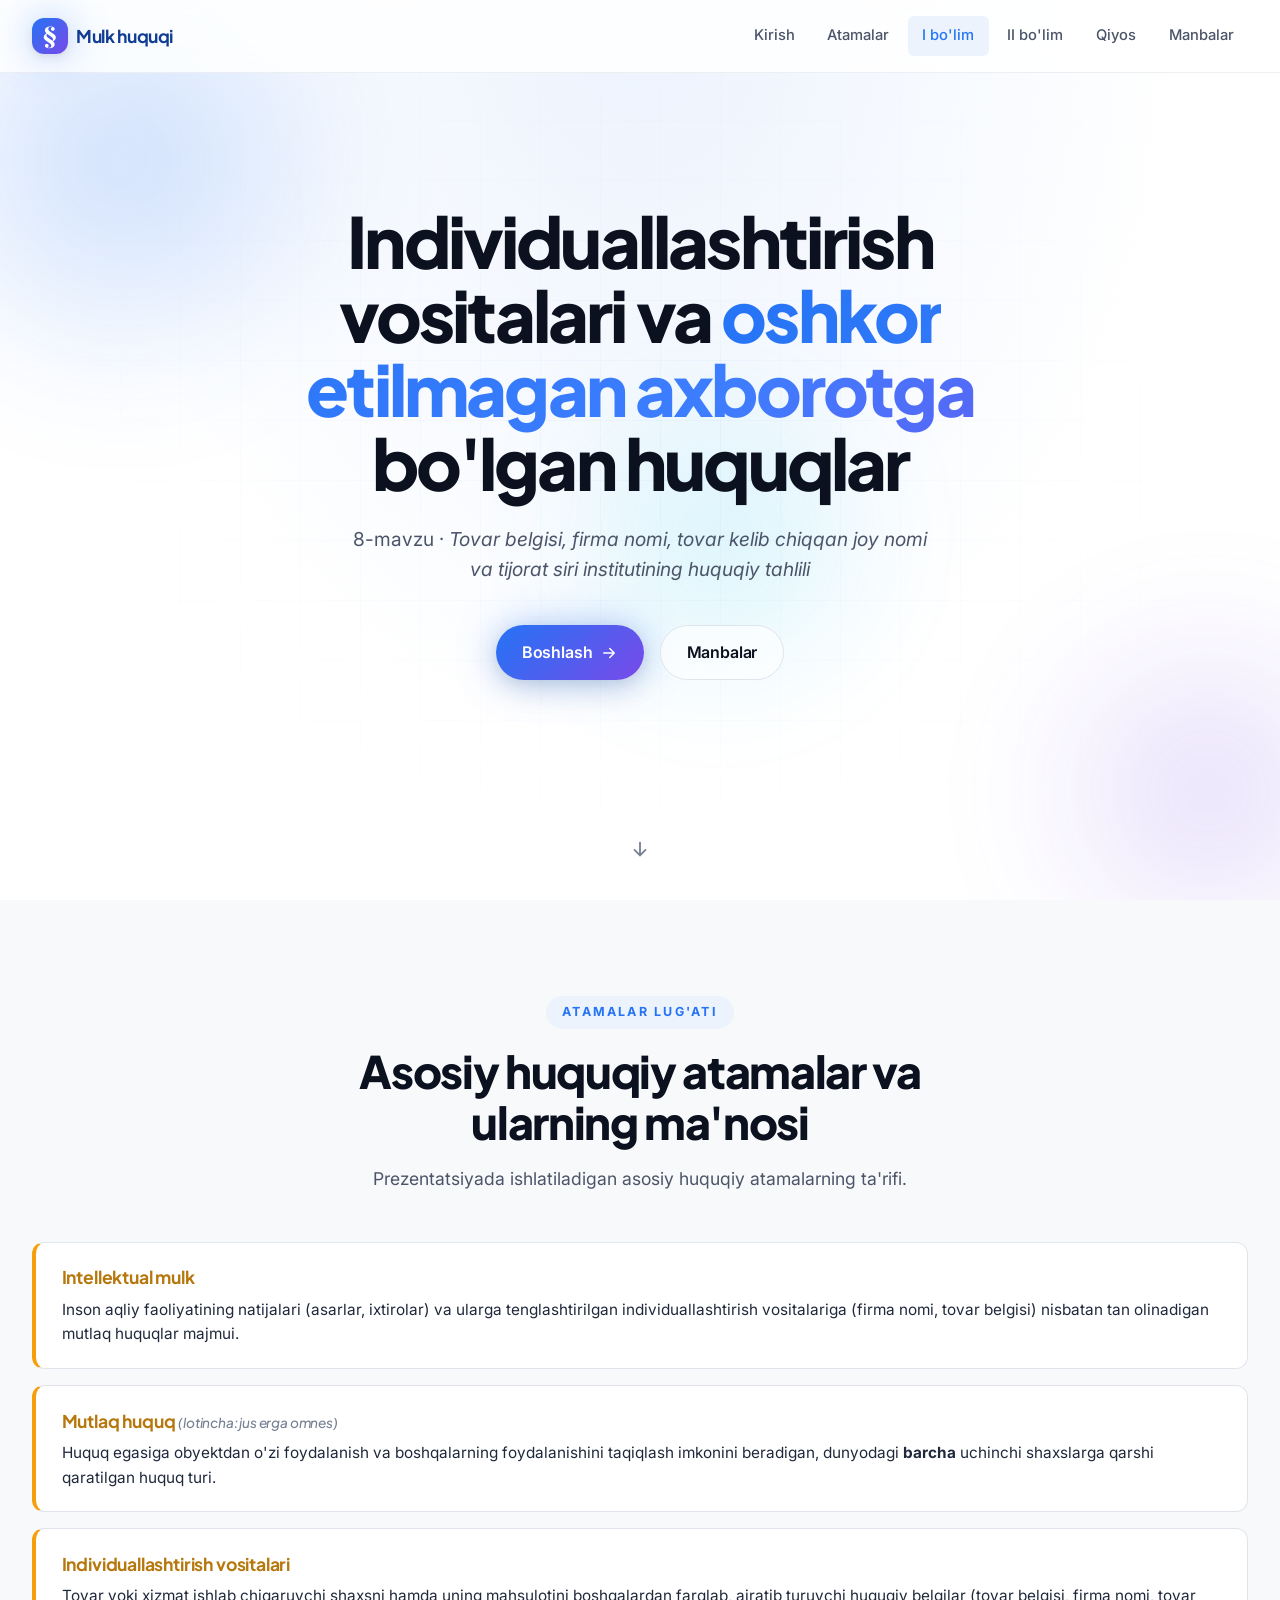
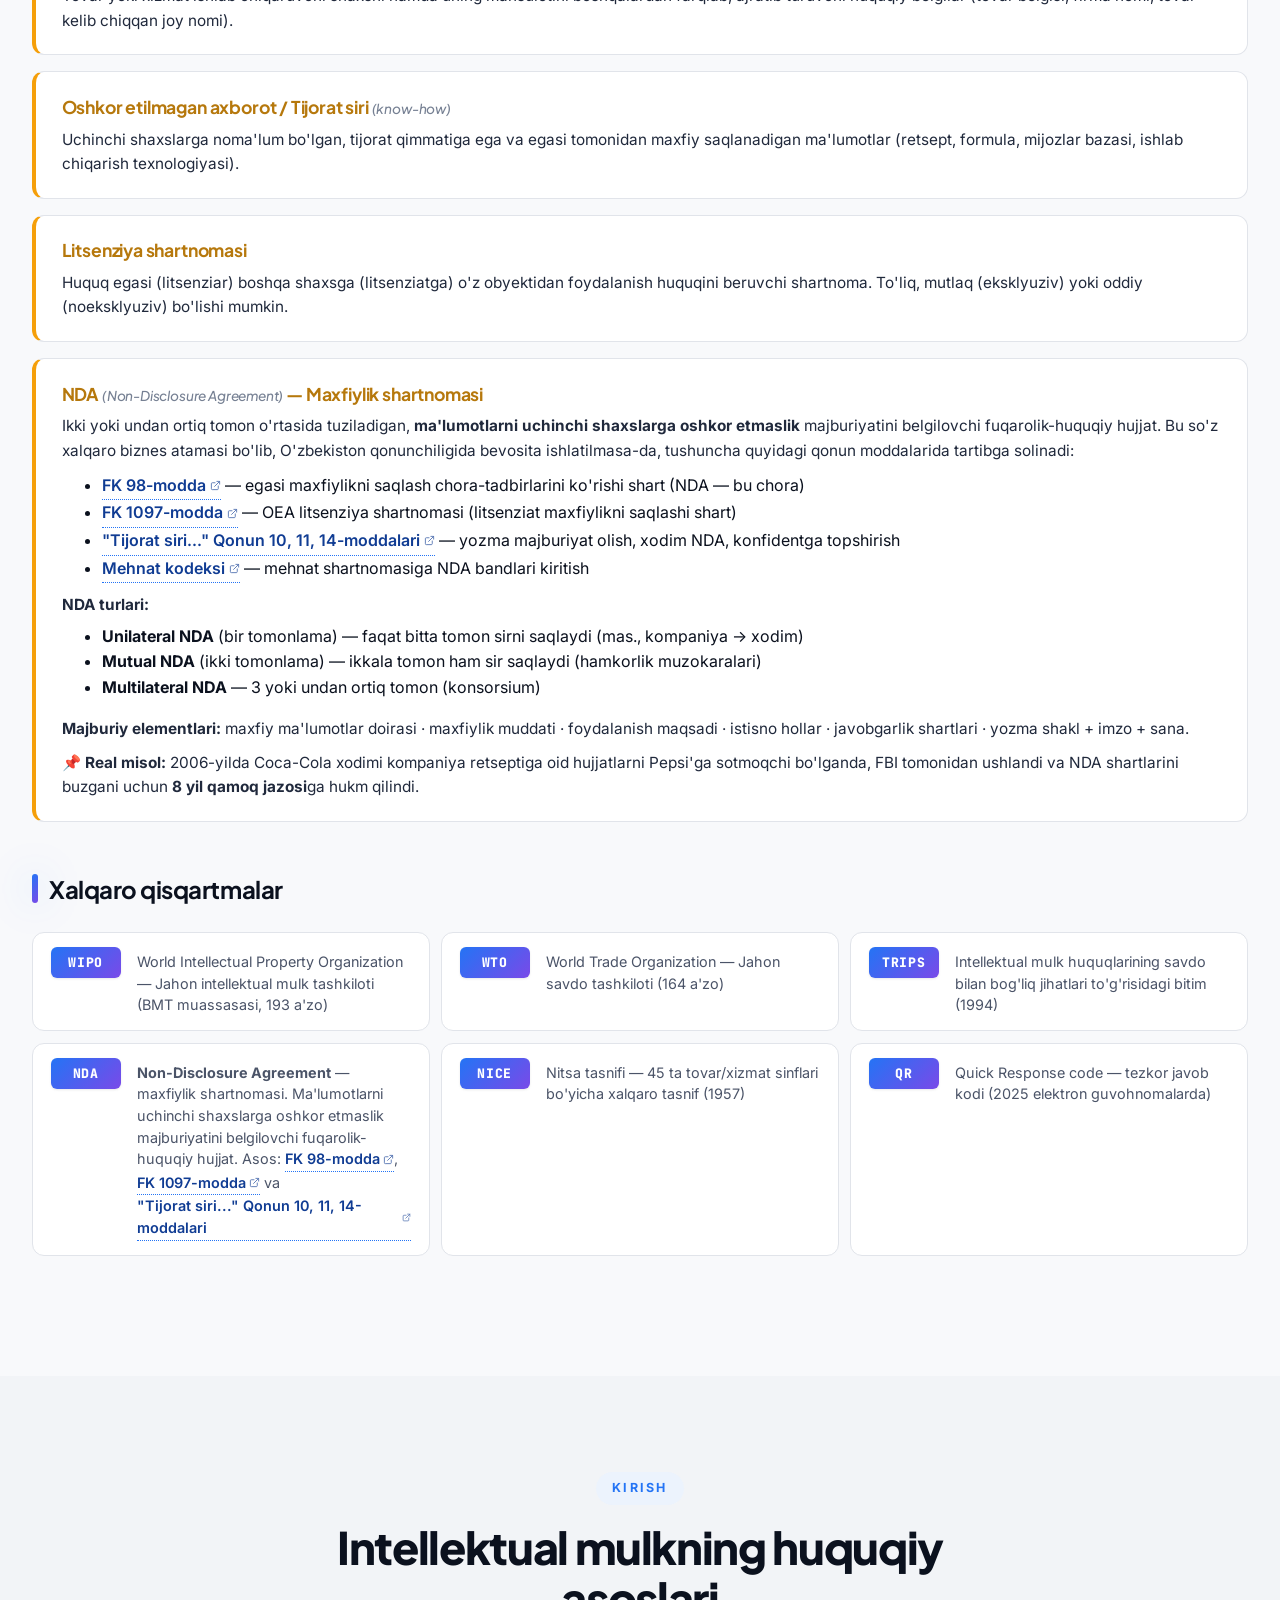
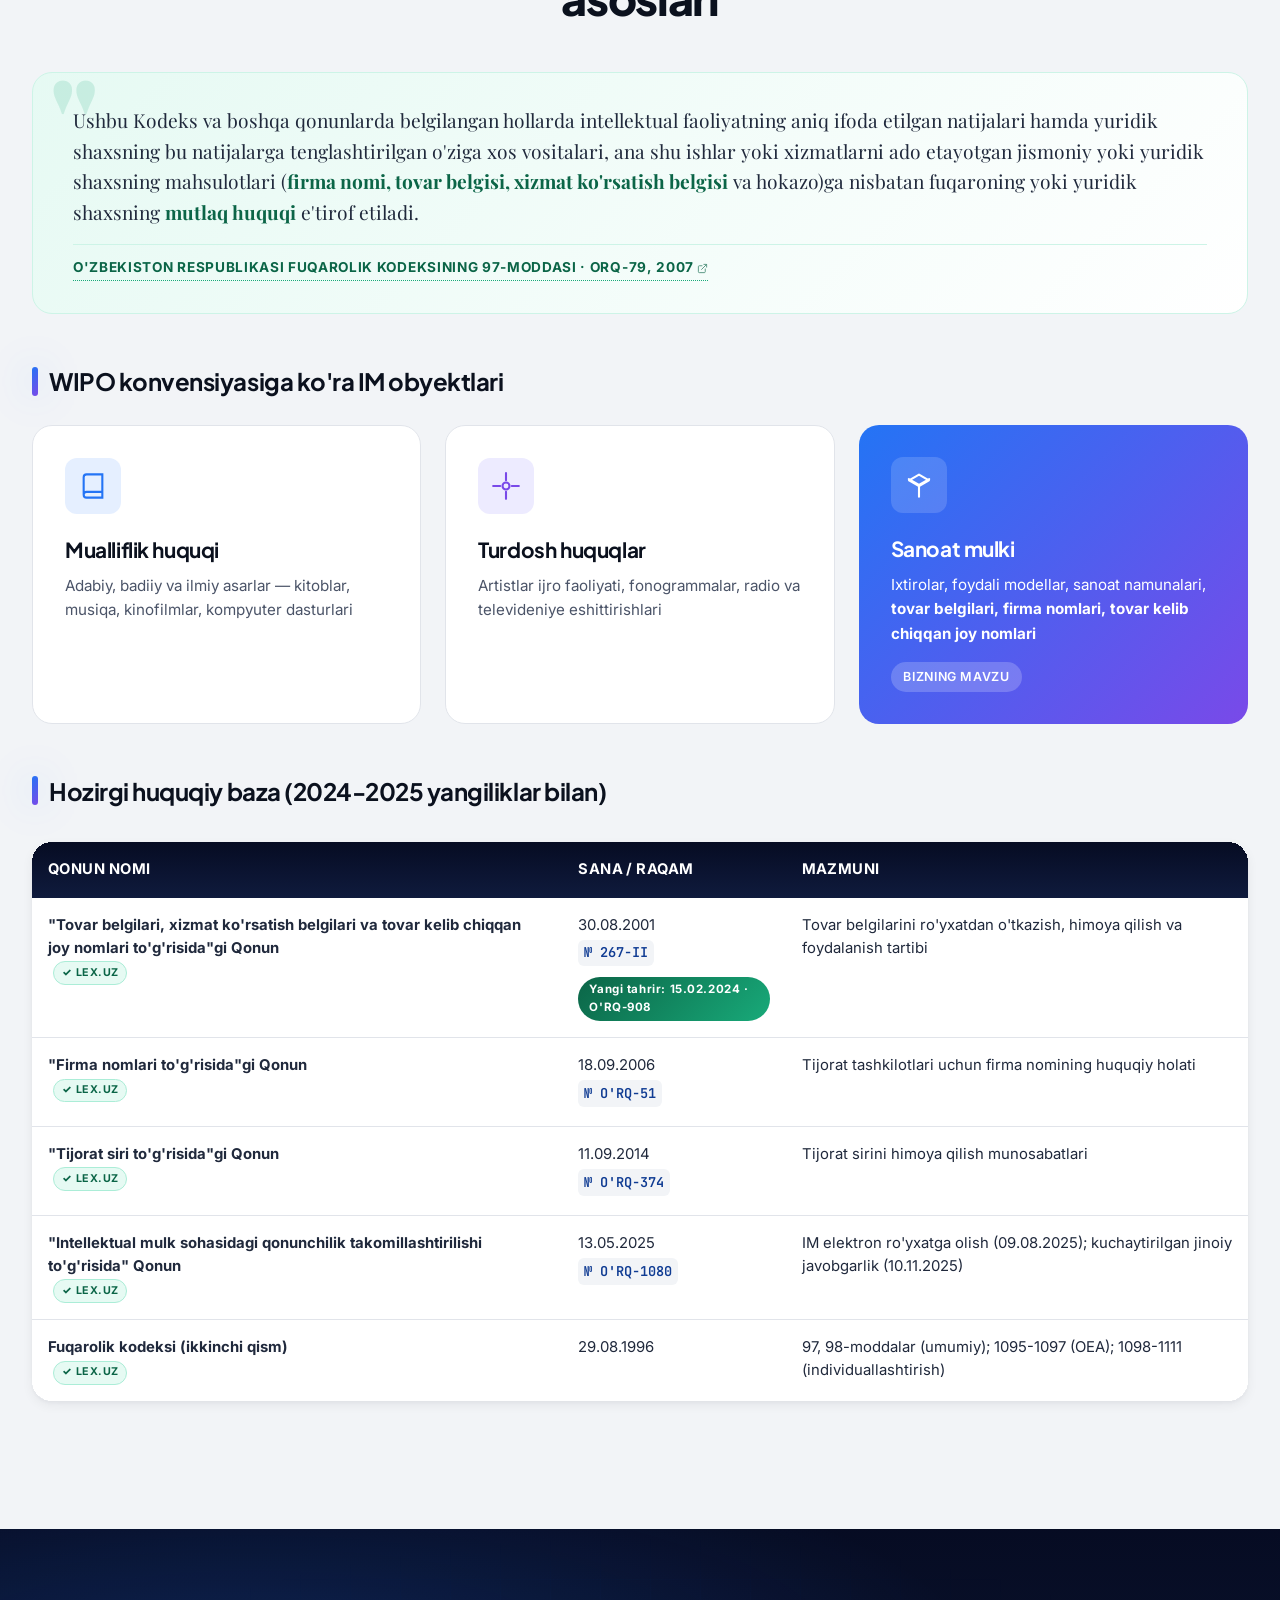
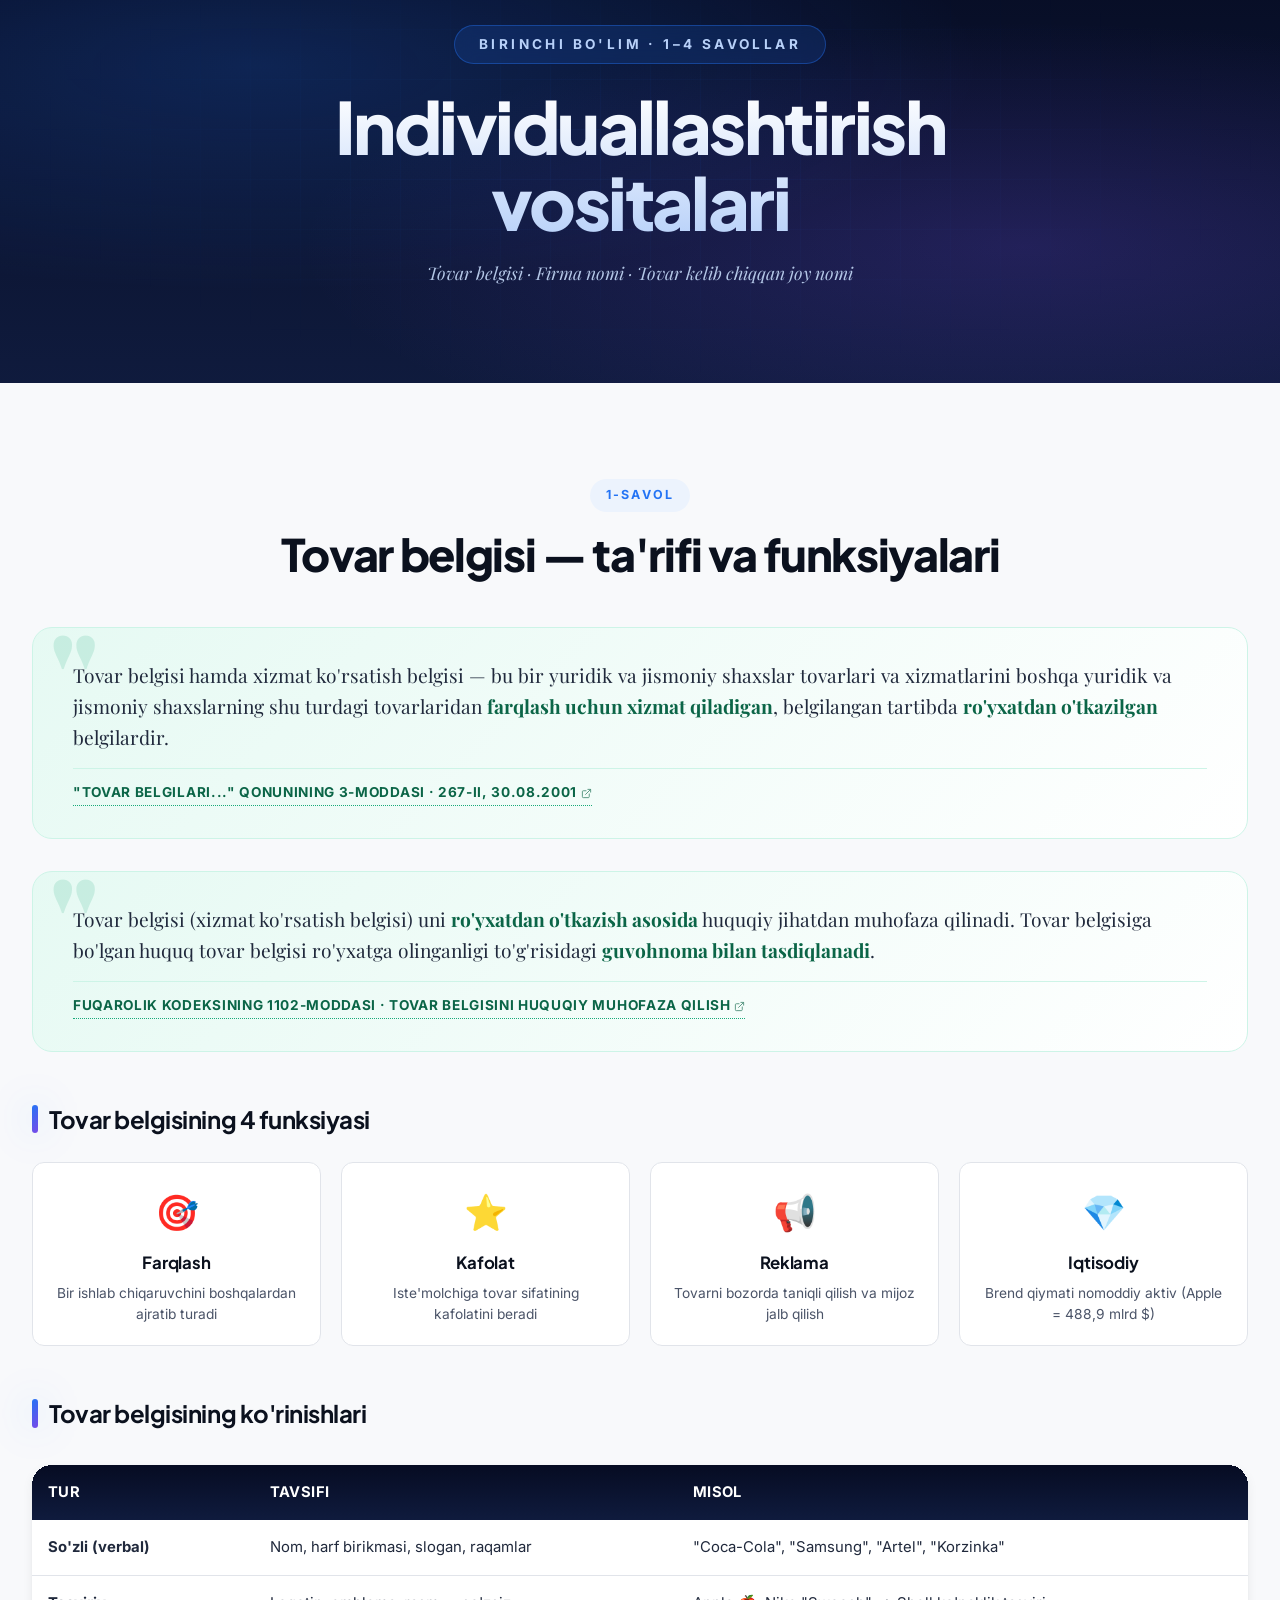
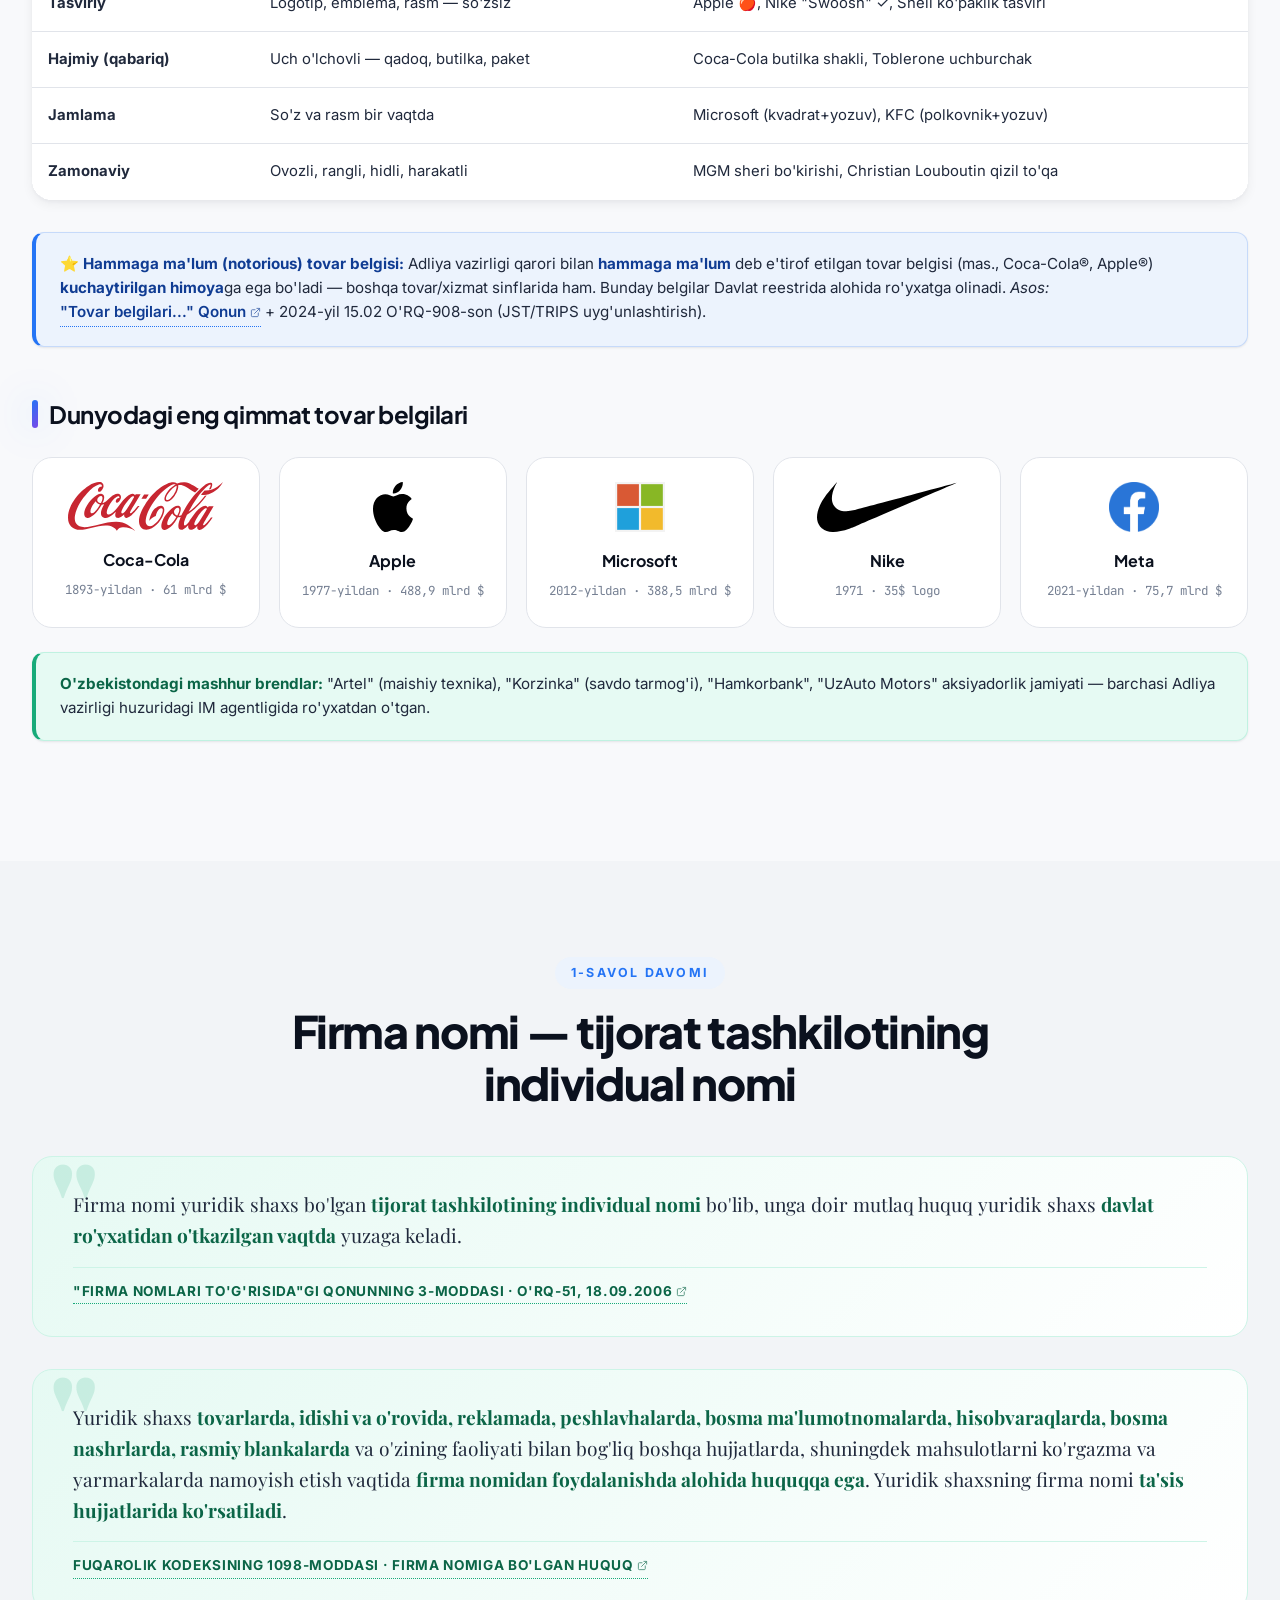
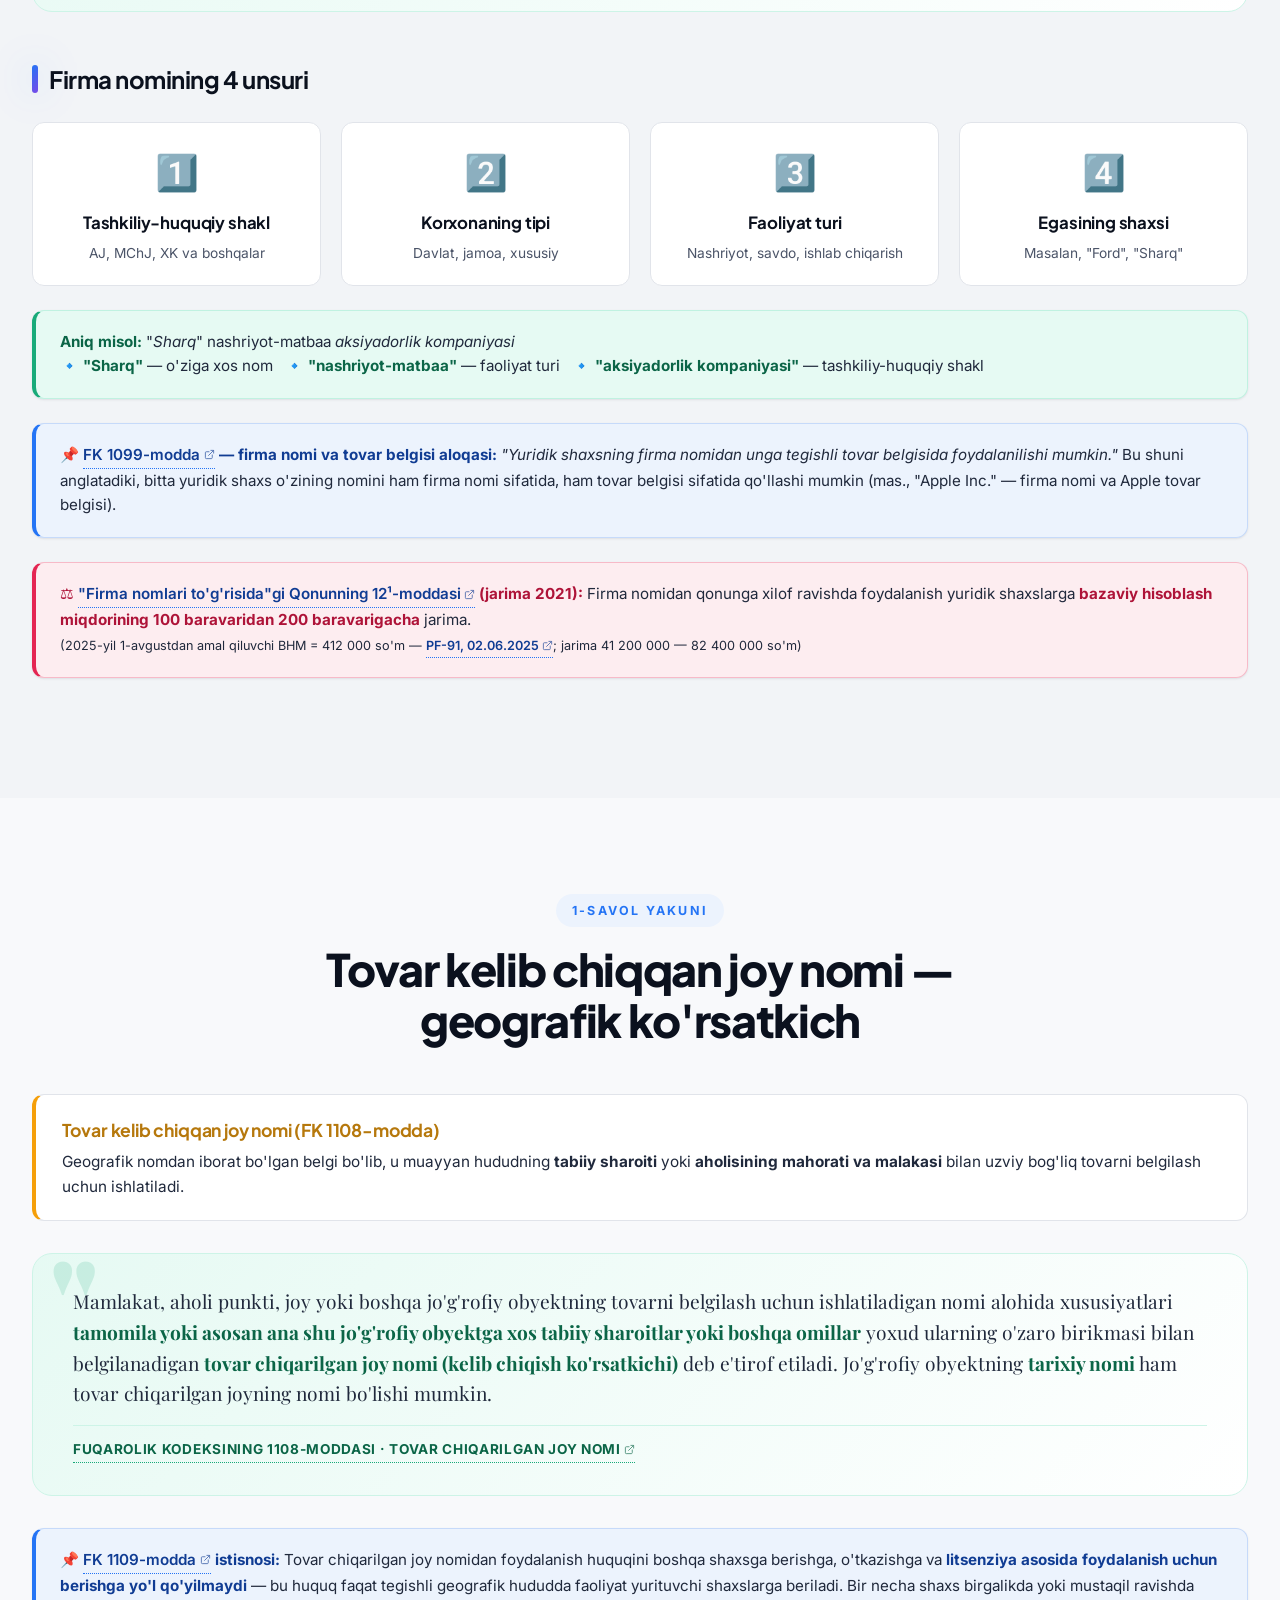
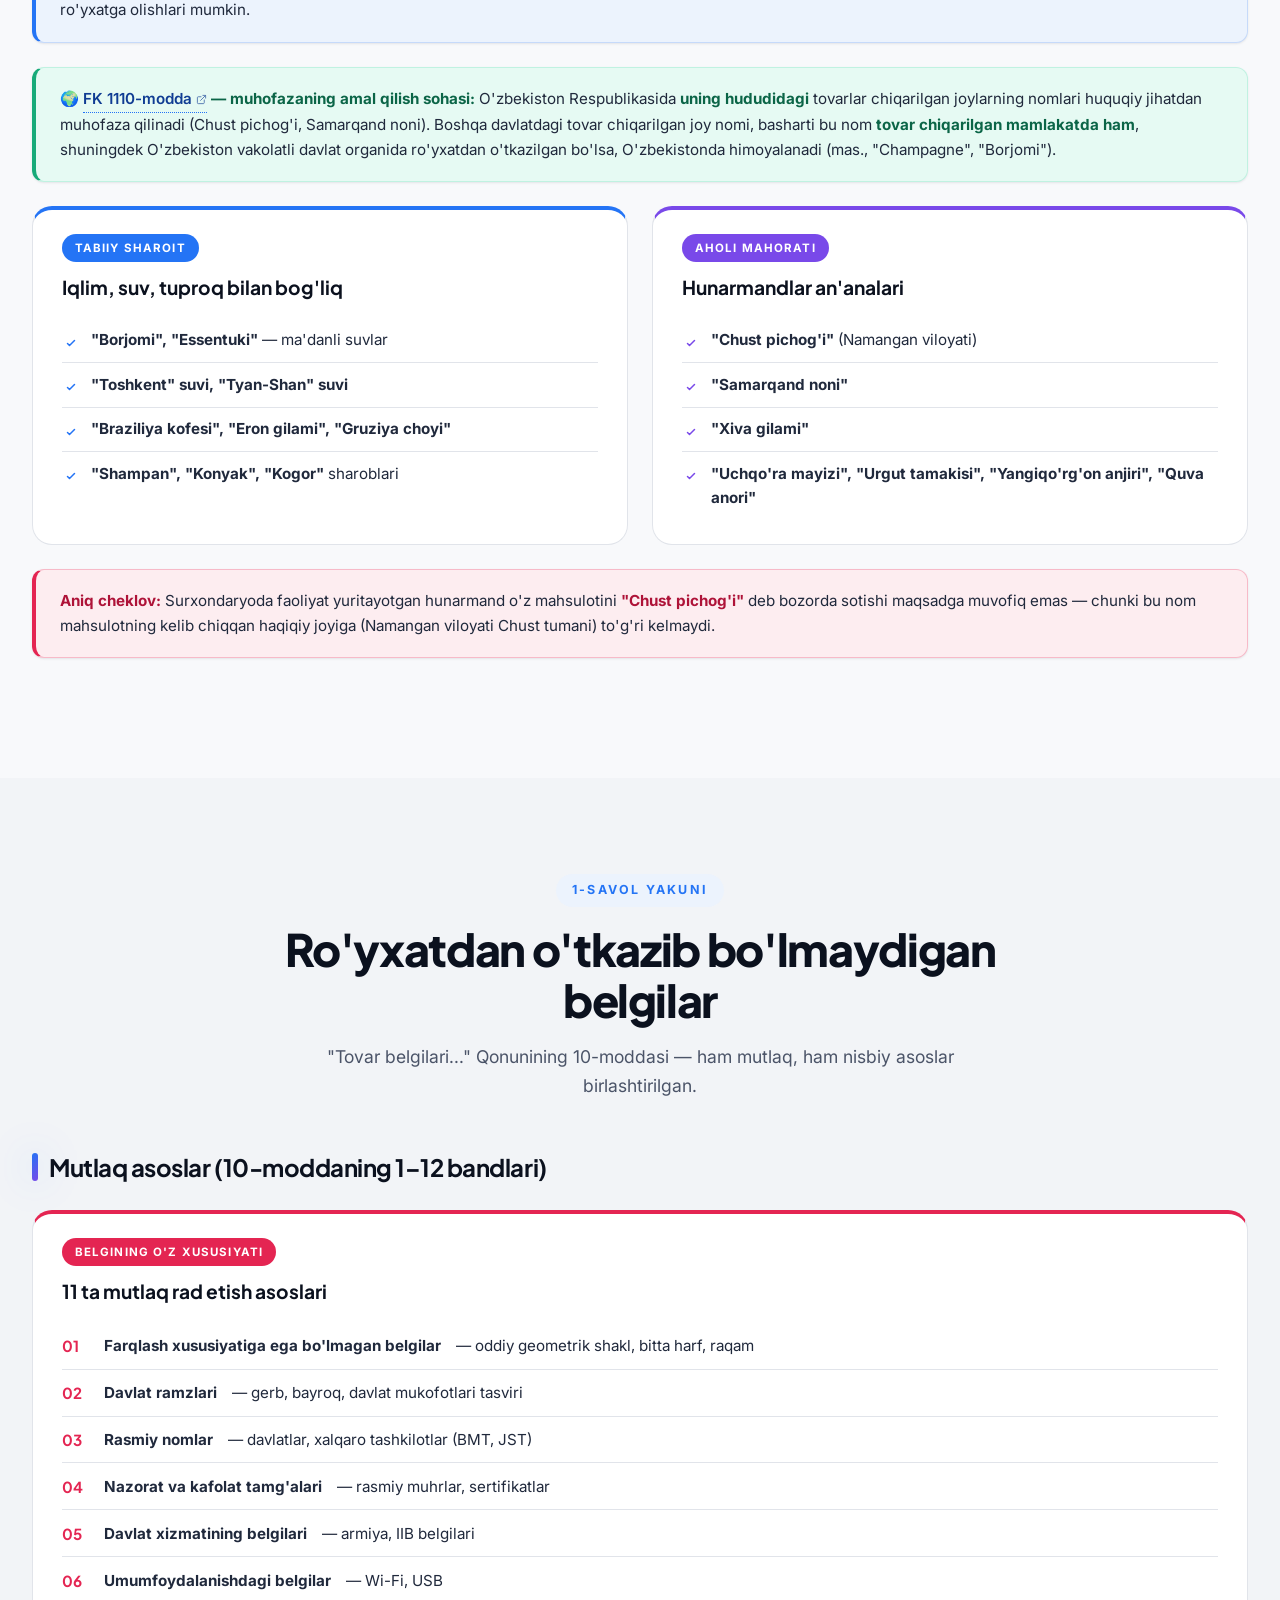
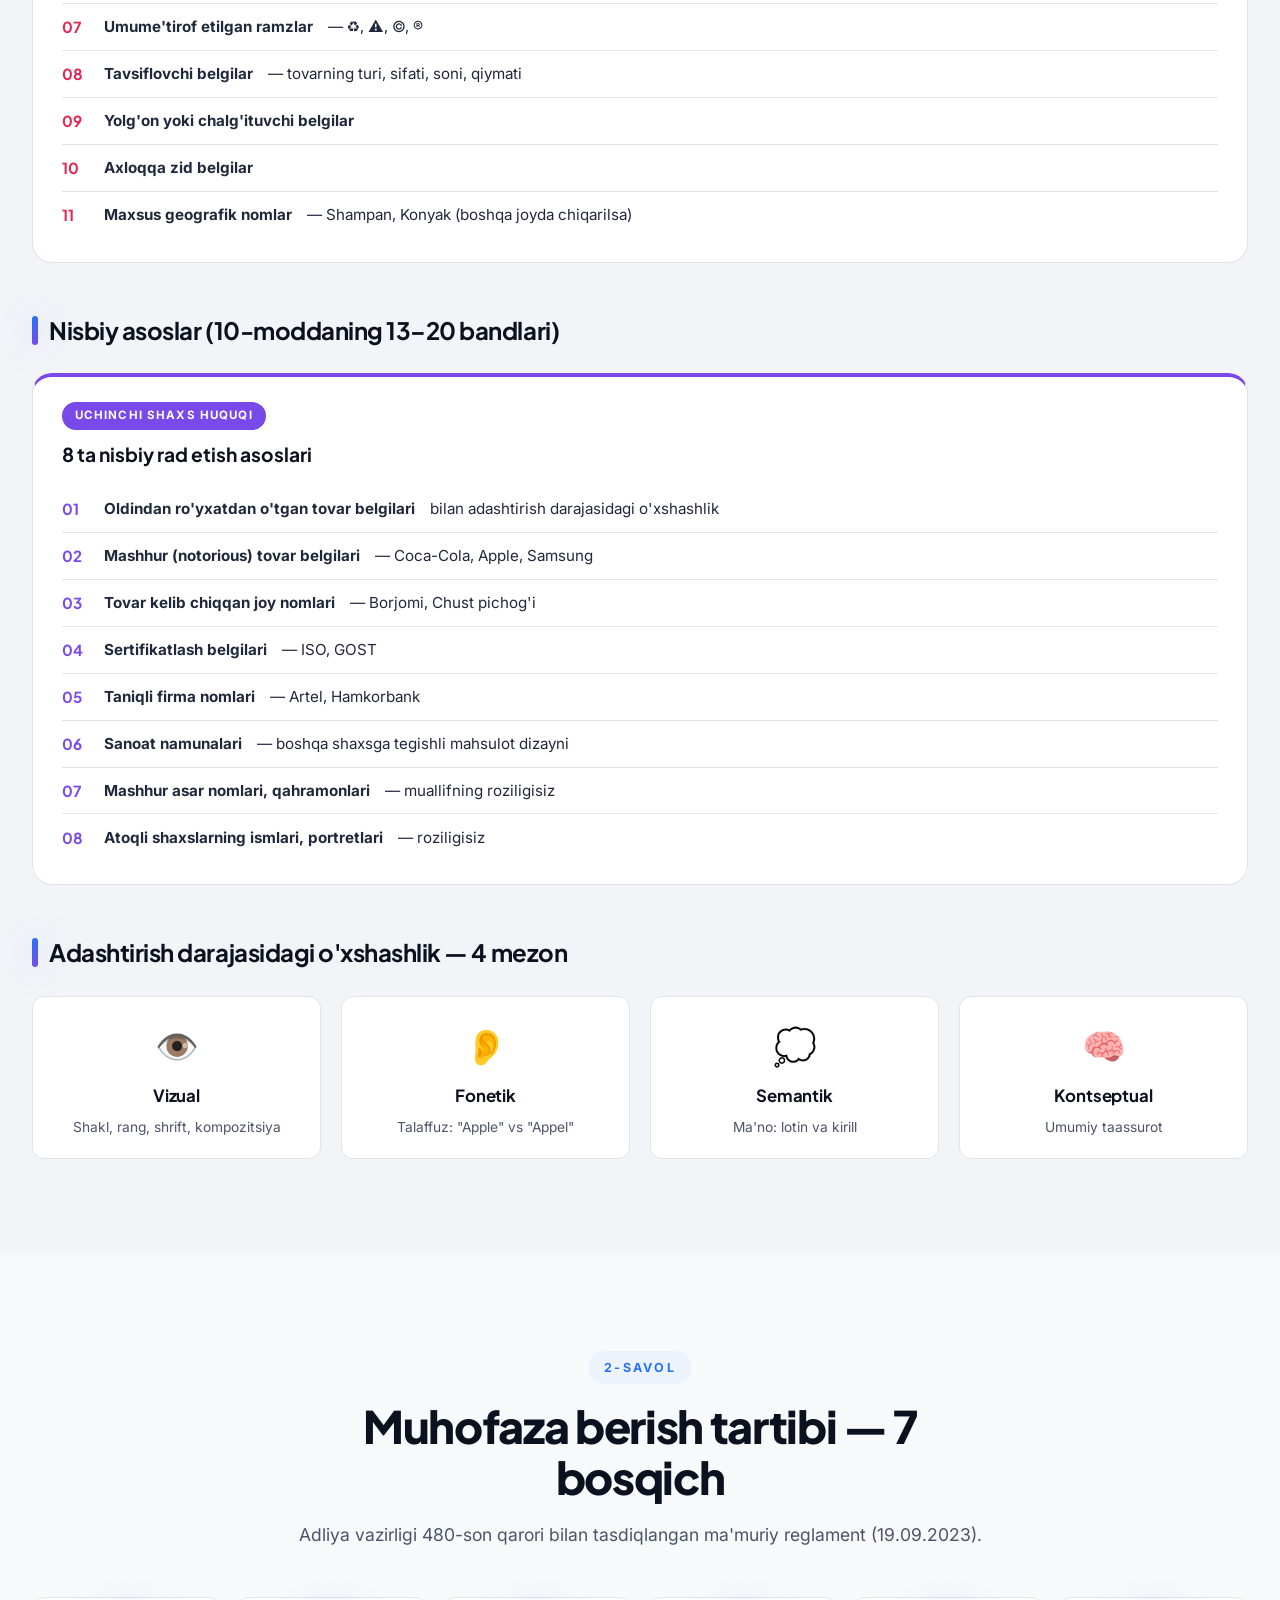
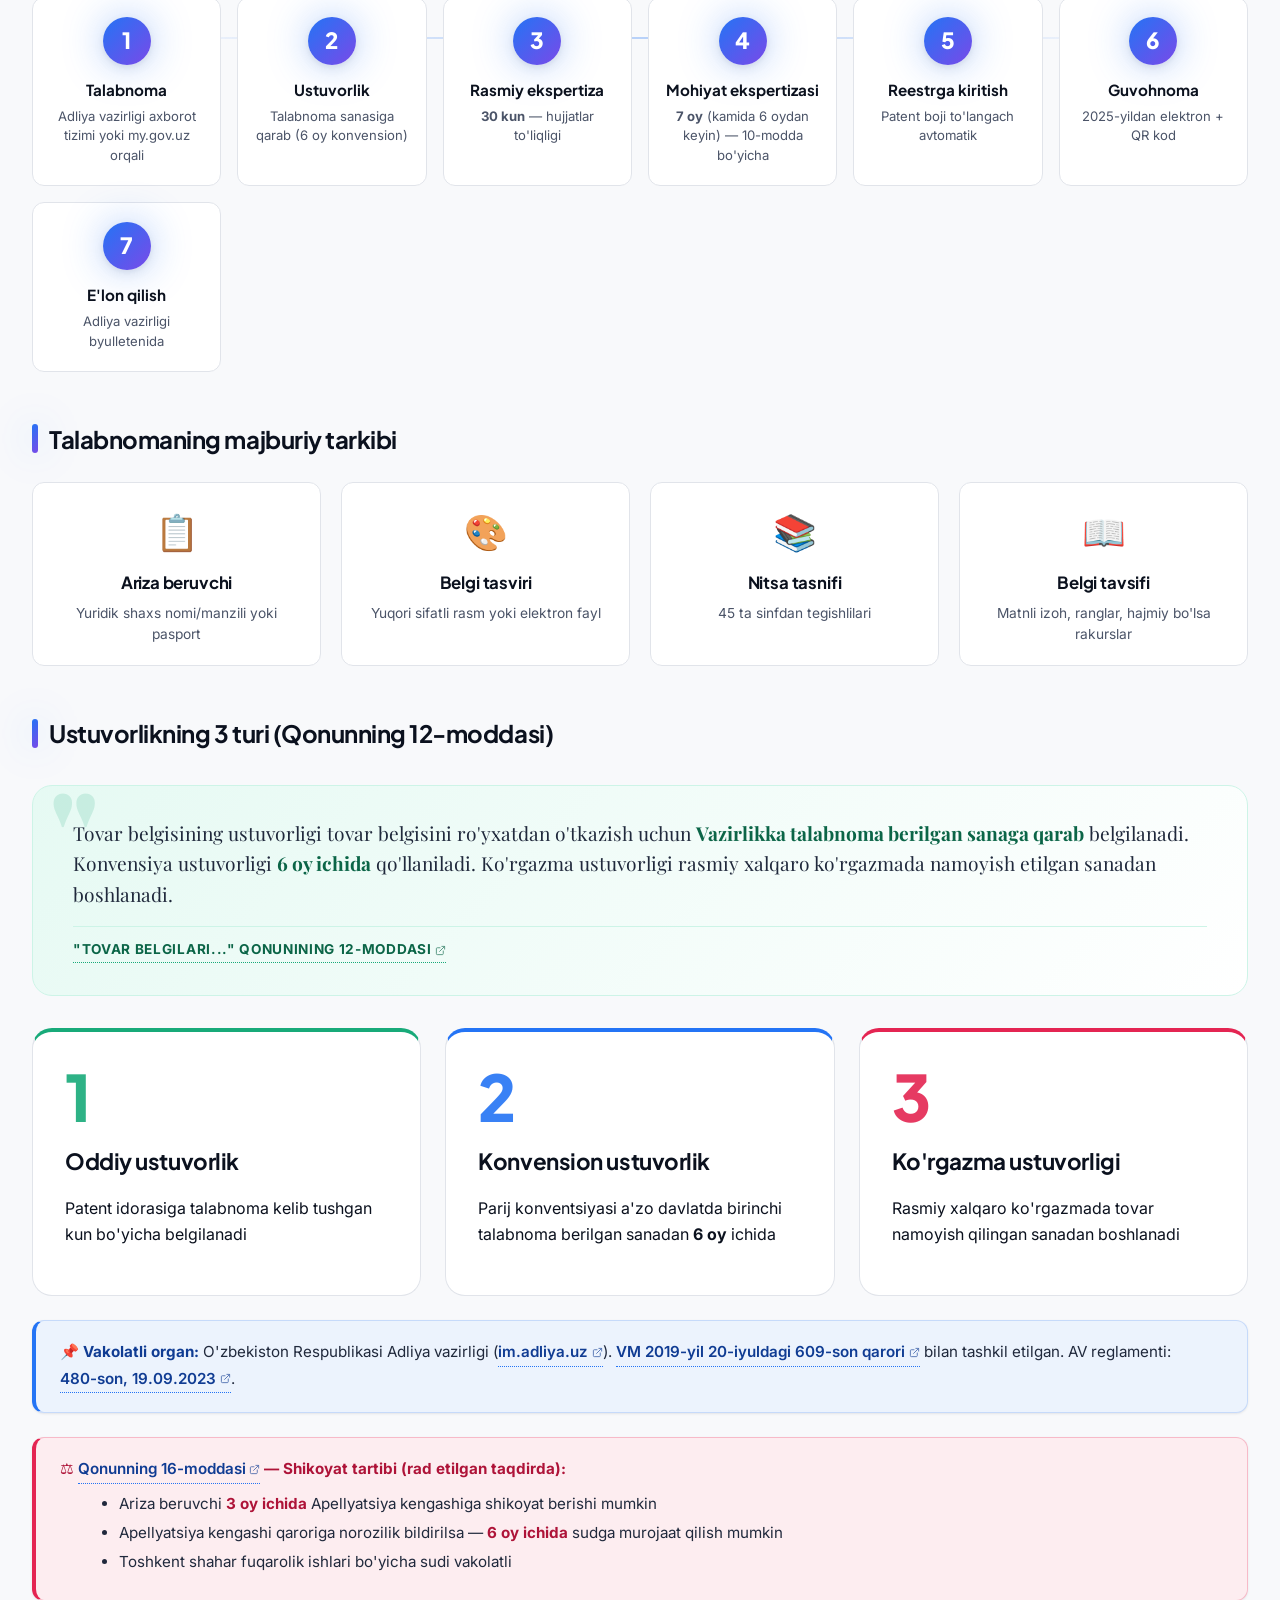
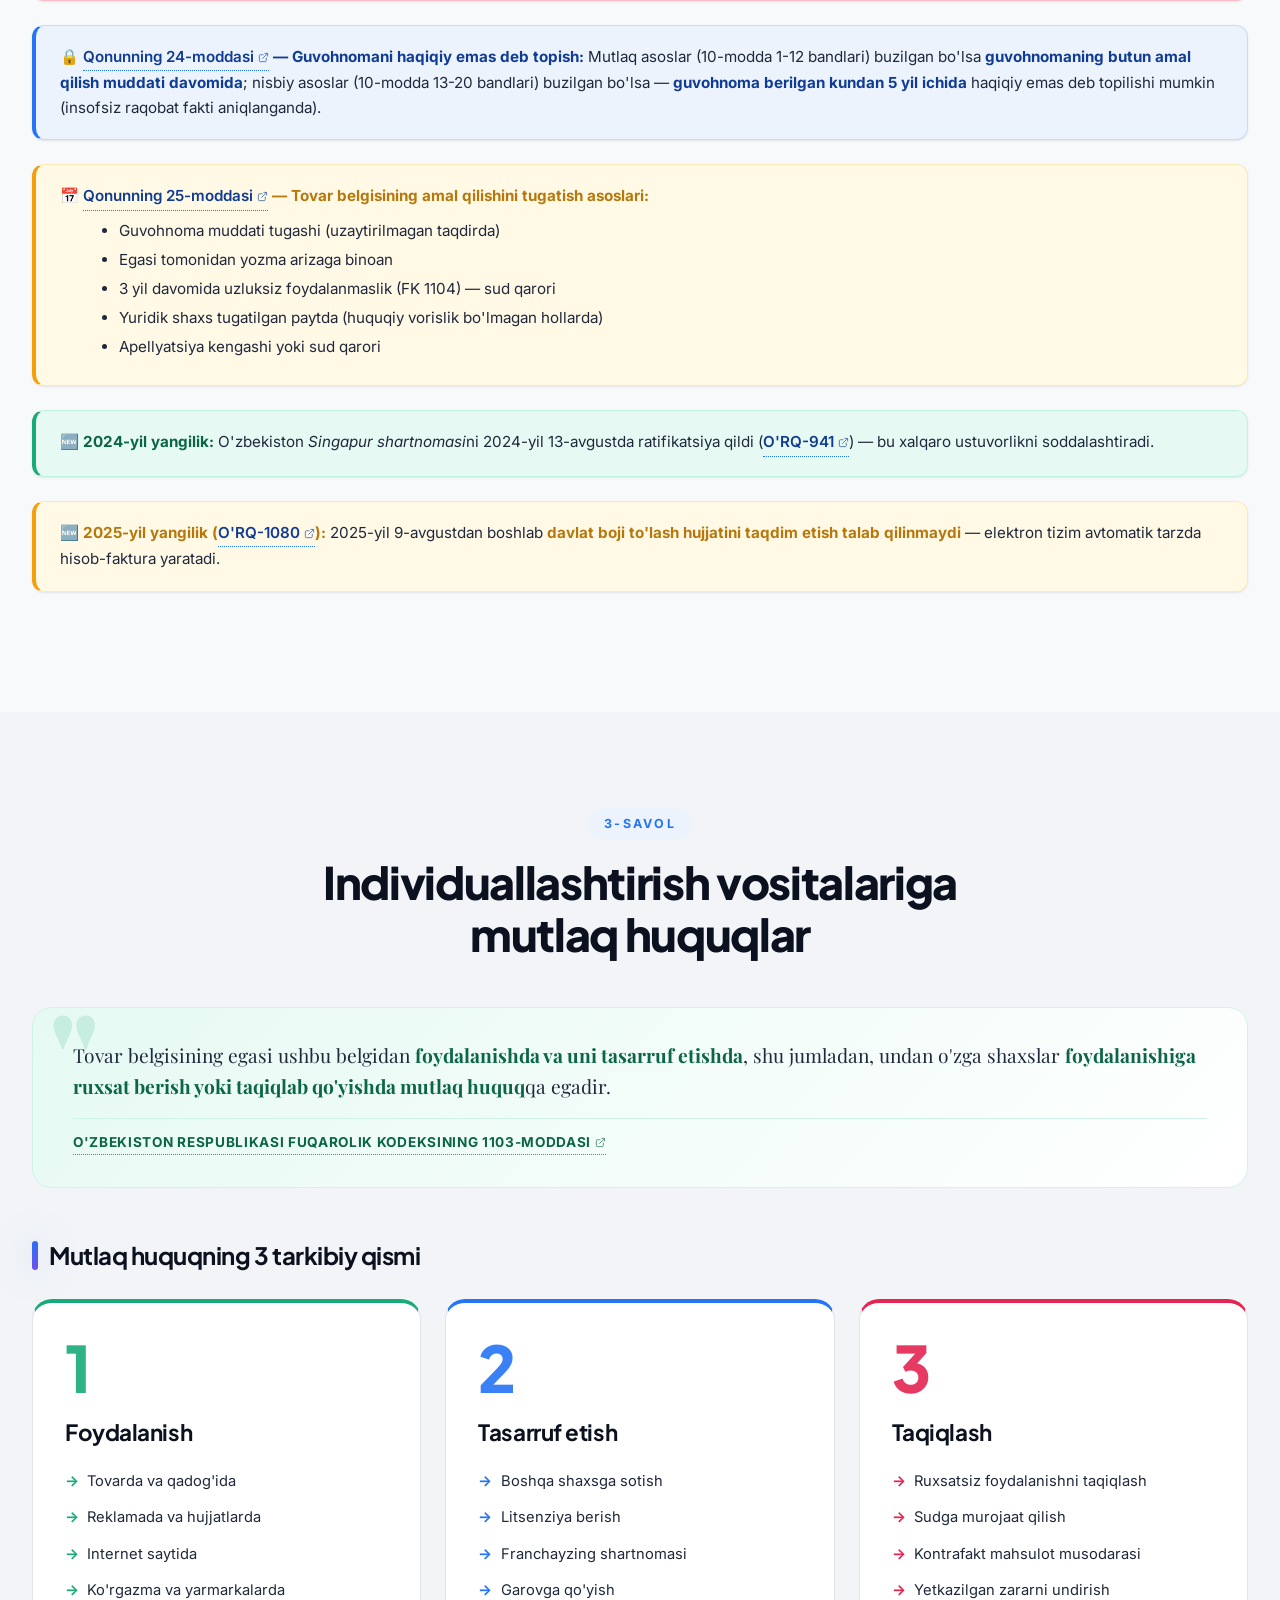
<file: index.html>
<!DOCTYPE html>
<html lang="uz" dir="ltr">
<head>
  <meta charset="UTF-8" />
  <meta name="viewport" content="width=device-width, initial-scale=1.0, viewport-fit=cover" />
  <meta name="color-scheme" content="light" />
  <meta name="theme-color" content="#0d1530" />
  <meta name="description" content="Intellektual mulk huquqi · 8-mavzu — Individuallashtirish vositalari va oshkor etilmagan axborotga bo'lgan huquqlar" />
  <title>IP Law · 8-mavzu · Intellektual mulk huquqi</title>

  <link rel="preconnect" href="https://fonts.googleapis.com" />
  <link rel="preconnect" href="https://fonts.gstatic.com" crossorigin />
  <link href="https://fonts.googleapis.com/css2?family=Plus+Jakarta+Sans:wght@400;500;600;700;800&family=Inter:wght@300;400;500;600;700;800&family=Playfair+Display:wght@700;800;900&family=JetBrains+Mono:wght@400;500;700&display=swap" rel="stylesheet" />

  <link rel="stylesheet" href="css/custom.css" />
</head>
<body>

<!-- ═════════════ NAVIGATION ═════════════ -->
<header class="site-header" id="header">
  <div class="container nav-wrapper">
    <a href="#hero" class="logo">
      <span class="logo-mark">§</span>
      <span class="logo-text"><strong>Mulk huquqi</strong></span>
    </a>
    <nav class="site-nav" aria-label="Asosiy navigatsiya">
      <a href="#intro" class="nav-link">Kirish</a>
      <a href="#glossary" class="nav-link">Atamalar</a>
      <a href="#part1" class="nav-link">I bo'lim</a>
      <a href="#part2" class="nav-link">II bo'lim</a>
      <a href="#comparison" class="nav-link">Qiyos</a>
      <a href="#sources" class="nav-link">Manbalar</a>
    </nav>
    <button class="nav-toggle" id="navToggle" aria-label="Menyu">
      <span></span><span></span><span></span>
    </button>
  </div>
  <div class="scroll-progress" id="scrollProgress"></div>
</header>

<!-- ═════════════ HERO ═════════════ -->
<section class="hero" id="hero">
  <div class="hero-bg">
    <div class="orb orb-1"></div>
    <div class="orb orb-2"></div>
    <div class="orb orb-3"></div>
    <div class="grid-pattern"></div>
  </div>
  <div class="container hero-content">
    <h1 class="hero-title reveal-up">
      Individuallashtirish vositalari va
      <span class="gradient-text">oshkor etilmagan axborotga</span>
      bo'lgan huquqlar
    </h1>
    <p class="hero-subtitle reveal-up">
      8-mavzu &middot; <em>Tovar belgisi, firma nomi, tovar kelib chiqqan joy nomi va tijorat siri institutining huquqiy tahlili</em>
    </p>
    <div class="hero-cta reveal-up">
      <a href="#intro" class="btn btn-primary">
        <span>Boshlash</span>
        <svg width="18" height="18" viewBox="0 0 24 24" fill="none"><path d="M5 12h14M13 6l6 6-6 6" stroke="currentColor" stroke-width="2" stroke-linecap="round" stroke-linejoin="round"/></svg>
      </a>
      <a href="#sources" class="btn btn-ghost">Manbalar</a>
    </div>

  </div>
  <a href="#intro" class="scroll-indicator" aria-label="Pastga">
    <svg width="22" height="22" viewBox="0 0 24 24" fill="none"><path d="M12 5v14M6 13l6 6 6-6" stroke="currentColor" stroke-width="2" stroke-linecap="round" stroke-linejoin="round"/></svg>
  </a>
</section>


<!-- ═════════════ GLOSSARY ═════════════ -->
<section class="section" id="glossary">
  <div class="container">
    <div class="section-head reveal-up">
      <span class="eyebrow">Atamalar lug'ati</span>
      <h2 class="section-title">Asosiy huquqiy atamalar va ularning ma'nosi</h2>
      <p class="section-lede">Prezentatsiyada ishlatiladigan asosiy huquqiy atamalarning ta'rifi.</p>
    </div>

    <div class="def-stack reveal-up">
      <div class="def-item">
        <h4>Intellektual mulk</h4>
        <p>Inson aqliy faoliyatining natijalari (asarlar, ixtirolar) va ularga tenglashtirilgan individuallashtirish vositalariga (firma nomi, tovar belgisi) nisbatan tan olinadigan mutlaq huquqlar majmui.</p>
      </div>
      <div class="def-item">
        <h4>Mutlaq huquq <em>(lotincha: jus erga omnes)</em></h4>
        <p>Huquq egasiga obyektdan o'zi foydalanish va boshqalarning foydalanishini taqiqlash imkonini beradigan, dunyodagi <strong>barcha</strong> uchinchi shaxslarga qarshi qaratilgan huquq turi.</p>
      </div>
      <div class="def-item">
        <h4>Individuallashtirish vositalari</h4>
        <p>Tovar yoki xizmat ishlab chiqaruvchi shaxsni hamda uning mahsulotini boshqalardan farqlab, ajratib turuvchi huquqiy belgilar (tovar belgisi, firma nomi, tovar kelib chiqqan joy nomi).</p>
      </div>
      <div class="def-item">
        <h4>Oshkor etilmagan axborot / Tijorat siri <em>(know-how)</em></h4>
        <p>Uchinchi shaxslarga noma'lum bo'lgan, tijorat qimmatiga ega va egasi tomonidan maxfiy saqlanadigan ma'lumotlar (retsept, formula, mijozlar bazasi, ishlab chiqarish texnologiyasi).</p>
      </div>
      <div class="def-item">
        <h4>Litsenziya shartnomasi</h4>
        <p>Huquq egasi (litsenziar) boshqa shaxsga (litsenziatga) o'z obyektidan foydalanish huquqini beruvchi shartnoma. To'liq, mutlaq (eksklyuziv) yoki oddiy (noeksklyuziv) bo'lishi mumkin.</p>
      </div>
      <div class="def-item">
        <h4>NDA <em>(Non-Disclosure Agreement)</em> — Maxfiylik shartnomasi</h4>
        <p>Ikki yoki undan ortiq tomon o'rtasida tuziladigan, <strong>ma'lumotlarni uchinchi shaxslarga oshkor etmaslik</strong> majburiyatini belgilovchi fuqarolik-huquqiy hujjat. Bu so'z xalqaro biznes atamasi bo'lib, O'zbekiston qonunchiligida bevosita ishlatilmasa-da, tushuncha quyidagi qonun moddalarida tartibga solinadi:</p>
        <ul style="margin-top: 0.6rem; margin-bottom: 0.6rem;">
          <li><a href="https://lex.uz/docs/-111189" target="_blank" rel="noopener noreferrer" class="law-link">FK 98-modda</a> — egasi maxfiylikni saqlash chora-tadbirlarini ko'rishi shart (NDA — bu chora)</li>
          <li><a href="https://lex.uz/docs/-180552" target="_blank" rel="noopener noreferrer" class="law-link">FK 1097-modda</a> — OEA litsenziya shartnomasi (litsenziat maxfiylikni saqlashi shart)</li>
          <li><a href="https://lex.uz/docs/-2460801" target="_blank" rel="noopener noreferrer" class="law-link">"Tijorat siri..." Qonun 10, 11, 14-moddalari</a> — yozma majburiyat olish, xodim NDA, konfidentga topshirish</li>
          <li><a href="https://lex.uz/docs/-6257288" target="_blank" rel="noopener noreferrer" class="law-link">Mehnat kodeksi</a> — mehnat shartnomasiga NDA bandlari kiritish</li>
        </ul>
        <p><strong>NDA turlari:</strong></p>
        <ul style="margin-top: 0.4rem;">
          <li><strong>Unilateral NDA</strong> (bir tomonlama) — faqat bitta tomon sirni saqlaydi (mas., kompaniya → xodim)</li>
          <li><strong>Mutual NDA</strong> (ikki tomonlama) — ikkala tomon ham sir saqlaydi (hamkorlik muzokaralari)</li>
          <li><strong>Multilateral NDA</strong> — 3 yoki undan ortiq tomon (konsorsium)</li>
        </ul>
        <p style="margin-top: 0.6rem;"><strong>Majburiy elementlari:</strong> maxfiy ma'lumotlar doirasi · maxfiylik muddati · foydalanish maqsadi · istisno hollar · javobgarlik shartlari · yozma shakl + imzo + sana.</p>
        <p style="margin-top: 0.6rem;"><strong>📌 Real misol:</strong> 2006-yilda Coca-Cola xodimi kompaniya retseptiga oid hujjatlarni Pepsi'ga sotmoqchi bo'lganda, FBI tomonidan ushlandi va NDA shartlarini buzgani uchun <strong>8 yil qamoq jazosi</strong>ga hukm qilindi.</p>
      </div>
    </div>

    <h3 class="subheading reveal-up">Xalqaro qisqartmalar</h3>
    <div class="abbr-grid reveal-up">
      <div class="abbr-item"><span class="abbr">WIPO</span><span>World Intellectual Property Organization — Jahon intellektual mulk tashkiloti (BMT muassasasi, 193 a'zo)</span></div>
      <div class="abbr-item"><span class="abbr">WTO</span><span>World Trade Organization — Jahon savdo tashkiloti (164 a'zo)</span></div>
      <div class="abbr-item"><span class="abbr">TRIPS</span><span>Intellektual mulk huquqlarining savdo bilan bog'liq jihatlari to'g'risidagi bitim (1994)</span></div>
      <div class="abbr-item"><span class="abbr">NDA</span><span><strong>Non-Disclosure Agreement</strong> — maxfiylik shartnomasi. Ma'lumotlarni uchinchi shaxslarga oshkor etmaslik majburiyatini belgilovchi fuqarolik-huquqiy hujjat. Asos: <a href="https://lex.uz/docs/-111189" target="_blank" rel="noopener noreferrer" class="law-link">FK 98-modda</a>, <a href="https://lex.uz/docs/-180552" target="_blank" rel="noopener noreferrer" class="law-link">FK 1097-modda</a> va <a href="https://lex.uz/docs/-2460801" target="_blank" rel="noopener noreferrer" class="law-link">"Tijorat siri..." Qonun 10, 11, 14-moddalari</a></span></div>
      <div class="abbr-item"><span class="abbr">NICE</span><span>Nitsa tasnifi — 45 ta tovar/xizmat sinflari bo'yicha xalqaro tasnif (1957)</span></div>
      <div class="abbr-item"><span class="abbr">QR</span><span>Quick Response code — tezkor javob kodi (2025 elektron guvohnomalarda)</span></div>
    </div>
  </div>
</section>


<!-- ═════════════ INTRO ═════════════ -->
<section class="section section-alt" id="intro">
  <div class="container">
    <div class="section-head reveal-up">
      <span class="eyebrow">Kirish</span>
      <h2 class="section-title">Intellektual mulkning huquqiy asoslari</h2>
    </div>

    <div class="law-quote reveal-up">
      <div class="law-quote-mark">"</div>
      <p>Ushbu Kodeks va boshqa qonunlarda belgilangan hollarda intellektual faoliyatning aniq ifoda etilgan natijalari hamda yuridik shaxsning bu natijalarga tenglashtirilgan o'ziga xos vositalari, ana shu ishlar yoki xizmatlarni ado etayotgan jismoniy yoki yuridik shaxsning mahsulotlari (<strong>firma nomi, tovar belgisi, xizmat ko'rsatish belgisi</strong> va hokazo)ga nisbatan fuqaroning yoki yuridik shaxsning <strong>mutlaq huquqi</strong> e'tirof etiladi.</p>
      <cite><a href="https://lex.uz/docs/-111189" target="_blank" rel="noopener noreferrer" class="law-link">O'zbekiston Respublikasi Fuqarolik kodeksining 97-moddasi · ORQ-79, 2007</a></cite>
    </div>

    <h3 class="subheading reveal-up">WIPO konvensiyasiga ko'ra IM obyektlari</h3>
    <div class="grid-3 reveal-up">
      <article class="feature-card">
        <div class="feature-icon" style="--accent: var(--c-primary)">
          <svg viewBox="0 0 24 24" fill="none"><path d="M4 19.5A2.5 2.5 0 0 1 6.5 17H20M6.5 2H20v20H6.5A2.5 2.5 0 0 1 4 19.5v-15A2.5 2.5 0 0 1 6.5 2z" stroke="currentColor" stroke-width="1.8" stroke-linecap="round"/></svg>
        </div>
        <h3>Mualliflik huquqi</h3>
        <p>Adabiy, badiiy va ilmiy asarlar — kitoblar, musiqa, kinofilmlar, kompyuter dasturlari</p>
      </article>
      <article class="feature-card">
        <div class="feature-icon" style="--accent: var(--c-violet)">
          <svg viewBox="0 0 24 24" fill="none"><circle cx="12" cy="12" r="3" stroke="currentColor" stroke-width="1.8"/><path d="M12 1v6m0 10v6m11-11h-6M7 12H1" stroke="currentColor" stroke-width="1.8" stroke-linecap="round"/></svg>
        </div>
        <h3>Turdosh huquqlar</h3>
        <p>Artistlar ijro faoliyati, fonogrammalar, radio va televideniye eshittirishlari</p>
      </article>
      <article class="feature-card highlight">
        <div class="feature-icon" style="--accent: white">
          <svg viewBox="0 0 24 24" fill="none"><path d="M3.27 6.96 12 12.01l8.73-5.05M12 22.08V12" stroke="currentColor" stroke-width="1.8" stroke-linecap="round"/><path d="m20.49 8.04-8.49-4.92-8.49 4.92 8.49 4.92 8.49-4.92z" stroke="currentColor" stroke-width="1.8" stroke-linecap="round" stroke-linejoin="round"/></svg>
        </div>
        <h3>Sanoat mulki</h3>
        <p>Ixtirolar, foydali modellar, sanoat namunalari, <strong>tovar belgilari, firma nomlari, tovar kelib chiqqan joy nomlari</strong></p>
        <div class="card-tag">Bizning mavzu</div>
      </article>
    </div>

    <h3 class="subheading reveal-up">Hozirgi huquqiy baza (2024-2025 yangiliklar bilan)</h3>
    <div class="laws-table reveal-up">
      <table>
        <thead><tr><th>Qonun nomi</th><th>Sana / Raqam</th><th>Mazmuni</th></tr></thead>
        <tbody>
          <tr>
            <td><strong>"Tovar belgilari, xizmat ko'rsatish belgilari va tovar kelib chiqqan joy nomlari to'g'risida"gi Qonun</strong><br><a href="https://lex.uz/acts/-24925" target="_blank" rel="noopener noreferrer" class="verify-badge">Lex.uz</a></td>
            <td>30.08.2001<br><code>№ 267-II</code><br><span class="status-tag">Yangi tahrir: 15.02.2024 · O'RQ-908</span></td>
            <td>Tovar belgilarini ro'yxatdan o'tkazish, himoya qilish va foydalanish tartibi</td>
          </tr>
          <tr>
            <td><strong>"Firma nomlari to'g'risida"gi Qonun</strong><br><a href="https://lex.uz/docs/-1055517" target="_blank" rel="noopener noreferrer" class="verify-badge">Lex.uz</a></td>
            <td>18.09.2006<br><code>№ O'RQ-51</code></td>
            <td>Tijorat tashkilotlari uchun firma nomining huquqiy holati</td>
          </tr>
          <tr>
            <td><strong>"Tijorat siri to'g'risida"gi Qonun</strong><br><a href="https://lex.uz/docs/-2460801" target="_blank" rel="noopener noreferrer" class="verify-badge">Lex.uz</a></td>
            <td>11.09.2014<br><code>№ O'RQ-374</code></td>
            <td>Tijorat sirini himoya qilish munosabatlari</td>
          </tr>
          <tr>
            <td><strong>"Intellektual mulk sohasidagi qonunchilik takomillashtirilishi to'g'risida" Qonun</strong><br><a href="https://lex.uz/uz/search/ext?q=O'RQ-1080" target="_blank" rel="noopener noreferrer" class="verify-badge">Lex.uz</a></td>
            <td>13.05.2025<br><code>№ O'RQ-1080</code></td>
            <td>IM elektron ro'yxatga olish (09.08.2025); kuchaytirilgan jinoiy javobgarlik (10.11.2025)</td>
          </tr>
          <tr>
            <td><strong>Fuqarolik kodeksi (ikkinchi qism)</strong><br><a href="https://lex.uz/docs/-180552" target="_blank" rel="noopener noreferrer" class="verify-badge">Lex.uz</a></td>
            <td>29.08.1996</td>
            <td>97, 98-moddalar (umumiy); 1095-1097 (OEA); 1098-1111 (individuallashtirish)</td>
          </tr>
        </tbody>
      </table>
    </div>
  </div>
</section>


<!-- ═════════════ I QISM DIVIDER ═════════════ -->
<section class="divider-section" id="part1">
  <div class="container">
    <div class="divider-content reveal-up">
      <span class="divider-badge">BIRINCHI BO'LIM · 1–4 SAVOLLAR</span>
      <h2>Individuallashtirish<br/>vositalari</h2>
      <p>Tovar belgisi · Firma nomi · Tovar kelib chiqqan joy nomi</p>
    </div>
  </div>
</section>


<!-- ═════════════ Q1: TOVAR BELGISI ═════════════ -->
<section class="section" id="q1">
  <div class="container">
    <div class="section-head reveal-up">
      <span class="eyebrow">1-savol</span>
      <h2 class="section-title">Tovar belgisi — ta'rifi va funksiyalari</h2>
    </div>

    <div class="law-quote reveal-up">
      <div class="law-quote-mark">"</div>
      <p>Tovar belgisi hamda xizmat ko'rsatish belgisi — bu bir yuridik va jismoniy shaxslar tovarlari va xizmatlarini boshqa yuridik va jismoniy shaxslarning shu turdagi tovarlaridan <strong>farqlash uchun xizmat qiladigan</strong>, belgilangan tartibda <strong>ro'yxatdan o'tkazilgan</strong> belgilardir.</p>
      <cite><a href="https://lex.uz/acts/-24925" target="_blank" rel="noopener noreferrer" class="law-link">"Tovar belgilari..." Qonunining 3-moddasi · 267-II, 30.08.2001</a></cite>
    </div>

    <div class="law-quote reveal-up" style="--quote-color: var(--c-violet)">
      <div class="law-quote-mark">"</div>
      <p>Tovar belgisi (xizmat ko'rsatish belgisi) uni <strong>ro'yxatdan o'tkazish asosida</strong> huquqiy jihatdan muhofaza qilinadi. Tovar belgisiga bo'lgan huquq tovar belgisi ro'yxatga olinganligi to'g'risidagi <strong>guvohnoma bilan tasdiqlanadi</strong>.</p>
      <cite><a href="https://lex.uz/docs/-180552" target="_blank" rel="noopener noreferrer" class="law-link">Fuqarolik kodeksining 1102-moddasi · Tovar belgisini huquqiy muhofaza qilish</a></cite>
    </div>

    <h3 class="subheading reveal-up">Tovar belgisining 4 funksiyasi</h3>
    <div class="grid-4 reveal-up">
      <div class="mini-card"><span class="mini-icon">🎯</span><h4>Farqlash</h4><p>Bir ishlab chiqaruvchini boshqalardan ajratib turadi</p></div>
      <div class="mini-card"><span class="mini-icon">⭐</span><h4>Kafolat</h4><p>Iste'molchiga tovar sifatining kafolatini beradi</p></div>
      <div class="mini-card"><span class="mini-icon">📢</span><h4>Reklama</h4><p>Tovarni bozorda taniqli qilish va mijoz jalb qilish</p></div>
      <div class="mini-card"><span class="mini-icon">💎</span><h4>Iqtisodiy</h4><p>Brend qiymati nomoddiy aktiv (Apple = 488,9 mlrd $)</p></div>
    </div>

    <h3 class="subheading reveal-up">Tovar belgisining ko'rinishlari</h3>
    <div class="types-table reveal-up">
      <table>
        <thead><tr><th>Tur</th><th>Tavsifi</th><th>Misol</th></tr></thead>
        <tbody>
          <tr><td><strong>So'zli (verbal)</strong></td><td>Nom, harf birikmasi, slogan, raqamlar</td><td>"Coca-Cola", "Samsung", "Artel", "Korzinka"</td></tr>
          <tr><td><strong>Tasviriy</strong></td><td>Logotip, emblema, rasm — so'zsiz</td><td>Apple 🍎, Nike "Swoosh" ✓, Shell ko'paklik tasviri</td></tr>
          <tr><td><strong>Hajmiy (qabariq)</strong></td><td>Uch o'lchovli — qadoq, butilka, paket</td><td>Coca-Cola butilka shakli, Toblerone uchburchak</td></tr>
          <tr><td><strong>Jamlama</strong></td><td>So'z va rasm bir vaqtda</td><td>Microsoft (kvadrat+yozuv), KFC (polkovnik+yozuv)</td></tr>
          <tr><td><strong>Zamonaviy</strong></td><td>Ovozli, rangli, hidli, harakatli</td><td>MGM sheri bo'kirishi, Christian Louboutin qizil to'qa</td></tr>
        </tbody>
      </table>
    </div>

    <div class="callout info reveal-up">
      <strong>⭐ Hammaga ma'lum (notorious) tovar belgisi:</strong> Adliya vazirligi qarori bilan <strong>hammaga ma'lum</strong> deb e'tirof etilgan tovar belgisi (mas., Coca-Cola®, Apple®) <strong>kuchaytirilgan himoya</strong>ga ega bo'ladi — boshqa tovar/xizmat sinflarida ham. Bunday belgilar Davlat reestrida alohida ro'yxatga olinadi. <em>Asos:</em> <a href="https://lex.uz/acts/-24925" target="_blank" rel="noopener noreferrer" class="law-link">"Tovar belgilari..." Qonun</a> + 2024-yil 15.02 O'RQ-908-son (JST/TRIPS uyg'unlashtirish).
    </div>

    <h3 class="subheading reveal-up">Dunyodagi eng qimmat tovar belgilari</h3>
    <div class="brands-grid reveal-up">
      <div class="brand-card"><img src="images/coca-cola.svg" alt="Coca-Cola"/><div class="brand-info"><strong>Coca-Cola</strong><span>1893-yildan · 61 mlrd $</span></div></div>
      <div class="brand-card"><img src="images/apple.svg" alt="Apple"/><div class="brand-info"><strong>Apple</strong><span>1977-yildan · 488,9 mlrd $</span></div></div>
      <div class="brand-card"><img src="images/microsoft.svg" alt="Microsoft"/><div class="brand-info"><strong>Microsoft</strong><span>2012-yildan · 388,5 mlrd $</span></div></div>
      <div class="brand-card"><img src="images/nike.svg" alt="Nike"/><div class="brand-info"><strong>Nike</strong><span>1971 · 35$ logo</span></div></div>
      <div class="brand-card"><img src="images/facebook.png" alt="Meta"/><div class="brand-info"><strong>Meta</strong><span>2021-yildan · 75,7 mlrd $</span></div></div>
    </div>

    <div class="callout success reveal-up">
      <strong>O'zbekistondagi mashhur brendlar:</strong> "Artel" (maishiy texnika), "Korzinka" (savdo tarmog'i), "Hamkorbank", "UzAuto Motors" aksiyadorlik jamiyati — barchasi Adliya vazirligi huzuridagi IM agentligida ro'yxatdan o'tgan.
    </div>
  </div>
</section>


<!-- ═════════════ FIRMA NOMI ═════════════ -->
<section class="section section-alt" id="firma">
  <div class="container">
    <div class="section-head reveal-up">
      <span class="eyebrow">1-savol davomi</span>
      <h2 class="section-title">Firma nomi — tijorat tashkilotining individual nomi</h2>
    </div>

    <div class="law-quote reveal-up">
      <div class="law-quote-mark">"</div>
      <p>Firma nomi yuridik shaxs bo'lgan <strong>tijorat tashkilotining individual nomi</strong> bo'lib, unga doir mutlaq huquq yuridik shaxs <strong>davlat ro'yxatidan o'tkazilgan vaqtda</strong> yuzaga keladi.</p>
      <cite><a href="https://lex.uz/docs/-1055517" target="_blank" rel="noopener noreferrer" class="law-link">"Firma nomlari to'g'risida"gi Qonunning 3-moddasi · O'RQ-51, 18.09.2006</a></cite>
    </div>

    <div class="law-quote reveal-up" style="--quote-color: var(--c-violet)">
      <div class="law-quote-mark">"</div>
      <p>Yuridik shaxs <strong>tovarlarda, idishi va o'rovida, reklamada, peshlavhalarda, bosma ma'lumotnomalarda, hisobvaraqlarda, bosma nashrlarda, rasmiy blankalarda</strong> va o'zining faoliyati bilan bog'liq boshqa hujjatlarda, shuningdek mahsulotlarni ko'rgazma va yarmarkalarda namoyish etish vaqtida <strong>firma nomidan foydalanishda alohida huquqqa ega</strong>. Yuridik shaxsning firma nomi <strong>ta'sis hujjatlarida ko'rsatiladi</strong>.</p>
      <cite><a href="https://lex.uz/docs/-180552" target="_blank" rel="noopener noreferrer" class="law-link">Fuqarolik kodeksining 1098-moddasi · Firma nomiga bo'lgan huquq</a></cite>
    </div>

    <h3 class="subheading reveal-up">Firma nomining 4 unsuri</h3>
    <div class="grid-4 reveal-up">
      <div class="mini-card"><span class="mini-icon">1️⃣</span><h4>Tashkiliy-huquqiy shakl</h4><p>AJ, MChJ, XK va boshqalar</p></div>
      <div class="mini-card"><span class="mini-icon">2️⃣</span><h4>Korxonaning tipi</h4><p>Davlat, jamoa, xususiy</p></div>
      <div class="mini-card"><span class="mini-icon">3️⃣</span><h4>Faoliyat turi</h4><p>Nashriyot, savdo, ishlab chiqarish</p></div>
      <div class="mini-card"><span class="mini-icon">4️⃣</span><h4>Egasining shaxsi</h4><p>Masalan, "Ford", "Sharq"</p></div>
    </div>

    <div class="callout success reveal-up">
      <strong>Aniq misol:</strong> "<em>Sharq</em>" nashriyot-matbaa <em>aksiyadorlik kompaniyasi</em><br>
      🔹 <strong>"Sharq"</strong> — o'ziga xos nom &nbsp;
      🔹 <strong>"nashriyot-matbaa"</strong> — faoliyat turi &nbsp;
      🔹 <strong>"aksiyadorlik kompaniyasi"</strong> — tashkiliy-huquqiy shakl
    </div>

    <div class="callout info reveal-up">
      <strong>📌 <a href="https://lex.uz/docs/-180552" target="_blank" rel="noopener noreferrer" class="law-link">FK 1099-modda</a> — firma nomi va tovar belgisi aloqasi:</strong> <em>"Yuridik shaxsning firma nomidan unga tegishli tovar belgisida foydalanilishi mumkin."</em> Bu shuni anglatadiki, bitta yuridik shaxs o'zining nomini ham firma nomi sifatida, ham tovar belgisi sifatida qo'llashi mumkin (mas., "Apple Inc." — firma nomi va Apple tovar belgisi).
    </div>

    <div class="callout danger reveal-up">
      <strong>⚖️ <a href="https://lex.uz/docs/-1055517" target="_blank" rel="noopener noreferrer" class="law-link">"Firma nomlari to'g'risida"gi Qonunning 12¹-moddasi</a> (jarima 2021):</strong> Firma nomidan qonunga xilof ravishda foydalanish yuridik shaxslarga <strong>bazaviy hisoblash miqdorining 100 baravaridan 200 baravarigacha</strong> jarima.<br>
      <small>(2025-yil 1-avgustdan amal qiluvchi BHM = 412 000 so'm — <a href="https://lex.uz/uz/docs/-7553322" target="_blank" rel="noopener noreferrer" class="law-link">PF-91, 02.06.2025</a>; jarima 41 200 000 — 82 400 000 so'm)</small>
    </div>
  </div>
</section>


<!-- ═════════════ TOVAR KELIB CHIQQAN JOY ═════════════ -->
<section class="section" id="geo">
  <div class="container">
    <div class="section-head reveal-up">
      <span class="eyebrow">1-savol yakuni</span>
      <h2 class="section-title">Tovar kelib chiqqan joy nomi — geografik ko'rsatkich</h2>
    </div>

    <div class="def-stack reveal-up">
      <div class="def-item">
        <h4>Tovar kelib chiqqan joy nomi (FK 1108-modda)</h4>
        <p>Geografik nomdan iborat bo'lgan belgi bo'lib, u muayyan hududning <strong>tabiiy sharoiti</strong> yoki <strong>aholisining mahorati va malakasi</strong> bilan uzviy bog'liq tovarni belgilash uchun ishlatiladi.</p>
      </div>
    </div>

    <div class="law-quote reveal-up">
      <div class="law-quote-mark">"</div>
      <p>Mamlakat, aholi punkti, joy yoki boshqa jo'g'rofiy obyektning tovarni belgilash uchun ishlatiladigan nomi alohida xususiyatlari <strong>tamomila yoki asosan ana shu jo'g'rofiy obyektga xos tabiiy sharoitlar yoki boshqa omillar</strong> yoxud ularning o'zaro birikmasi bilan belgilanadigan <strong>tovar chiqarilgan joy nomi (kelib chiqish ko'rsatkichi)</strong> deb e'tirof etiladi. Jo'g'rofiy obyektning <strong>tarixiy nomi</strong> ham tovar chiqarilgan joyning nomi bo'lishi mumkin.</p>
      <cite><a href="https://lex.uz/docs/-180552" target="_blank" rel="noopener noreferrer" class="law-link">Fuqarolik kodeksining 1108-moddasi · Tovar chiqarilgan joy nomi</a></cite>
    </div>

    <div class="callout info reveal-up">
      <strong>📌 <a href="https://lex.uz/docs/-180552" target="_blank" rel="noopener noreferrer" class="law-link">FK 1109-modda</a> istisnosi:</strong> Tovar chiqarilgan joy nomidan foydalanish huquqini boshqa shaxsga berishga, o'tkazishga va <strong>litsenziya asosida foydalanish uchun berishga yo'l qo'yilmaydi</strong> — bu huquq faqat tegishli geografik hududda faoliyat yurituvchi shaxslarga beriladi. Bir necha shaxs birgalikda yoki mustaqil ravishda ro'yxatga olishlari mumkin.
    </div>

    <div class="callout success reveal-up">
      <strong>🌍 <a href="https://lex.uz/docs/-180552" target="_blank" rel="noopener noreferrer" class="law-link">FK 1110-modda</a> — muhofazaning amal qilish sohasi:</strong> O'zbekiston Respublikasida <strong>uning hududidagi</strong> tovarlar chiqarilgan joylarning nomlari huquqiy jihatdan muhofaza qilinadi (Chust pichog'i, Samarqand noni). Boshqa davlatdagi tovar chiqarilgan joy nomi, basharti bu nom <strong>tovar chiqarilgan mamlakatda ham</strong>, shuningdek O'zbekiston vakolatli davlat organida ro'yxatdan o'tkazilgan bo'lsa, O'zbekistonda himoyalanadi (mas., "Champagne", "Borjomi").
    </div>

    <div class="grid-2 reveal-up">
      <div class="info-block accent-blue">
        <div class="info-header">
          <span class="info-badge">TABIIY SHAROIT</span>
          <h4>Iqlim, suv, tuproq bilan bog'liq</h4>
        </div>
        <ul class="check-list">
          <li><strong>"Borjomi", "Essentuki"</strong> — ma'danli suvlar</li>
          <li><strong>"Toshkent" suvi, "Tyan-Shan" suvi</strong></li>
          <li><strong>"Braziliya kofesi", "Eron gilami", "Gruziya choyi"</strong></li>
          <li><strong>"Shampan", "Konyak", "Kogor"</strong> sharoblari</li>
        </ul>
      </div>
      <div class="info-block accent-violet">
        <div class="info-header">
          <span class="info-badge">AHOLI MAHORATI</span>
          <h4>Hunarmandlar an'analari</h4>
        </div>
        <ul class="check-list">
          <li><strong>"Chust pichog'i"</strong> (Namangan viloyati)</li>
          <li><strong>"Samarqand noni"</strong></li>
          <li><strong>"Xiva gilami"</strong></li>
          <li><strong>"Uchqo'ra mayizi", "Urgut tamakisi", "Yangiqo'rg'on anjiri", "Quva anori"</strong></li>
        </ul>
      </div>
    </div>

    <div class="callout danger reveal-up">
      <strong>Aniq cheklov:</strong> Surxondaryoda faoliyat yuritayotgan hunarmand o'z mahsulotini <strong>"Chust pichog'i"</strong> deb bozorda sotishi maqsadga muvofiq emas — chunki bu nom mahsulotning kelib chiqqan haqiqiy joyiga (Namangan viloyati Chust tumani) to'g'ri kelmaydi.
    </div>
  </div>
</section>


<!-- ═════════════ MUTLAQ ASOSLAR ═════════════ -->
<section class="section section-alt" id="grounds">
  <div class="container">
    <div class="section-head reveal-up">
      <span class="eyebrow">1-savol yakuni</span>
      <h2 class="section-title">Ro'yxatdan o'tkazib bo'lmaydigan belgilar</h2>
      <p class="section-lede">"Tovar belgilari..." Qonunining 10-moddasi — ham mutlaq, ham nisbiy asoslar birlashtirilgan.</p>
    </div>

    <h3 class="subheading reveal-up">Mutlaq asoslar (10-moddaning 1–12 bandlari)</h3>
    <div class="info-block accent-rose reveal-up" style="margin-bottom: 1.5rem;">
      <div class="info-header">
        <span class="info-badge">BELGINING O'Z XUSUSIYATI</span>
        <h4>11 ta mutlaq rad etish asoslari</h4>
      </div>
      <ol class="num-list">
        <li><strong>Farqlash xususiyatiga ega bo'lmagan belgilar</strong> — oddiy geometrik shakl, bitta harf, raqam</li>
        <li><strong>Davlat ramzlari</strong> — gerb, bayroq, davlat mukofotlari tasviri</li>
        <li><strong>Rasmiy nomlar</strong> — davlatlar, xalqaro tashkilotlar (BMT, JST)</li>
        <li><strong>Nazorat va kafolat tamg'alari</strong> — rasmiy muhrlar, sertifikatlar</li>
        <li><strong>Davlat xizmatining belgilari</strong> — armiya, IIB belgilari</li>
        <li><strong>Umumfoydalanishdagi belgilar</strong> — Wi-Fi, USB</li>
        <li><strong>Umume'tirof etilgan ramzlar</strong> — ♻️, ⚠️, ©, ®</li>
        <li><strong>Tavsiflovchi belgilar</strong> — tovarning turi, sifati, soni, qiymati</li>
        <li><strong>Yolg'on yoki chalg'ituvchi belgilar</strong></li>
        <li><strong>Axloqqa zid belgilar</strong></li>
        <li><strong>Maxsus geografik nomlar</strong> — Shampan, Konyak (boshqa joyda chiqarilsa)</li>
      </ol>
    </div>

    <h3 class="subheading reveal-up">Nisbiy asoslar (10-moddaning 13–20 bandlari)</h3>
    <div class="info-block accent-violet reveal-up">
      <div class="info-header">
        <span class="info-badge">UCHINCHI SHAXS HUQUQI</span>
        <h4>8 ta nisbiy rad etish asoslari</h4>
      </div>
      <ol class="num-list">
        <li><strong>Oldindan ro'yxatdan o'tgan tovar belgilari</strong> bilan adashtirish darajasidagi o'xshashlik</li>
        <li><strong>Mashhur (notorious) tovar belgilari</strong> — Coca-Cola, Apple, Samsung</li>
        <li><strong>Tovar kelib chiqqan joy nomlari</strong> — Borjomi, Chust pichog'i</li>
        <li><strong>Sertifikatlash belgilari</strong> — ISO, GOST</li>
        <li><strong>Taniqli firma nomlari</strong> — Artel, Hamkorbank</li>
        <li><strong>Sanoat namunalari</strong> — boshqa shaxsga tegishli mahsulot dizayni</li>
        <li><strong>Mashhur asar nomlari, qahramonlari</strong> — muallifning roziligisiz</li>
        <li><strong>Atoqli shaxslarning ismlari, portretlari</strong> — roziligisiz</li>
      </ol>
    </div>

    <h3 class="subheading reveal-up">Adashtirish darajasidagi o'xshashlik — 4 mezon</h3>
    <div class="grid-4 reveal-up">
      <div class="mini-card"><span class="mini-icon">👁️</span><h4>Vizual</h4><p>Shakl, rang, shrift, kompozitsiya</p></div>
      <div class="mini-card"><span class="mini-icon">👂</span><h4>Fonetik</h4><p>Talaffuz: "Apple" vs "Appel"</p></div>
      <div class="mini-card"><span class="mini-icon">💭</span><h4>Semantik</h4><p>Ma'no: lotin va kirill</p></div>
      <div class="mini-card"><span class="mini-icon">🧠</span><h4>Kontseptual</h4><p>Umumiy taassurot</p></div>
    </div>
  </div>
</section>


<!-- ═════════════ Q2: MUHOFAZA TARTIBI ═════════════ -->
<section class="section" id="q2">
  <div class="container">
    <div class="section-head reveal-up">
      <span class="eyebrow">2-savol</span>
      <h2 class="section-title">Muhofaza berish tartibi — 7 bosqich</h2>
      <p class="section-lede">Adliya vazirligi 480-son qarori bilan tasdiqlangan ma'muriy reglament (19.09.2023).</p>
    </div>

    <div class="timeline reveal-up">
      <div class="timeline-item">
        <div class="timeline-num">1</div>
        <div class="timeline-content">
          <h4>Talabnoma</h4>
          <p>Adliya vazirligi axborot tizimi yoki my.gov.uz orqali</p>
        </div>
      </div>
      <div class="timeline-item">
        <div class="timeline-num">2</div>
        <div class="timeline-content">
          <h4>Ustuvorlik</h4>
          <p>Talabnoma sanasiga qarab (6 oy konvension)</p>
        </div>
      </div>
      <div class="timeline-item">
        <div class="timeline-num">3</div>
        <div class="timeline-content">
          <h4>Rasmiy ekspertiza</h4>
          <p><strong>30 kun</strong> — hujjatlar to'liqligi</p>
        </div>
      </div>
      <div class="timeline-item">
        <div class="timeline-num">4</div>
        <div class="timeline-content">
          <h4>Mohiyat ekspertizasi</h4>
          <p><strong>7 oy</strong> (kamida 6 oydan keyin) — 10-modda bo'yicha</p>
        </div>
      </div>
      <div class="timeline-item">
        <div class="timeline-num">5</div>
        <div class="timeline-content">
          <h4>Reestrga kiritish</h4>
          <p>Patent boji to'langach avtomatik</p>
        </div>
      </div>
      <div class="timeline-item">
        <div class="timeline-num">6</div>
        <div class="timeline-content">
          <h4>Guvohnoma</h4>
          <p>2025-yildan elektron + QR kod</p>
        </div>
      </div>
      <div class="timeline-item">
        <div class="timeline-num">7</div>
        <div class="timeline-content">
          <h4>E'lon qilish</h4>
          <p>Adliya vazirligi byulletenida</p>
        </div>
      </div>
    </div>

    <h3 class="subheading reveal-up">Talabnomaning majburiy tarkibi</h3>
    <div class="grid-4 reveal-up">
      <div class="mini-card"><span class="mini-icon">📋</span><h4>Ariza beruvchi</h4><p>Yuridik shaxs nomi/manzili yoki pasport</p></div>
      <div class="mini-card"><span class="mini-icon">🎨</span><h4>Belgi tasviri</h4><p>Yuqori sifatli rasm yoki elektron fayl</p></div>
      <div class="mini-card"><span class="mini-icon">📚</span><h4>Nitsa tasnifi</h4><p>45 ta sinfdan tegishlilari</p></div>
      <div class="mini-card"><span class="mini-icon">📖</span><h4>Belgi tavsifi</h4><p>Matnli izoh, ranglar, hajmiy bo'lsa rakurslar</p></div>
    </div>

    <h3 class="subheading reveal-up">Ustuvorlikning 3 turi (Qonunning 12-moddasi)</h3>
    <div class="law-quote reveal-up">
      <div class="law-quote-mark">"</div>
      <p>Tovar belgisining ustuvorligi tovar belgisini ro'yxatdan o'tkazish uchun <strong>Vazirlikka talabnoma berilgan sanaga qarab</strong> belgilanadi. Konvensiya ustuvorligi <strong>6 oy ichida</strong> qo'llaniladi. Ko'rgazma ustuvorligi rasmiy xalqaro ko'rgazmada namoyish etilgan sanadan boshlanadi.</p>
      <cite><a href="https://lex.uz/acts/-24925" target="_blank" rel="noopener noreferrer" class="law-link">"Tovar belgilari..." Qonunining 12-moddasi</a></cite>
    </div>
    <div class="grid-3 reveal-up">
      <div class="big-card accent-emerald">
        <div class="big-num">1</div>
        <h3>Oddiy ustuvorlik</h3>
        <p>Patent idorasiga talabnoma kelib tushgan kun bo'yicha belgilanadi</p>
      </div>
      <div class="big-card accent-blue">
        <div class="big-num">2</div>
        <h3>Konvension ustuvorlik</h3>
        <p>Parij konventsiyasi a'zo davlatda birinchi talabnoma berilgan sanadan <strong>6 oy</strong> ichida</p>
      </div>
      <div class="big-card accent-rose">
        <div class="big-num">3</div>
        <h3>Ko'rgazma ustuvorligi</h3>
        <p>Rasmiy xalqaro ko'rgazmada tovar namoyish qilingan sanadan boshlanadi</p>
      </div>
    </div>

    <div class="callout info reveal-up">
      <strong>📌 Vakolatli organ:</strong> O'zbekiston Respublikasi Adliya vazirligi (<a href="https://im.adliya.uz" target="_blank" rel="noopener noreferrer" class="law-link">im.adliya.uz</a>). <a href="https://lex.uz/docs/-4430819" target="_blank" rel="noopener noreferrer" class="law-link">VM 2019-yil 20-iyuldagi 609-son qarori</a> bilan tashkil etilgan. AV reglamenti: <a href="https://lex.uz/uz/docs/-6613366" target="_blank" rel="noopener noreferrer" class="law-link">480-son, 19.09.2023</a>.
    </div>

    <div class="callout danger reveal-up">
      <strong>⚖️ <a href="https://lex.uz/acts/-24925" target="_blank" rel="noopener noreferrer" class="law-link">Qonunning 16-moddasi</a> — Shikoyat tartibi (rad etilgan taqdirda):</strong>
      <ul style="margin-top: 0.5rem;">
        <li>Ariza beruvchi <strong>3 oy ichida</strong> Apellyatsiya kengashiga shikoyat berishi mumkin</li>
        <li>Apellyatsiya kengashi qaroriga norozilik bildirilsa — <strong>6 oy ichida</strong> sudga murojaat qilish mumkin</li>
        <li>Toshkent shahar fuqarolik ishlari bo'yicha sudi vakolatli</li>
      </ul>
    </div>

    <div class="callout info reveal-up">
      <strong>🔒 <a href="https://lex.uz/acts/-24925" target="_blank" rel="noopener noreferrer" class="law-link">Qonunning 24-moddasi</a> — Guvohnomani haqiqiy emas deb topish:</strong> Mutlaq asoslar (10-modda 1-12 bandlari) buzilgan bo'lsa <strong>guvohnomaning butun amal qilish muddati davomida</strong>; nisbiy asoslar (10-modda 13-20 bandlari) buzilgan bo'lsa — <strong>guvohnoma berilgan kundan 5 yil ichida</strong> haqiqiy emas deb topilishi mumkin (insofsiz raqobat fakti aniqlanganda).
    </div>

    <div class="callout reveal-up">
      <strong>📅 <a href="https://lex.uz/acts/-24925" target="_blank" rel="noopener noreferrer" class="law-link">Qonunning 25-moddasi</a> — Tovar belgisining amal qilishini tugatish asoslari:</strong>
      <ul style="margin-top: 0.5rem;">
        <li>Guvohnoma muddati tugashi (uzaytirilmagan taqdirda)</li>
        <li>Egasi tomonidan yozma arizaga binoan</li>
        <li>3 yil davomida uzluksiz foydalanmaslik (FK 1104) — sud qarori</li>
        <li>Yuridik shaxs tugatilgan paytda (huquqiy vorislik bo'lmagan hollarda)</li>
        <li>Apellyatsiya kengashi yoki sud qarori</li>
      </ul>
    </div>

    <div class="callout success reveal-up">
      <strong>🆕 2024-yil yangilik:</strong> O'zbekiston <em>Singapur shartnomasi</em>ni 2024-yil 13-avgustda ratifikatsiya qildi (<a href="https://lex.uz/en/docs/-7061704" target="_blank" rel="noopener noreferrer" class="law-link">O'RQ-941</a>) — bu xalqaro ustuvorlikni soddalashtiradi.
    </div>

    <div class="callout reveal-up">
      <strong>🆕 2025-yil yangilik (<a href="https://lex.uz/uz/search/ext?q=O'RQ-1080" target="_blank" rel="noopener noreferrer" class="law-link">O'RQ-1080</a>):</strong> 2025-yil 9-avgustdan boshlab <strong>davlat boji to'lash hujjatini taqdim etish talab qilinmaydi</strong> — elektron tizim avtomatik tarzda hisob-faktura yaratadi.
    </div>
  </div>
</section>


<!-- ═════════════ Q3: HUQUQLAR ═════════════ -->
<section class="section section-alt" id="q3">
  <div class="container">
    <div class="section-head reveal-up">
      <span class="eyebrow">3-savol</span>
      <h2 class="section-title">Individuallashtirish vositalariga mutlaq huquqlar</h2>
    </div>

    <div class="law-quote reveal-up">
      <div class="law-quote-mark">"</div>
      <p>Tovar belgisining egasi ushbu belgidan <strong>foydalanishda va uni tasarruf etishda</strong>, shu jumladan, undan o'zga shaxslar <strong>foydalanishiga ruxsat berish yoki taqiqlab qo'yishda mutlaq huquq</strong>qa egadir.</p>
      <cite><a href="https://lex.uz/docs/-180552" target="_blank" rel="noopener noreferrer" class="law-link">O'zbekiston Respublikasi Fuqarolik kodeksining 1103-moddasi</a></cite>
    </div>

    <h3 class="subheading reveal-up">Mutlaq huquqning 3 tarkibiy qismi</h3>
    <div class="grid-3 reveal-up">
      <div class="big-card accent-emerald">
        <div class="big-num">1</div>
        <h3>Foydalanish</h3>
        <ul>
          <li>Tovarda va qadog'ida</li>
          <li>Reklamada va hujjatlarda</li>
          <li>Internet saytida</li>
          <li>Ko'rgazma va yarmarkalarda</li>
          <li>Hisob-varaqlarda</li>
        </ul>
      </div>
      <div class="big-card accent-blue">
        <div class="big-num">2</div>
        <h3>Tasarruf etish</h3>
        <ul>
          <li>Boshqa shaxsga sotish</li>
          <li>Litsenziya berish</li>
          <li>Franchayzing shartnomasi</li>
          <li>Garovga qo'yish</li>
          <li>Meros qoldirish</li>
        </ul>
      </div>
      <div class="big-card accent-rose">
        <div class="big-num">3</div>
        <h3>Taqiqlash</h3>
        <ul>
          <li>Ruxsatsiz foydalanishni taqiqlash</li>
          <li>Sudga murojaat qilish</li>
          <li>Kontrafakt mahsulot musodarasi</li>
          <li>Yetkazilgan zararni undirish</li>
        </ul>
      </div>
    </div>

    <h3 class="subheading reveal-up">Huquqlarni boshqalarga o'tkazish — 4 shakl</h3>

    <div class="law-quote reveal-up" style="--quote-color: var(--c-violet)">
      <div class="law-quote-mark">"</div>
      <p>Guvohnomada ko'rsatilgan tovarlar, ishlar va xizmatlarning <strong>barcha guruhlariga yoki bir qismiga</strong> nisbatan tovar belgisiga bo'lgan huquqni uning egasi shartnoma asosida boshqa shaxsga berishi mumkin. Tovar belgisiga bo'lgan huquqni, basharti u <strong>tovar yoki uning tayyorlovchisi haqida chalg'ishga sabab bo'lishi mumkin bo'lsa</strong>, boshqa shaxsga berishga yo'l qo'yilmaydi. Huquqning boshqa shaxsga o'tishi <strong>vakolatli davlat organida ro'yxatdan o'tkazilmog'i lozim</strong>.</p>
      <cite><a href="https://lex.uz/docs/-180552" target="_blank" rel="noopener noreferrer" class="law-link">Fuqarolik kodeksining 1105-moddasi · Huquqning boshqa shaxsga o'tishi</a></cite>
    </div>

    <div class="types-table reveal-up">
      <table>
        <thead><tr><th>Shartnoma turi</th><th>Mohiyati</th><th>Misol</th></tr></thead>
        <tbody>
          <tr><td><strong>Tovar belgisini berish</strong> (uzungoq)</td><td>Huquq butunlay boshqa shaxsga o'tadi. Yangi egasi reestrga kiritiladi</td><td>Brendni qo'shilishlarda butunlay sotish</td></tr>
          <tr><td><strong>Oddiy litsenziya</strong> (noeksklyuziv)</td><td>Egasi ruxsat beradi, o'zi va boshqalarga ham berishi mumkin</td><td>Bir nechta hududdagi distributorlar</td></tr>
          <tr><td><strong>Mutlaq litsenziya</strong> (eksklyuziv)</td><td>Faqat bir litsenziat foydalanadi</td><td>Region bo'yicha eksklyuziv distributor</td></tr>
          <tr><td><strong>Franchayzing</strong></td><td>Tovar belgisi + firma nomi + tijorat siri to'plam holida</td><td>McDonald's, KFC, Subway</td></tr>
        </tbody>
      </table>
    </div>

    <div class="callout info reveal-up">
      <strong>📌 FK 1106-modda — shartnoma shakli:</strong> Tovar belgisiga bo'lgan huquqni boshqa shaxsga berish to'g'risidagi yoki litsenziya berish haqidagi shartnoma <strong>yozma shaklda tuzilishi va vakolatli davlat organida ro'yxatdan o'tkazilishi lozim</strong>. Yozma shaklga va ro'yxatdan o'tkazish talabiga rioya etmaslik shartnomaning <strong>haqiqiy emas deb topilishiga</strong> sabab bo'ladi.
    </div>

    <div class="callout success reveal-up">
      <strong>🆕 FK 1107¹-modda · Exhaustion of rights (2017, O'RQ-429):</strong> Bevosita tovar belgisining egasi tomonidan yoki uning roziligi bilan <strong>fuqarolik muomalasiga qonuniy tarzda kiritilgan tovarlarga</strong> nisbatan tovar belgisidan boshqa shaxslarning foydalanishi mutlaq huquqning buzilishi bo'lmaydi.
    </div>

    <h3 class="subheading reveal-up">Amal qilish muddati va bekor bo'lish</h3>
    <div class="grid-3 reveal-up">
      <div class="duration-card">
        <div class="duration-num">10<small>yil</small></div>
        <h4>Tovar belgisi</h4>
        <p>Cheksiz uzaytirilishi mumkin (<a href="https://lex.uz/acts/-24925" target="_blank" rel="noopener noreferrer" class="law-link">Qonun 21-22-moddalar</a>)</p>
      </div>
      <div class="duration-card">
        <div class="duration-num">10<small>yil</small></div>
        <h4>Tovar kelib chiqqan joy nomi</h4>
        <p>Uzaytiriladi (<a href="https://lex.uz/docs/-180552" target="_blank" rel="noopener noreferrer" class="law-link">FK 1108-modda</a>)</p>
      </div>
      <div class="duration-card">
        <div class="duration-num">∞</div>
        <h4>Firma nomi</h4>
        <p>Yuridik shaxs faoliyati davomi (<a href="https://lex.uz/docs/-180552" target="_blank" rel="noopener noreferrer" class="law-link">FK 1100-m</a>)</p>
      </div>
    </div>

    <div class="callout danger reveal-up">
      <strong><a href="https://lex.uz/docs/-180552" target="_blank" rel="noopener noreferrer" class="law-link">FK 1104-modda</a> — bekor bo'lish:</strong> Tovar belgisidan <strong>oxirgi 3 yil davomida</strong> O'zbekiston Respublikasi hududida uzrli sababsiz uzluksiz foydalanilmagan taqdirda, uning ro'yxatdan o'tkazilganligi <strong>sud qaroriga asosan bekor qilinishi mumkin</strong>.
    </div>
  </div>
</section>


<!-- ═════════════ Q4: HIMOYA ═════════════ -->
<section class="section" id="q4">
  <div class="container">
    <div class="section-head reveal-up">
      <span class="eyebrow">4-savol</span>
      <h2 class="section-title">Huquqlarni himoya qilish — 4 daraja javobgarlik</h2>
    </div>

    <div class="law-quote reveal-up">
      <div class="law-quote-mark">"</div>
      <p>Tovar belgisidan qonunga xilof ravishda foydalanayotgan shaxs <strong>qoidabuzarlikni to'xtatishi va yetkazilgan zararni to'lashi shart</strong>. Tovar belgisining egasi zararlarning qoplanishi o'rniga qonunda belgilangan miqdorda va tartibda <strong>tovon to'lashini talab qilishga haqlidir</strong>. Qonunga xilof ravishda foydalanilgan holda ishlab chiqarilgan tovarlar hamda ularning o'rovlari va yorliqlari <strong>qoidabuzar hisobidan olib qo'yilishi hamda yo'q qilinishi lozim</strong>.</p>
      <cite><a href="https://lex.uz/docs/-180552" target="_blank" rel="noopener noreferrer" class="law-link">Fuqarolik kodeksining 1107-moddasi · Tovar belgisini buzganlik uchun javobgarlik</a></cite>
    </div>

    <div class="callout danger reveal-up">
      <strong>💰 <a href="https://lex.uz/acts/-24925" target="_blank" rel="noopener noreferrer" class="law-link">Qonunning 26-moddasi</a> — TOVON KOMPENSATSIYASI:</strong> Tovar belgisi egasi zararlarning qoplanishi o'rniga huquqbuzar shaxsdan <strong>bazaviy hisoblash miqdorining 20 baravaridan 1000 baravarigacha</strong> bo'lgan miqdorda tovon to'lashini talab qilishi mumkin. Tovon miqdorini sud qoidabuzarlik xususiyatini hisobga olgan holda belgilaydi.<br>
      <small>(2025-yil 1-avgustdan amal qiluvchi BHM = 412 000 so'm — minimal tovon <strong>8 240 000 so'm</strong>; maksimal tovon <strong>412 000 000 so'm</strong>)</small>
    </div>

    <div class="callout success reveal-up">
      <strong>✅ Tovon afzalligi:</strong> Tovar belgisi egasi <em>zararni isbotlash</em> uchun murakkab hisob-kitobga kirishmasdan, qonun bilan belgilangan miqdorda darhol tovon talab qilishi mumkin. Bu — <strong>statutory damages</strong> (qonuniy zarar) prinsipi.
    </div>

    <div class="law-quote reveal-up" style="--quote-color: var(--c-violet)">
      <div class="law-quote-mark">"</div>
      <p>Tovar chiqarilgan joy nomidan foydalanish huquqiga ega bo'lgan shaxs, shuningdek <strong>iste'molchilar huquqlarini himoya qiluvchi tashkilotlar</strong> qonunga xilof foydalanayotgan shaxsdan: foydalanishni to'xtatish; tovardan, idishidan, blankalardan qonunga xilof nomni yo'qotish; nom tasvirlari va o'xshash belgilarni yo'q qilish; iloji bo'lmasa — <strong>tovarni va o'rovni olib qo'yish hamda yo'q qilib tashlash</strong> talab qilishga haqlidir.</p>
      <cite><a href="https://lex.uz/docs/-180552" target="_blank" rel="noopener noreferrer" class="law-link">Fuqarolik kodeksining 1111-moddasi · Joy nomi javobgarligi</a></cite>
    </div>

    <div class="responsibility-grid reveal-up">
      <div class="resp-card">
        <span class="resp-tag" style="--tag: var(--c-primary)">Fuqarolik-huquqiy</span>
        <h3><a href="https://lex.uz/docs/-111189" target="_blank" rel="noopener noreferrer" class="law-link">FK 11, 14, 46-moddalar</a></h3>
        <p>Huquqni tan olish; kontrafakt belgini olib tashlash; ularni yo'q qilish; sud qarorini OAVda e'lon qilish; yetkazilgan zararni undirish</p>
      </div>
      <div class="resp-card">
        <span class="resp-tag" style="--tag: var(--c-amber)">Ma'muriy</span>
        <h3><a href="https://lex.uz/docs/-97664" target="_blank" rel="noopener noreferrer" class="law-link">MJTK 177-modda</a></h3>
        <p>Jismoniy shaxslar: <strong>5-10 BHM</strong><br>Mansabdor shaxslar: <strong>10-20 BHM</strong><br>Takror: 10-20 va 20-30 BHM</p>
      </div>
      <div class="resp-card">
        <span class="resp-tag" style="--tag: var(--c-violet)">Firma nomi maxsus</span>
        <h3><a href="https://lex.uz/docs/-1055517" target="_blank" rel="noopener noreferrer" class="law-link">Qonun 12¹-modda</a></h3>
        <p>Yuridik shaxslarga <strong>100-200 BHM</strong> jarima (41,2 mln — 82,4 mln so'm)</p>
      </div>
      <div class="resp-card">
        <span class="resp-tag" style="--tag: var(--c-rose)">Jinoiy (2025)</span>
        <h3><a href="https://lex.uz/docs/-111453" target="_blank" rel="noopener noreferrer" class="law-link">JK</a> · <a href="https://lex.uz/uz/search/ext?q=O'RQ-1080" target="_blank" rel="noopener noreferrer" class="law-link">O'RQ-1080</a></h3>
        <p>Katta miqdordagi yoki takroriy huquqbuzarlik: <strong>50-150 BHM</strong> jarima yoki <strong>3 yilgacha</strong> ozodlikdan mahrum etish</p>
      </div>
    </div>

    <div class="highlight-quote reveal-up">
      <p><strong>🌐 JST/TRIPS uyg'unlashtirish:</strong> Yangi jinoiy javobgarlik me'yorlari <em>Intellektual mulk huquqlarining savdo bilan bog'liq jihatlari to'g'risidagi bitim</em> talablariga muvofiq joriy etildi — bu O'zbekistonning JSTga to'liq a'zo bo'lishi uchun zarur.</p>
    </div>

    <div class="callout info reveal-up">
      <strong>📌 Aniq raqamlar (BHM = 412 000 so'm, 2025-yil 1-avgustdan, PF-91):</strong>
      <ul>
        <li>MJTK 177-m bo'yicha jismoniy shaxslar: <strong>2 060 000 — 4 120 000 so'm</strong></li>
        <li>"Firma nomlari..." Qonun 12¹-m bo'yicha yuridik shaxslar: <strong>41 200 000 — 82 400 000 so'm</strong></li>
        <li>Jinoyat kodeksi bo'yicha: <strong>20 600 000 — 61 800 000 so'm</strong></li>
      </ul>
    </div>
  </div>
</section>


<!-- ═════════════ II QISM DIVIDER ═════════════ -->
<section class="divider-section dark" id="part2">
  <div class="container">
    <div class="divider-content reveal-up">
      <span class="divider-badge">IKKINCHI BO'LIM · 5–8 SAVOLLAR</span>
      <h2>Oshkor etilmagan<br/>axborot</h2>
      <p>Tijorat siri · Know-how · O'RQ-374, 11.09.2014</p>
    </div>
  </div>
</section>


<!-- ═════════════ Q5: OEA ═════════════ -->
<section class="section" id="q5">
  <div class="container">
    <div class="section-head reveal-up">
      <span class="eyebrow">5-savol</span>
      <h2 class="section-title">Oshkor etilmagan axborot — obyektlari</h2>
    </div>

    <div class="law-quote reveal-up">
      <div class="law-quote-mark">"</div>
      <p>Tijorat siri — <strong>uchinchi shaxslarga noma'lumligi sababli</strong> fan-texnika, texnologiya, ishlab chiqarish, moliya-iqtisodiyot sohalarida hamda boshqa sohalarda <strong>tijorat qimmatiga ega bo'lgan</strong>, qonuniy asosda <strong>erkin foydalanilmaydigan axborot</strong>.</p>
      <cite><a href="https://lex.uz/docs/-2460801" target="_blank" rel="noopener noreferrer" class="law-link">"Tijorat siri to'g'risida"gi Qonunning 3-moddasi · O'RQ-374, 11.09.2014</a></cite>
    </div>

    <div class="law-quote reveal-up" style="--quote-color: var(--c-primary)">
      <div class="law-quote-mark">"</div>
      <p>Fuqarolik qonun hujjatlari xizmat yoki tijorat siri bo'lgan axborotni, basharti bu axborot uchinchi shaxslarga noma'lumligi sababli haqiqiy yoki nisbiy tijorat qimmatiga ega bo'lgan, qonun yo'li bilan undan erkin bahramand bo'lish mumkin bo'lmagan hamda <strong>axborot egasi uning maxfiyligini saqlashga doir choralar ko'rgan</strong> hollarda himoya etadi.</p>
      <cite><a href="https://lex.uz/docs/-111189" target="_blank" rel="noopener noreferrer" class="law-link">O'zbekiston Respublikasi Fuqarolik kodeksining 98-moddasi</a></cite>
    </div>

    <div class="law-quote reveal-up" style="--quote-color: var(--c-violet)">
      <div class="law-quote-mark">"</div>
      <p>Uchinchi shaxslarga ma'lum bo'lmagan <strong>texnikaviy, tashkiliy yoki tijorat axborotiga, shu jumladan ishlab chiqarish sirlariga (nou-xau)</strong> qonunan ega bo'lib turgan shaxs uni, basharti FK 98-moddasi shartlariga rioya etilgan bo'lsa, noqonuniy foydalanishdan muhofaza qilish huquqiga ega. Bu huquq <strong>biron-bir rasmiyatchilikni bajarishdan qat'i nazar</strong> (ro'yxatdan o'tkazish, guvohnoma olish va h.k.) vujudga keladi.</p>
      <cite><a href="https://lex.uz/docs/-180552" target="_blank" rel="noopener noreferrer" class="law-link">Fuqarolik kodeksining 1095-moddasi · OEA muhofaza huquqi</a></cite>
    </div>

    <div class="callout info reveal-up">
      <strong>📖 <a href="https://lex.uz/docs/-2460801" target="_blank" rel="noopener noreferrer" class="law-link">"Tijorat siri..." Qonunining 3-moddasi</a> — 5 ta asosiy tushuncha:</strong>
      <ul style="margin-top: 0.5rem;">
        <li><strong>Tijorat siri</strong> — uchinchi shaxslarga noma'lumligi sababli fan-texnika, texnologiya, ishlab chiqarish, moliya-iqtisodiyot sohalarida tijorat qimmatiga ega bo'lgan, qonuniy asosda erkin foydalanilmaydigan axborot</li>
        <li><strong>Tijorat sirining maxfiyligi</strong> — sirning tarqalib ketishi, oshkor etilishi va ruxsatsiz foydalanilishi xavfsizligi <strong>ta'minlangan holati</strong></li>
        <li><strong>Mulkdor</strong> — tijorat siriga egalik, foydalanish va tasarruf etishni amalga oshiruvchi va unga nisbatan rejim o'rnatgan shaxs</li>
        <li><strong>Konfident</strong> — mulkdor bilan tuzilgan shartnoma asosida egalik qilish va foydalanishga olgan shaxs (mas., litsenziat, xodim, kontragent)</li>
        <li><strong>Tijorat siri rejimi</strong> — tijorat siridan foydalanishni cheklaydigan <strong>huquqiy, tashkiliy, texnik va boshqa chora-tadbirlar tizimi</strong></li>
      </ul>
    </div>

    <div class="callout danger reveal-up">
      <strong>🚨 Tijorat sirini oshkor etish (3-modda) — 4 ta shakli:</strong> Mulkdor yoki konfident roziligisiz yoxud shartnomaga xilof ravishda axborot uchinchi shaxslarga ma'lum bo'lib qolishiga olib keladigan har qanday harakat:
      <ul style="margin-top: 0.5rem;">
        <li>🗣️ <strong>Og'zaki</strong> — gapirib berish, telefon orqali</li>
        <li>✍️ <strong>Yozma</strong> — xat, hujjat, elektron pochta</li>
        <li>💻 <strong>Texnika vositalari orqali</strong> — kompyuter, internet, USB</li>
        <li>❓ <strong>Boshqa shaklda</strong> — imo-ishora, xulq-atvor, harakatsizlik</li>
      </ul>
    </div>

    <h3 class="subheading reveal-up">Tijorat siri obyektlari — 4 soha</h3>
    <div class="grid-4 reveal-up">
      <div class="mini-card"><span class="mini-icon">🔧</span><h4>Fan-texnika</h4><p>Kashfiyot, texnik chizmalar, dasturiy ta'minot</p></div>
      <div class="mini-card"><span class="mini-icon">🏭</span><h4>Ishlab chiqarish</h4><p>Texnologik jarayon, retsept, formula</p></div>
      <div class="mini-card"><span class="mini-icon">💰</span><h4>Moliya-iqtisodiyot</h4><p>Byudjet, mijozlar bazasi, marketing</p></div>
      <div class="mini-card"><span class="mini-icon">🏛️</span><h4>Tashkiliy</h4><p>Boshqaruv tizimi, ish jarayonlari</p></div>
    </div>

    <h3 class="subheading reveal-up">Tijorat siri BO'LA OLMAYDIGAN ma'lumotlar (5-modda)</h3>
    <div class="info-block accent-rose reveal-up">
      <ol class="num-list">
        <li>Davlat ro'yxatidan o'tishni talab qiluvchi mulkka bo'lgan huquqlar</li>
        <li>Yuridik shaxsning ta'sis hujjatlari (Ustav, ta'sis shartnomasi)</li>
        <li>Tadbirkorlik ruxsat hujjatlari (litsenziyalar, sertifikatlar)</li>
        <li>Davlat muassasalari mulki va byudjet mablag'lari</li>
        <li>Atrof-muhitni ifloslantirish va oziq-ovqat xavfsizligi</li>
        <li>Xodimlar soni, ish haqi, mehnat sharoitlari</li>
        <li>Ish beruvchining qarzlari</li>
        <li>Qonun buzilishi va javobgarlikka tortish faktlari</li>
        <li>NNT daromad va aktivlari</li>
      </ol>
    </div>

    <h3 class="subheading reveal-up">Mashhur tijorat sirlari</h3>
    <div class="grid-2 reveal-up">
      <div class="famous-secret">
        <div class="secret-emoji">🥤</div>
        <div>
          <h4>Coca-Cola retsepti</h4>
          <p><strong>140 yildan ortiq</strong> sir saqlanmoqda. 1886-yildan beri faqat 2 nafar mansabdor shaxs to'liq retseptni biladi. Asl nusxasi Atlanta shahridagi (AQSh, Jorjiya) "World of Coca-Cola" muzeyi seyfida.</p>
        </div>
      </div>
      <div class="famous-secret">
        <div class="secret-emoji">🍗</div>
        <div>
          <h4>KFC — 11 ta ziravor</h4>
          <p>Polkovnik Xarland Sandersning 1940-yildagi <em>"11 herbs and spices"</em> retsepti. Tarkibi ikkita kompaniyada qisman tayyorlanadi va hech kim to'liq bilmaydi.</p>
        </div>
      </div>
      <div class="famous-secret">
        <div class="secret-emoji">🔍</div>
        <div>
          <h4>Google qidiruv algoritmi</h4>
          <p>PageRank algoritmi. Asosiy g'oya 1998-yili patentlangan, lekin <strong>aniq parametrlar nou-hau</strong> sifatida sir saqlanadi (200+ omilni hisobga oladi).</p>
        </div>
      </div>
      <div class="famous-secret">
        <div class="secret-emoji">🍔</div>
        <div>
          <h4>McDonald's Big Mac sousi</h4>
          <p>1968-yildan beri sir saqlanmoqda. Retsept bir necha bor o'zgartirilgan, lekin har doim korporatsiya ichida saqlangan.</p>
        </div>
      </div>
    </div>

    <div class="callout success reveal-up">
      <strong>❓ Nima uchun patent emas, balki tijorat siri tanlanadi?</strong><br>
      Patentning himoya muddati cheklangan (ixtirolar uchun 20 yil), muddat tugagach ixtiro ommaviy mulkka aylanadi. Tijorat siri esa <strong>maxfiy qolgani holda cheksiz</strong> muddatda himoyalanadi. Coca-Cola — 140+ yil sir saqlangan.
    </div>
  </div>
</section>


<!-- ═════════════ Q6: MUHOFAZA SHARTLARI ═════════════ -->
<section class="section section-alt" id="q6">
  <div class="container">
    <div class="section-head reveal-up">
      <span class="eyebrow">6-savol</span>
      <h2 class="section-title">Tijorat sirini muhofaza qilish shartlari</h2>
      <p class="section-lede">FK 98-modda + Qonun 3-moddasi — bir vaqtda 3 ta majburiy shart.</p>
    </div>

    <div class="law-quote reveal-up">
      <div class="law-quote-mark">"</div>
      <p>Tijorat siri quyidagi <strong>4 ta talabga</strong> javob berishi kerak:</p>
      <ol style="margin-top: 0.6rem;">
        <li>Uchinchi shaxslarga <strong>noma'lum bo'lishi</strong></li>
        <li>Qonunchilikka muvofiq hamma uchun <strong>ochiq bo'lmasligi</strong></li>
        <li>Maxfiyligi <strong>muhofaza qilish chora-tadbirlari</strong> bilan ta'minlangan bo'lishi</li>
        <li><strong>Davlat sirlari</strong> belgilariga ega bo'lmasligi</li>
      </ol>
      <cite><a href="https://lex.uz/docs/-2460801" target="_blank" rel="noopener noreferrer" class="law-link">"Tijorat siri..." Qonunining 4-moddasi · Tijorat siriga doir talablar</a></cite>
    </div>

    <div class="grid-3 reveal-up">
      <div class="condition-card">
        <div class="cond-num">01</div>
        <h4>Noma'lumlik</h4>
        <p>Uchinchi shaxslarga noma'lum, ochiq manbalardan olib bo'lmaydi</p>
      </div>
      <div class="condition-card">
        <div class="cond-num">02</div>
        <h4>Tijorat qimmati</h4>
        <p>Haqiqiy yoki nisbiy tijorat qimmatiga ega, foyda olish imkoni bor</p>
      </div>
      <div class="condition-card">
        <div class="cond-num">03</div>
        <h4>Maxfiylik choralari</h4>
        <p>Egasi tomonidan tashkiliy/texnik/huquqiy choralar ko'rilgan</p>
      </div>
    </div>

    <h3 class="subheading reveal-up">Qonuniy egalik asoslari</h3>
    <div class="grid-4 reveal-up">
      <div class="mini-card"><span class="mini-icon">✨</span><h4>O'zi yaratgan</h4><p>Ishlab chiqqan</p></div>
      <div class="mini-card"><span class="mini-icon">📝</span><h4>Buyurtma asosida</h4><p>Xizmat sir sifatida</p></div>
      <div class="mini-card"><span class="mini-icon">🔁</span><h4>Vorislik</h4><p>Meros, qayta tashkil</p></div>
      <div class="mini-card"><span class="mini-icon">💼</span><h4>Insofli sotib olish</h4><p>Litsenziya, sotib olish</p></div>
    </div>

    <h3 class="subheading reveal-up">Tijorat siri mulkdorining huquqlari (6-modda)</h3>
    <div class="info-block accent-blue reveal-up">
      <ol class="num-list">
        <li>Tijorat siri <strong>rejimini belgilash, o'zgartirish va bekor qilish</strong></li>
        <li>Tijorat siridan <strong>foydalanish tartibini belgilash</strong></li>
        <li>Mehnat jarayonida foydalanishga <strong>ijozat berish yoki taqiqlash</strong></li>
        <li>O'z ehtiyojlari uchun foydalanish</li>
        <li><strong>Maxfiylik sharti</strong> bilan shartnomalar asosida konfidentga berish (litsenziya)</li>
        <li>Buzilgan huquqlarini <strong>himoya qilish</strong></li>
      </ol>
    </div>

    <div class="callout success reveal-up">
      <strong>⏰ <a href="https://lex.uz/docs/-2460801" target="_blank" rel="noopener noreferrer" class="law-link">Qonunning 7-moddasi</a> — Muhofaza muddati:</strong> <em>"Tijorat sirini muhofaza qilish tijorat sirining maxfiyligi yo'qoladigan paytga qadar davom etadi."</em> Bu — boshqa IM obyektlaridan asosiy farq: tovar belgisi 10 yil, ixtiro 20 yil, lekin tijorat siri <strong>cheksiz davom etishi mumkin</strong> (Coca-Cola — 140+ yil).
    </div>

    <div class="callout info reveal-up">
      <strong>🏷️ <a href="https://lex.uz/docs/-2460801" target="_blank" rel="noopener noreferrer" class="law-link">Qonunning 8-moddasi</a> — Rejimni o'rnatish:</strong> Mulkdor <strong>"Tijorat siri" grifi</strong>ni qo'yadi, foydalanish va oshkor etish shartlarini belgilaydi. Rejim <strong>chora-tadbirlar ko'rilganidan keyin o'rnatilgan</strong> hisoblanadi — agar chora yo'q bo'lsa, tijorat siri rejimi yo'q.
    </div>

    <div class="callout danger reveal-up">
      <strong>⚠️ 8-modda muhim cheklov:</strong> Tijorat siri rejimidan <strong>konstitutsiyaviy tuzumga, davlat mudofaasi va xavfsizligiga, fuqarolarning axloqi va sog'ligʻiga, boshqa shaxslarning huquqlariga zid maqsadlarda</strong> foydalanish mumkin emas. Tijorat siri yashirish vositasi emas!
    </div>

    <div class="callout success reveal-up">
      <strong>📋 8-modda zaruriy shart:</strong> <em>"Maxfiylik haqidagi qoidalarni fuqarolik-huquqiy shartnomalarga kiritish — tijorat siri rejimini o'rnatishning zaruriy shartidir."</em> Bu degani — har bir kontragent, xodim, partner bilan tuzilgan shartnomada <strong>NDA bandlari majburiy</strong>.
    </div>

    <div class="callout reveal-up">
      <strong>🛡️ 6-modda · Tasodifiy/yanglish olganlardan himoya:</strong> Mulkdor <strong>tasodifan yoki yanglishib</strong> tijorat sirini qo'lga kiritgan shaxslardan ham uning <strong>maxfiyligi muhofaza qilinishini talab qilish huquqi</strong>ga ega (mas., uchinchi shaxs noto'g'ri elektron pochtaga sir olib bo'lgan bo'lsa).
    </div>

    <h3 class="subheading reveal-up">Maxfiylikni ta'minlash chora-tadbirlari (Qonun 10-modda)</h3>
    <div class="grid-2 reveal-up">
      <div class="info-block accent-blue">
        <div class="info-header">
          <span class="info-badge">HUQUQIY VA TASHKILIY</span>
          <h4>Ichki tartib-qoidalar</h4>
        </div>
        <ul class="check-list">
          <li>"Tijorat siri to'g'risida" ichki nizom</li>
          <li>Sir ma'lumotlar ro'yxatini tasdiqlash</li>
          <li>Mehnat shartnomasiga NDA bandlari</li>
          <li>Kontragentlar bilan NDA shartnomalar</li>
          <li>"Tijorat siri" yorlig'ini qo'yish</li>
          <li>Yopiq saqlash + jurnallar yuritish</li>
        </ul>
      </div>
      <div class="info-block accent-violet">
        <div class="info-header">
          <span class="info-badge">TEXNIK VA MEHNAT</span>
          <h4>Texnologik himoya</h4>
        </div>
        <ul class="check-list">
          <li>Axborot tizimiga kirishni cheklash</li>
          <li>Parol, shifrlash, sertifikatlar</li>
          <li>Videokuzatuv</li>
          <li>"Need-to-know" prinsipi</li>
          <li><a href="https://lex.uz/docs/-6257288" target="_blank" rel="noopener noreferrer" class="law-link">Mehnat kodeksi</a>: moddiy javobgarlik</li>
          <li>18 yoshgacha — cheklangan javobgarlik</li>
        </ul>
      </div>
    </div>

    <h3 class="subheading reveal-up">Xodimlar bilan munosabatlar (11, 12-moddalar)</h3>
    <div class="grid-2 reveal-up">
      <div class="info-block accent-blue">
        <div class="info-header">
          <span class="info-badge">11-MODDA · MEHNAT JARAYONI</span>
          <h4>Ish beruvchining majburiyatlari</h4>
        </div>
        <p>Ish beruvchi (mulkdor/konfident) xodimga sir taqdim etishda:</p>
        <ul class="check-list">
          <li>Xodimni tijorat siri ma'lumotlari ro'yxati bilan <strong>tilxat olgan holda</strong> tanishtirishi</li>
          <li>Rejim va javobgarlik choralari bilan <strong>tilxat olgan holda</strong> tanishtirishi</li>
          <li>Rejimga rioya etish uchun zarur shart-sharoitlarni yaratishi</li>
        </ul>
        <p style="margin-top: 0.7rem;"><strong>Xodimning majburiyatlari:</strong></p>
        <ul class="check-list">
          <li>Tijorat siri rejimiga rioya etish</li>
          <li>Ruxsatsiz oshkor etmaslik va shaxsiy maqsadda foydalanmaslik</li>
          <li>Mehnat shartnomasi bekor qilingach — moddiy jismlarni topshirish yoki <strong>ish beruvchi nazoratida yo'q qilish/o'chirish</strong></li>
        </ul>
      </div>
      <div class="info-block accent-rose">
        <div class="info-header">
          <span class="info-badge">12-MODDA · BEKOR QILISH</span>
          <h4>Mehnat shartnomasini buzish</h4>
        </div>
        <p>Mehnat munosabatlarida tijorat siridan foydalanishni bekor qilish asoslari:</p>
        <ul class="check-list">
          <li>Mehnat shartnomasi (kontrakt) yoki fuqarolik-huquqiy shartnoma <strong>bekor qilinishi</strong></li>
          <li>Tijorat sirini oshkor etmaslik majburiyatlarining <strong>buzilishi</strong></li>
        </ul>
        <p style="margin-top: 0.7rem;"><strong>⚠️ Muhim qoida:</strong> Foydalanishning bekor qilinishi xodimni tijorat sirini oshkor etmaslik majburiyatlaridan <strong>ozod etmaydi</strong> — sobiq xodim shartnomada belgilangan muddatgacha sirni saqlashi shart.</p>
      </div>
    </div>

    <div class="callout success reveal-up">
      <strong>⚖️ 11-modda · Xodimning shikoyat huquqi:</strong> Agar tijorat siri rejimi <strong>qonunga xilof ravishda o'rnatilgan</strong> bo'lsa (mas., 5-modda ro'yxatidagi ma'lumotlarga sir grifi qo'yilgan bo'lsa), xodim <strong>sud tartibida shikoyat qilish huquqi</strong>ga ega.
    </div>

    <div class="callout info reveal-up">
      <strong>📜 13-modda · Xo'jalik yurituvchi subyektlar:</strong> Kompaniyalar o'rtasida savdo-iqtisodiy, fan-texnika, valyuta-moliyaviy munosabatlarda taraflar <strong>tijorat sirini tashkil etuvchi ma'lumotlarning ro'yxatini va muhofaza majburiyatlarini alohida shartnomada belgilashi shart</strong>. Bu — B2B NDA shartnomalari.
    </div>
  </div>
</section>


<!-- ═════════════ Q7: O'TKAZISH ═════════════ -->
<section class="section" id="q7">
  <div class="container">
    <div class="section-head reveal-up">
      <span class="eyebrow">7-savol</span>
      <h2 class="section-title">Huquqlarni boshqa shaxslarga o'tkazish</h2>
    </div>

    <div class="law-quote reveal-up">
      <div class="law-quote-mark">"</div>
      <p>Oshkor etilmagan axborotga ega bo'lgan shaxs bu axborot mazmunini tashkil etuvchi ma'lumotlarning hammasini yoki bir qismini <strong>litsenziya shartnomasi asosida</strong> boshqa shaxsga berishi mumkin. Litsenziat axborotlarning maxfiyligini muhofaza qilishga doir choralarni ko'rishi shart.</p>
      <cite><a href="https://lex.uz/docs/-180552" target="_blank" rel="noopener noreferrer" class="law-link">FK 1097-modda · Litsenziya shartnomasi</a></cite>
    </div>

    <h3 class="subheading reveal-up">O'tkazishning 4 asosiy shakli</h3>
    <div class="grid-4 reveal-up">
      <div class="mini-card"><span class="mini-icon">📄</span><h4>Litsenziya shartnomasi</h4><p>Belgilangan muddatda foydalanish ruxsati; royalti yoki paushal to'lov</p></div>
      <div class="mini-card"><span class="mini-icon">👷</span><h4>Mehnat shartnomasi</h4><p>NDA + <a href="https://lex.uz/docs/-6257288" target="_blank" rel="noopener noreferrer" class="law-link">Mehnat kodeksi</a> majburiyatlari</p></div>
      <div class="mini-card"><span class="mini-icon">🤝</span><h4>NDA shartnomasi</h4><p>Non-Disclosure Agreement — qo'shilish/hamkorlik</p></div>
      <div class="mini-card"><span class="mini-icon">🏢</span><h4>Franchayzing</h4><p>To'plam: tovar belgisi + firma nomi + tijorat siri + uslub</p></div>
    </div>

    <h3 class="subheading reveal-up">Litsenziya shartnomasining majburiy shartlari</h3>
    <div class="laws-table reveal-up">
      <table>
        <thead><tr><th>#</th><th>Shart</th><th>Tafsilot</th></tr></thead>
        <tbody>
          <tr><td><strong>1</strong></td><td>O'tkaziladigan axborot doirasi</td><td>Aniq belgilangan — qaysi sir, qaysi hajmda</td></tr>
          <tr><td><strong>2</strong></td><td>Haq to'lash shartlari</td><td>Paushal summa, royalti yoki kombinatsiya</td></tr>
          <tr><td><strong>3</strong></td><td>Maxfiylik majburiyati</td><td>Shartnoma bekor bo'lganidan keyin ham litsenziatda saqlanadi</td></tr>
          <tr><td><strong>4</strong></td><td>Sublitsenziya berish</td><td>Alohida kelishuv asosida mumkin</td></tr>
          <tr><td><strong>5</strong></td><td>Javobgarlik shartlari</td><td>Maxfiylik buzilishi, to'lov kechiktirilishi</td></tr>
        </tbody>
      </table>
    </div>

    <div class="callout info reveal-up">
      <strong>Shakl talabi:</strong> Yozma ravishda tuziladi. OEA litsenziya shartnomasi <strong>davlat ro'yxatidan o'tkazilmaydi</strong> (chunki obyektning o'zi ro'yxatga olinmaydi). Notarial guvohlantirilishi mumkin.
    </div>

    <div class="law-quote reveal-up">
      <div class="law-quote-mark">"</div>
      <p>Tijorat siri mulkdori uni <strong>konfidentga (shartnoma asosida)</strong> topshirganda quyidagi shartlar bajarilishi kerak: 1) maxfiylik majburiyati yozma shartnomada belgilanadi; 2) konfident ma'lumotlarni faqat shartnomada nazarda tutilgan maqsadlarda ishlatadi; 3) konfident <strong>tijorat sirini boshqa shaxslarga oshkor etmasligi shart</strong>; 4) shartnoma bekor bo'lganidan keyin ham maxfiylik majburiyati saqlanadi.</p>
      <cite><a href="https://lex.uz/docs/-2460801" target="_blank" rel="noopener noreferrer" class="law-link">"Tijorat siri..." Qonunining 14-moddasi · Konfidentga topshirish</a></cite>
    </div>

    <div class="callout success reveal-up">
      <strong>📜 <a href="https://lex.uz/docs/-2460801" target="_blank" rel="noopener noreferrer" class="law-link">Qonunning 15-moddasi</a> — Davlat organi talabining shartlari:</strong>
      <ul style="margin-top: 0.5rem;">
        <li>Talab faqat <strong>vakolatli mansabdor shaxs tomonidan imzolangan</strong> bo'lishi</li>
        <li>Talab nima maqsadda va <strong>huquqiy asosi</strong> ko'rsatilgan bo'lishi</li>
        <li>Taqdim etish <strong>muddati</strong> ko'rsatilgan bo'lishi</li>
        <li>Taqdim etish <strong>tekin</strong> amalga oshiriladi</li>
        <li>Agar mulkdor rad etsa — davlat organi <strong>sud orqali</strong> talab qilishi mumkin</li>
      </ul>
    </div>

    <div class="callout info reveal-up">
      <strong>🔐 <a href="https://lex.uz/docs/-2460801" target="_blank" rel="noopener noreferrer" class="law-link">Qonunning 16-moddasi</a> — Davlat organlari majburiyatlari:</strong> Davlat organlari xodimlari xizmat vazifalarini bajarish chog'ida ma'lum bo'lib qolgan tijorat sirini <strong>oshkor etishga, boshqa shaxslarga topshirishga, g'arazli yoki shaxsiy maqsadlarda foydalanishga haqli emas</strong>. Maxfiylikni ta'minlovchi shart-sharoitlar yaratishi shart.
    </div>
  </div>
</section>


<!-- ═════════════ Q8: JAVOBGARLIK ═════════════ -->
<section class="section section-alt" id="q8">
  <div class="container">
    <div class="section-head reveal-up">
      <span class="eyebrow">8-savol</span>
      <h2 class="section-title">OEA huquqlarini buzganlik uchun javobgarlik</h2>
    </div>

    <h3 class="subheading reveal-up">Huquqbuzarlik ko'rinishlari (FK 1096-m)</h3>
    <div class="grid-2 reveal-up">
      <div class="info-block accent-rose">
        <div class="info-header">
          <span class="info-badge">INSOFSIZ EGALLASH</span>
          <h4>1-qism · noqonuniy yo'llar</h4>
        </div>
        <ul class="check-list">
          <li>Sanoat josusligi — axborotni o'g'irlash</li>
          <li>Xodimni sotib olish</li>
          <li>G'irrom raqobat — texnik vositalar</li>
          <li>Aldash, tahdid, kuch ishlatish</li>
          <li>Maxfiylik majburiyatini buzish</li>
        </ul>
      </div>
      <div class="info-block accent-violet">
        <div class="info-header">
          <span class="info-badge">INSOFLI EGALLOVCHI</span>
          <h4>2-qism · keyingi davom</h4>
        </div>
        <p>Bilmasdan olgan, lekin <strong>ogohlantirilgandan keyin</strong> foydalanishni davom ettirsa, javobgar bo'ladi.</p>
        <p><em>FK 1096-m, 4-qism:</em> Sud insofli egallovchiga <strong>haq to'lab olinadigan alohida litsenziya</strong> asosida foydalanishga ruxsat berishi mumkin.</p>
      </div>
    </div>

    <h3 class="subheading reveal-up">4 darajali javobgarlik</h3>
    <div class="responsibility-grid reveal-up">
      <div class="resp-card">
        <span class="resp-tag" style="--tag: var(--c-primary)">Fuqarolik</span>
        <h3><a href="https://lex.uz/docs/-180552" target="_blank" rel="noopener noreferrer" class="law-link">FK 1096, 14-moddalar</a></h3>
        <p>Foydalanishni darhol to'xtatish; ma'naviy zarar; olinmay qolgan foyda; huquqbuzar daromadlarini undirish</p>
      </div>
      <div class="resp-card">
        <span class="resp-tag" style="--tag: var(--c-amber)">Mehnat</span>
        <h3><a href="https://lex.uz/docs/-6257288" target="_blank" rel="noopener noreferrer" class="law-link">Mehnat kodeksi</a></h3>
        <p>Tijorat sirini oshkor etgan xodimga moddiy javobgarlik (yangi MK, 28.10.2022, kuchga: 30.04.2023); intizomiy chora — ishdan bo'shatish</p>
      </div>
      <div class="resp-card">
        <span class="resp-tag" style="--tag: var(--c-rose)">Jinoiy</span>
        <h3><a href="https://lex.uz/docs/-111453" target="_blank" rel="noopener noreferrer" class="law-link">JK 191-modda</a></h3>
        <p>Katta miqdordagi zarar yetkazilganda jarima, tuzatish ishlari yoki ozodlikdan mahrum etish</p>
      </div>
      <div class="resp-card">
        <span class="resp-tag" style="--tag: var(--c-violet)">Ma'muriy</span>
        <h3>G'irrom raqobat</h3>
        <p>Antimonopol qo'mita orqali jarimalar</p>
      </div>
    </div>

    <h3 class="subheading reveal-up">Isbotlash yuki (OEA egasi)</h3>
    <div class="grid-4 reveal-up">
      <div class="mini-card"><span class="mini-icon">🔐</span><h4>Maxfiylik</h4><p>Choralar mavjudligini isbotlash</p></div>
      <div class="mini-card"><span class="mini-icon">💵</span><h4>Tijorat qimmati</h4><p>Qimmati borligini ko'rsatish</p></div>
      <div class="mini-card"><span class="mini-icon">🚨</span><h4>Foydalanish fakti</h4><p>G'ayriqonuniy foydalanish</p></div>
      <div class="mini-card"><span class="mini-icon">📊</span><h4>Zarar miqdori</h4><p>Yetkazilgan zarar hisob-kitobi</p></div>
    </div>

    <div class="callout info reveal-up">
      <strong>📞 Maxsus huquqiy asoslar:</strong> O'zbekiston Respublikasi Fuqarolik kodeksining <a href="https://lex.uz/docs/-111189" target="_blank" rel="noopener noreferrer" class="law-link"><strong>133-moddasi 4-qismi</strong></a> (<em>"Tijorat vakilligi"</em> moddasidagi maxfiylik majburiyati — tijorat vakili topshiriqni bajarib bo'lganidan keyin ham savdo bitimlari to'g'risidagi ma'lumotlarni sir saqlashi shart), <a href="https://lex.uz/docs/-180552" target="_blank" rel="noopener noreferrer" class="law-link"><strong>786-moddasi</strong></a> (bank siri); <a href="https://lex.uz/docs/-2460801" target="_blank" rel="noopener noreferrer" class="law-link"><strong>"Tijorat siri to'g'risida" Qonunning 14 va 19-moddalari</strong></a>.
    </div>

    <div class="callout danger reveal-up">
      <strong>Ogohlantirish majburiyati (FK 1096-m, 3-qism):</strong> Qonuniy egasi insofli egallovchini noqonuniy foydalanish haqida <strong>ogohlantirishi shart</strong> — shundan keyingina javobgarlik vujudga keladi.
    </div>

    <h3 class="subheading reveal-up">Qonunning 19-moddasi — javobgarlik turlari</h3>
    <div class="law-quote reveal-up">
      <div class="law-quote-mark">"</div>
      <p>Tijorat sirini qonunga xilof ravishda olgan, oshkor etgan yoki ishlatgan shaxs <strong>O'zbekiston Respublikasi qonunchiligiga muvofiq javobgar bo'ladi</strong>. Tijorat siri mulkdoriga yetkazilgan zarar <strong>to'liq hajmda qoplanishi kerak</strong>.</p>
      <cite><a href="https://lex.uz/docs/-2460801" target="_blank" rel="noopener noreferrer" class="law-link">"Tijorat siri..." Qonunining 19-moddasi · Buzganlik uchun javobgarlik</a></cite>
    </div>

    <div class="grid-2 reveal-up">
      <div class="info-block accent-blue">
        <div class="info-header">
          <span class="info-badge">17-MODDA · SUDDA HIMOYA</span>
          <h4>Cheklanmagan foydalanish — 6 ta holat</h4>
        </div>
        <p>Sudni va ishtirokchilarni tijorat siri bilan tanishtirish faqat nizoning bevosita taalluqli qismi bo'yicha cheklangan. Cheklanmagan foydalanishga <strong>6 holatda</strong> ruxsat:</p>
        <ol style="margin-top: 0.5rem; padding-left: 1.2rem;">
          <li>Mulkdor/konfidentning <strong>davlat organlari bilan</strong> nizolarida</li>
          <li>Mulkdorning <strong>to'lovga qobiliyatsizligi</strong> (bankrotlik) ishida</li>
          <li>Mulkdor <strong>tugatilganda</strong> yoki faoliyat tugatilganda</li>
          <li>Tijorat siri <strong>vorislik obyekti</strong> bo'lganda — vorislik nizolari</li>
          <li>Er-xotin <strong>umumiy mol-mulkni bo'lish</strong> nizolarida (biri mulkdor bo'lsa)</li>
          <li>Mulkdor va konfident yoki <strong>muassislar o'rtasidagi</strong> nizolarda</li>
        </ol>
      </div>
      <div class="info-block accent-violet">
        <div class="info-header">
          <span class="info-badge">18-MODDA · NIZOLARNI HAL ETISH</span>
          <h4>Sud va arbitraj tartibi</h4>
        </div>
        <p>Tijorat siri bilan bog'liq nizolar quyidagi tartibda hal qilinadi:</p>
        <ul class="check-list">
          <li>Fuqarolik sudi yoki iqtisodiy sud — sub'ekt holatiga qarab</li>
          <li>Xalqaro tijorat arbitraji (xorijiy element bo'lsa)</li>
          <li>Vositachilik (mediatsiya) — taraflarning kelishuviga ko'ra</li>
          <li>Apellyatsiya va kassatsiya tartibida shikoyat</li>
        </ul>
      </div>
    </div>
  </div>
</section>


<!-- ═════════════ COMPARISON ═════════════ -->
<section class="section" id="comparison">
  <div class="container">
    <div class="section-head reveal-up">
      <span class="eyebrow">Qiyosiy tahlil</span>
      <h2 class="section-title">Tovar belgisi va Tijorat siri — qiyoslash</h2>
      <p class="section-lede">Bir-birini to'ldiruvchi huquqiy institutlar: ochiq vs maxfiy himoya.</p>
    </div>

    <div class="comparison-table reveal-up">
      <table>
        <thead>
          <tr><th>Mezon</th><th><span class="tag-blue">🏷️ Tovar belgisi</span></th><th><span class="tag-rose">🔒 Tijorat siri</span></th></tr>
        </thead>
        <tbody>
          <tr><td><strong>Ro'yxatga olish</strong></td><td>Adliya vazirligida majburiy</td><td>Ro'yxatga olinmaydi</td></tr>
          <tr><td><strong>Oshkoralik</strong></td><td>Ochiq — Davlat reestrida nashr</td><td>To'liq maxfiy</td></tr>
          <tr><td><strong>Himoya muddati</strong></td><td>10 yil, cheksiz yangilanadi</td><td>Maxfiy qolgancha cheksiz</td></tr>
          <tr><td><strong>Hududiy ta'sir</strong></td><td>Ro'yxatdan o'tkazilgan davlat hududi</td><td>Hudud bilan cheklanmaydi</td></tr>
          <tr><td><strong>Huquq yuzaga kelishi</strong></td><td>Guvohnoma berilgan paytdan</td><td>Maxfiylik rejimi joriy qilingan paytdan</td></tr>
          <tr><td><strong>Reverse engineering</strong></td><td>Himoyaga ta'sir etmaydi</td><td>Halol yo'l bilan topilsa — himoyani buzadi</td></tr>
          <tr><td><strong>Asosiy xavf</strong></td><td>Adashtirish darajasidagi o'xshashlik</td><td>Insayder oshkor qilishi, sanoat josusligi</td></tr>
          <tr><td><strong>Tipik misollar</strong></td><td>Apple®, Coca-Cola®, Samsung®</td><td>Coca-Cola retsepti, Google algoritmi, KFC ziravor</td></tr>
        </tbody>
      </table>
    </div>
  </div>
</section>


<!-- ═════════════ CONCLUSION ═════════════ -->
<section class="section section-alt" id="conclusion">
  <div class="container">
    <div class="section-head reveal-up">
      <span class="eyebrow">Xulosa</span>
      <h2 class="section-title">Asosiy tezislar</h2>
    </div>

    <div class="thesis-grid reveal-up">
      <div class="thesis-card"><div class="thesis-num">01</div><p>Individuallashtirish vositalari (tovar belgisi, firma nomi, tovar kelib chiqqan joy nomi) — intellektual mulk huquqining muhim tarmog'i bo'lib, FK 97-modda bilan mustahkamlangan.</p></div>
      <div class="thesis-card"><div class="thesis-num">02</div><p>Tovar belgisi 2001-yil 30-avgustdagi 267-II Qonun va FK 1102-1107¹ moddalari bilan tartibga solinadi.</p></div>
      <div class="thesis-card"><div class="thesis-num">03</div><p>Tovar belgisi <strong>farqlash xususiyatiga ega</strong> bo'lishi va boshqa belgilar bilan adashtirilmasligi kerak (10-modda — mutlaq va nisbiy asoslar).</p></div>
      <div class="thesis-card"><div class="thesis-num">04</div><p>Muhofaza tartibi — 7 bosqich: talabnoma → ustuvorlik → rasmiy ekspertiza (30 kun) → mohiyat ekspertizasi (7 oy) → reestr → guvohnoma → e'lon.</p></div>
      <div class="thesis-card"><div class="thesis-num">05</div><p>Mutlaq huquq — foydalanish, tasarruf etish va taqiqlash huquqlaridan iborat.</p></div>
      <div class="thesis-card"><div class="thesis-num">06</div><p>Huquqlarni o'tkazish — oddiy litsenziya, mutlaq litsenziya, franchayzing yoki brendni sotish orqali.</p></div>
      <div class="thesis-card"><div class="thesis-num">07</div><p>Tovar belgisi guvohnomasi — <strong>10 yil</strong>, cheksiz yangilanadi.</p></div>
      <div class="thesis-card"><div class="thesis-num">08</div><p>Tijorat siri 2014-yil O'RQ-374 va FK 98-modda bilan himoyalanadi — <strong>3 ta majburiy shart</strong> bir vaqtda kerak.</p></div>
      <div class="thesis-card"><div class="thesis-num">09</div><p>Tijorat siri ro'yxatga olinmaydi, lekin maxfiy qolgani holda <strong>cheksiz</strong> himoyalanadi (Coca-Cola — 140+ yil).</p></div>
      <div class="thesis-card"><div class="thesis-num">10</div><p>O'tkazish — litsenziya, mehnat shartnomasi, NDA yoki franchayzing orqali.</p></div>
      <div class="thesis-card"><div class="thesis-num">11</div><p>Javobgarlik: FK 11, 14; MJTK 177-m (5-10 BHM); Firma nomi Qonuni 12¹-m (100-200 BHM); JK O'RQ-1080 (3 yilgacha).</p></div>
      <div class="thesis-card"><div class="thesis-num">12</div><p><strong>2025-yil asosiy yangilik:</strong> 13-may O'RQ-1080 — IM qonunlari elektronlashtirildi va jinoiy javobgarlik kuchaytirildi (JST/TRIPS uchun).</p></div>
    </div>

    <div class="highlight-quote reveal-up">
      <p><strong>🔑 Asosiy g'oya:</strong> Individuallashtirish vositalari va tijorat siri — <em>bir-birini to'ldiruvchi</em> huquqiy institutlardir: birinchisi — <strong>ochiq, davlat ro'yxati orqali</strong>, ikkinchisi — <strong>maxfiy, ichki rejim orqali</strong> himoya qilish yo'li.</p>
    </div>
  </div>
</section>


<!-- ═════════════ SOURCES ═════════════ -->
<section class="section section-dark" id="sources">
  <div class="container">
    <div class="section-head reveal-up">
      <span class="eyebrow">Foydalanilgan manbalar</span>
      <h2 class="section-title">Rasmiy hujjatlar va adabiyotlar</h2>
    </div>

    <div class="sources-grid reveal-up">
      <div class="source-block">
        <h4>📕 Kodekslar</h4>
        <ul>
          <li><a href="https://lex.uz/docs/-111189" target="_blank" rel="noopener noreferrer" class="law-link"><strong>Fuqarolik kodeksi · 1-qism</strong></a> (1995) — 11, 14, 46, 97, 98, 133-moddalar</li>
          <li><a href="https://lex.uz/docs/-180552" target="_blank" rel="noopener noreferrer" class="law-link"><strong>Fuqarolik kodeksi · 2-qism</strong></a> (1996) — 786, 1095-1097, 1098-1111-moddalar</li>
          <li><a href="https://lex.uz/docs/-111453" target="_blank" rel="noopener noreferrer" class="law-link"><strong>Jinoyat kodeksi</strong></a> — 149, 191 moddalar</li>
          <li><a href="https://lex.uz/docs/-97664" target="_blank" rel="noopener noreferrer" class="law-link"><strong>Ma'muriy javobgarlik kodeksi</strong></a> — 177-modda</li>
          <li><a href="https://lex.uz/docs/-6257288" target="_blank" rel="noopener noreferrer" class="law-link"><strong>Mehnat kodeksi</strong></a> (yangi tahriri 28.10.2022, kuchga: 30.04.2023) — moddiy javobgarlik qoidalari</li>
        </ul>
      </div>

      <div class="source-block">
        <h4>📜 Maxsus qonunlar</h4>
        <ul>
          <li><a href="https://lex.uz/acts/-24925" target="_blank" rel="noopener noreferrer" class="law-link">"Tovar belgilari..." Qonun · <strong>267-II, 30.08.2001</strong></a></li>
          <li><a href="https://lex.uz/docs/-1055517" target="_blank" rel="noopener noreferrer" class="law-link">"Firma nomlari to'g'risida" · <strong>O'RQ-51, 18.09.2006</strong></a></li>
          <li><a href="https://lex.uz/docs/-2460801" target="_blank" rel="noopener noreferrer" class="law-link">"Tijorat siri to'g'risida" · <strong>O'RQ-374, 11.09.2014</strong></a></li>
          <li><a href="https://lex.uz/docs/-5849844" target="_blank" rel="noopener noreferrer" class="law-link">IM jarimalar · <strong>O'RQ-749, 02.02.2022</strong></a></li>
          <li><a href="https://lex.uz/uz/search/ext?q=O'RQ-908" target="_blank" rel="noopener noreferrer" class="law-link">JST/TRIPS uyg'unlashtirish · <strong>O'RQ-908, 15.02.2024</strong></a></li>
          <li><a href="https://lex.uz/en/docs/-7061704" target="_blank" rel="noopener noreferrer" class="law-link">Singapur shartnomasi · <strong>O'RQ-941, 13.08.2024</strong></a></li>
          <li><a href="https://lex.uz/uz/search/ext?q=O'RQ-1080" target="_blank" rel="noopener noreferrer" class="law-link">IM yangiliklari · <strong>O'RQ-1080, 13.05.2025</strong></a></li>
        </ul>
      </div>

      <div class="source-block">
        <h4>📚 Akademik adabiyotlar</h4>
        <ul>
          <li><strong>Zokirov I.B.</strong> "Fuqarolik huquqi". I qism, 5-nashr · TDYUI · 2009 (611 bet)</li>
          <li><strong>Raxmonqulov X., Oqyulov O.</strong> "O'zR FKga sharh". 1-jild · Vektor-Press · 2010 (816 bet)</li>
          <li><strong>Oqyulov O.</strong> "IM huquqi maqomining nazariy va amaliy muammolari" · TDYUI · 2003-2004</li>
          <li><strong>Baratov M.</strong> "Mulk huquqi" · Toshkent · 2009</li>
        </ul>
      </div>

      <div class="source-block">
        <h4>🌐 Internet manbalari</h4>
        <ul>
          <li><a href="https://lex.uz" target="_blank" rel="noopener noreferrer" class="law-link"><strong>lex.uz</strong></a> · O'zR rasmiy huquqiy ma'lumotlar bazasi</li>
          <li><a href="https://im.adliya.uz" target="_blank" rel="noopener noreferrer" class="law-link"><strong>im.adliya.uz</strong></a> · Adliya vazirligi IM agentligi</li>
          <li><a href="https://www.wipo.int/wipolex/en/" target="_blank" rel="noopener noreferrer" class="law-link"><strong>wipo.int/wipolex</strong></a> · WIPO qonunchilik bazasi</li>
          <li><a href="https://www.gazeta.uz" target="_blank" rel="noopener noreferrer" class="law-link"><strong>gazeta.uz</strong></a> · O'zbekiston yangiliklari</li>
          <li><a href="https://www.petosevic.com" target="_blank" rel="noopener noreferrer" class="law-link"><strong>petosevic.com</strong></a> / <a href="https://cwbip.com" target="_blank" rel="noopener noreferrer" class="law-link">cwbip.com</a> · IP yangiliklar</li>
        </ul>
      </div>

      <div class="source-block">
        <h4>⚙️ Hukumat hujjatlari</h4>
        <ul>
          <li><a href="https://lex.uz/docs/-4430819" target="_blank" rel="noopener noreferrer" class="law-link">VM 609-son, 20.07.2019</a> — IM agentligi tashkil etish</li>
          <li><a href="https://lex.uz/uz/search/ext?q=286-son+2014" target="_blank" rel="noopener noreferrer" class="law-link">VM 286-son, 11.10.2014</a> — davlat nomi ishlatish</li>
          <li><a href="https://lex.uz/uz/search/ext?q=66-son+2017" target="_blank" rel="noopener noreferrer" class="law-link">VM 66-son, 09.02.2017</a> — tadbirkorlik davlat ro'yxati</li>
          <li><a href="https://lex.uz/uz/docs/-6613366" target="_blank" rel="noopener noreferrer" class="law-link">AV 480-son, 19.09.2023</a> — tovar belgisi reglamenti</li>
          <li><a href="https://lex.uz/uz/docs/-7553322" target="_blank" rel="noopener noreferrer" class="law-link">PF-91, 02.06.2025</a> — BHM 412 000 so'mga oshirildi</li>
        </ul>
      </div>

      <div class="source-block">
        <h4>🌍 Xalqaro shartnomalar</h4>
        <ul>
          <li><a href="https://www.wipo.int/treaties/en/ip/paris/" target="_blank" rel="noopener noreferrer" class="law-link"><strong>Parij konvensiyasi</strong></a> (1883) · O'zbekiston 25.12.1991-dan a'zo</li>
          <li><a href="https://www.wipo.int/treaties/en/ip/berne/" target="_blank" rel="noopener noreferrer" class="law-link"><strong>Bern konvensiyasi</strong></a> · O'zbekiston 2005-yil ratifikatsiya</li>
          <li><a href="https://www.wipo.int/madrid/en/" target="_blank" rel="noopener noreferrer" class="law-link"><strong>Madrid bitimi va protokoli</strong></a> · WIPO orqali</li>
          <li><a href="https://www.wipo.int/treaties/en/ip/singapore/" target="_blank" rel="noopener noreferrer" class="law-link"><strong>Singapur shartnomasi</strong></a> (2006) · 2024-yil ratifikatsiya</li>
          <li><a href="https://www.wto.org/english/tratop_e/trips_e/trips_e.htm" target="_blank" rel="noopener noreferrer" class="law-link"><strong>JST TRIPS bitimi</strong></a> · 2024-yil uyg'unlashtirish</li>
        </ul>
      </div>
    </div>

    <div class="thanks-block reveal-up">
      <h3>🎓 E'TIBORINGIZ UCHUN RAHMAT</h3>
    </div>
  </div>
</section>


<!-- ═════════════ FOOTER ═════════════ -->
<footer class="site-footer">
  <div class="container">
    <div class="footer-content">
      <div class="footer-brand">
        <span class="logo-mark">§</span>
        <div>
          <strong>Intellektual mulk huquqi</strong>
          <span>8-mavzu · 2025–2026 o'quv yili · lex.uz manbalari asosida</span>
        </div>
      </div>
      <div class="footer-meta">
        <a href="#hero">Yuqoriga ↑</a>
      </div>
    </div>
  </div>
</footer>

<script src="js/site.js"></script>
</body>
</html>
</file>
<file: css/custom.css>
/* ════════════════════════════════════════════════════════════════════════════
   INTELLECTUAL PROPERTY LAW · INTERACTIVE WEBSITE
   Modern animated single-page experience
   ════════════════════════════════════════════════════════════════════════════ */

/* ─── DESIGN TOKENS ────────────────────────────────────────────────────── */
:root {
  /* Foundation */
  --c-bg:           hsl(220 30% 98%);
  --c-bg-2:         hsl(220 25% 96%);
  --c-surface:      hsl(0 0% 100%);
  --c-border:       hsl(220 16% 90%);
  --c-border-2:     hsl(220 14% 82%);

  --c-ink:          hsl(220 45% 8%);
  --c-ink-2:        hsl(220 30% 18%);
  --c-ink-3:        hsl(220 16% 35%);
  --c-ink-4:        hsl(220 12% 52%);
  --c-ink-5:        hsl(220 10% 68%);

  /* Brand */
  --c-primary:      hsl(217 91% 55%);
  --c-primary-2:    hsl(220 100% 62%);
  --c-primary-deep: hsl(220 80% 32%);
  --c-primary-pale: hsl(217 85% 96%);

  --c-navy:         hsl(225 60% 15%);
  --c-navy-deep:    hsl(228 70% 8%);

  --c-violet:       hsl(258 78% 60%);
  --c-violet-deep:  hsl(258 70% 42%);
  --c-violet-pale:  hsl(258 80% 96%);

  --c-emerald:      hsl(160 75% 38%);
  --c-emerald-deep: hsl(160 80% 22%);
  --c-emerald-pale: hsl(160 65% 94%);

  --c-amber:        hsl(38 92% 50%);
  --c-amber-deep:   hsl(38 88% 38%);
  --c-amber-pale:   hsl(45 100% 95%);

  --c-rose:         hsl(346 78% 52%);
  --c-rose-deep:    hsl(346 80% 38%);
  --c-rose-pale:    hsl(346 80% 96%);

  --c-cyan:         hsl(189 92% 48%);

  /* Gradients */
  --g-primary: linear-gradient(135deg, hsl(217 91% 55%) 0%, hsl(258 78% 60%) 100%);
  --g-hero:    linear-gradient(135deg, hsl(217 91% 55%) 0%, hsl(220 100% 62%) 35%, hsl(258 78% 60%) 70%, hsl(189 92% 48%) 100%);
  --g-navy:    linear-gradient(180deg, hsl(228 70% 8%) 0%, hsl(225 60% 15%) 100%);
  --g-emerald: linear-gradient(135deg, hsl(160 80% 22%) 0%, hsl(160 75% 38%) 100%);
  --g-rose:    linear-gradient(135deg, hsl(346 80% 38%) 0%, hsl(346 78% 52%) 100%);
  --g-amber:   linear-gradient(135deg, hsl(38 88% 38%) 0%, hsl(38 92% 50%) 100%);
  --g-violet:  linear-gradient(135deg, hsl(258 70% 42%) 0%, hsl(258 78% 60%) 100%);

  /* Spacing */
  --s-1: 0.25rem;  --s-2: 0.5rem;   --s-3: 0.75rem;
  --s-4: 1rem;     --s-5: 1.5rem;   --s-6: 2rem;
  --s-7: 2.5rem;   --s-8: 3rem;     --s-10: 4rem;
  --s-12: 5rem;    --s-16: 6rem;    --s-20: 8rem;

  /* Radii */
  --r-sm: 6px;
  --r-md: 12px;
  --r-lg: 20px;
  --r-xl: 28px;
  --r-pill: 999px;

  /* Shadows */
  --sh-1: 0 1px 3px hsl(220 45% 10% / 0.06), 0 1px 2px hsl(220 45% 10% / 0.04);
  --sh-2: 0 4px 12px hsl(220 45% 10% / 0.06), 0 2px 4px hsl(220 45% 10% / 0.04);
  --sh-3: 0 10px 30px hsl(220 45% 10% / 0.08), 0 4px 12px hsl(220 45% 10% / 0.06);
  --sh-4: 0 20px 50px hsl(220 45% 10% / 0.10), 0 10px 20px hsl(220 45% 10% / 0.08);
  --sh-5: 0 30px 80px hsl(220 45% 10% / 0.15), 0 15px 30px hsl(220 45% 10% / 0.10);

  /* Glow */
  --glow-primary: 0 0 40px hsl(217 91% 55% / 0.35);
  --glow-violet:  0 0 40px hsl(258 78% 60% / 0.35);

  /* Typography */
  --f-display: 'Plus Jakarta Sans', 'Inter', system-ui, sans-serif;
  --f-sans:    'Inter', system-ui, -apple-system, sans-serif;
  --f-serif:   'Playfair Display', Georgia, serif;
  --f-mono:    'JetBrains Mono', 'SF Mono', Consolas, monospace;

  /* Motion */
  --ease-out:    cubic-bezier(0.16, 1, 0.3, 1);
  --ease-bounce: cubic-bezier(0.34, 1.56, 0.64, 1);
  --d-fast: 200ms; --d-base: 400ms; --d-slow: 700ms;

  /* Layout */
  --header-h: 72px;
  --container: 1280px;
}

/* ─── RESET ────────────────────────────────────────────────────────────── */
*, *::before, *::after { box-sizing: border-box; }
html { scroll-behavior: smooth; }
body {
  margin: 0;
  font-family: var(--f-sans);
  font-size: 16px;
  line-height: 1.6;
  color: var(--c-ink);
  background: var(--c-bg);
  -webkit-font-smoothing: antialiased;
  -moz-osx-font-smoothing: grayscale;
  overflow-x: hidden;
}

@media (prefers-reduced-motion: reduce) {
  *, *::before, *::after {
    animation-duration: 0.01ms !important;
    transition-duration: 0.01ms !important;
    scroll-behavior: auto !important;
  }
}

::selection { background: hsl(217 91% 55% / 0.25); color: var(--c-ink); }

.container {
  max-inline-size: var(--container);
  margin-inline: auto;
  padding-inline: clamp(1rem, 3vw, 2rem);
}


/* ─── HEADER ───────────────────────────────────────────────────────────── */
.site-header {
  position: fixed;
  inset-block-start: 0;
  inset-inline: 0;
  z-index: 100;
  background: hsl(0 0% 100% / 0.85);
  backdrop-filter: blur(20px) saturate(180%);
  -webkit-backdrop-filter: blur(20px) saturate(180%);
  border-block-end: 1px solid hsl(220 16% 90% / 0.6);
  transition: all var(--d-base) var(--ease-out);
}
.site-header.scrolled {
  box-shadow: var(--sh-2);
  background: hsl(0 0% 100% / 0.95);
}
.nav-wrapper {
  display: flex;
  align-items: center;
  justify-content: space-between;
  gap: var(--s-6);
  block-size: var(--header-h);
}
.logo {
  display: inline-flex;
  align-items: center;
  gap: var(--s-2);
  text-decoration: none;
  color: var(--c-ink);
  font-family: var(--f-display);
  font-size: 1.1rem;
  font-weight: 700;
  letter-spacing: -0.02em;
}
.logo-mark {
  display: inline-flex;
  align-items: center;
  justify-content: center;
  inline-size: 36px;
  block-size: 36px;
  background: var(--g-primary);
  color: white;
  border-radius: var(--r-md);
  font-family: var(--f-serif);
  font-size: 1.4rem;
  font-weight: 800;
  box-shadow: var(--sh-2), var(--glow-primary);
  transition: transform var(--d-base) var(--ease-bounce);
}
.logo:hover .logo-mark { transform: rotate(10deg) scale(1.1); }
.logo-text strong { color: var(--c-primary-deep); }

.site-nav {
  display: flex;
  align-items: center;
  gap: var(--s-1);
}
.nav-link {
  text-decoration: none;
  color: var(--c-ink-3);
  font-size: 0.92rem;
  font-weight: 500;
  padding-block: 0.5rem;
  padding-inline: 0.9rem;
  border-radius: var(--r-sm);
  transition: all var(--d-fast);
  position: relative;
}
.nav-link:hover {
  color: var(--c-primary);
  background: var(--c-primary-pale);
}
.nav-link.active {
  color: var(--c-primary);
  background: var(--c-primary-pale);
}

.nav-toggle {
  display: none;
  background: transparent;
  border: none;
  cursor: pointer;
  padding: 0.5rem;
  flex-direction: column;
  gap: 5px;
}
.nav-toggle span {
  inline-size: 24px;
  block-size: 2px;
  background: var(--c-ink);
  border-radius: 2px;
  transition: all var(--d-fast);
}

@media (max-width: 980px) {
  .site-nav { display: none; }
  .site-nav.open {
    display: flex;
    position: absolute;
    inset-block-start: 100%;
    inset-inline: 0;
    flex-direction: column;
    background: white;
    padding: var(--s-4);
    box-shadow: var(--sh-3);
    gap: var(--s-2);
  }
  .nav-toggle { display: flex; }
}

.scroll-progress {
  position: absolute;
  inset-block-end: 0;
  inset-inline-start: 0;
  block-size: 3px;
  inline-size: 0%;
  background: var(--g-primary);
  box-shadow: var(--glow-primary);
  transition: inline-size 100ms linear;
}


/* ─── HERO ─────────────────────────────────────────────────────────────── */
.hero {
  position: relative;
  min-block-size: 100vh;
  padding-block: var(--s-20) var(--s-12);
  display: flex;
  align-items: center;
  overflow: hidden;
  background:
    radial-gradient(ellipse at top, hsl(217 85% 96%) 0%, hsl(0 0% 100%) 60%);
}

.hero-bg {
  position: absolute;
  inset: 0;
  overflow: hidden;
  pointer-events: none;
}

.orb {
  position: absolute;
  border-radius: 50%;
  filter: blur(60px);
  opacity: 0.5;
  animation: floatOrb 20s ease-in-out infinite;
}
.orb-1 {
  inline-size: 500px;
  block-size: 500px;
  background: radial-gradient(circle, hsl(217 91% 55% / 0.5), transparent 70%);
  inset-block-start: -10%;
  inset-inline-start: -10%;
}
.orb-2 {
  inline-size: 400px;
  block-size: 400px;
  background: radial-gradient(circle, hsl(258 78% 60% / 0.4), transparent 70%);
  inset-block-end: -10%;
  inset-inline-end: -10%;
  animation-delay: -5s;
}
.orb-3 {
  inline-size: 350px;
  block-size: 350px;
  background: radial-gradient(circle, hsl(189 92% 48% / 0.35), transparent 70%);
  inset-block-start: 40%;
  inset-inline-end: 30%;
  animation-delay: -10s;
}

@keyframes floatOrb {
  0%, 100% { transform: translate(0, 0) scale(1); }
  33%      { transform: translate(60px, -40px) scale(1.1); }
  66%      { transform: translate(-40px, 40px) scale(0.95); }
}

.grid-pattern {
  position: absolute;
  inset: 0;
  background-image:
    linear-gradient(hsl(217 91% 55% / 0.04) 1px, transparent 1px),
    linear-gradient(90deg, hsl(217 91% 55% / 0.04) 1px, transparent 1px);
  background-size: 60px 60px;
  mask-image: radial-gradient(ellipse at center, black 0%, transparent 75%);
  -webkit-mask-image: radial-gradient(ellipse at center, black 0%, transparent 75%);
}

.hero-content {
  position: relative;
  z-index: 1;
  text-align: center;
}

.hero-badge {
  display: inline-flex;
  align-items: center;
  gap: 0.5rem;
  padding: 0.5rem 1rem;
  background: hsl(0 0% 100% / 0.8);
  border: 1px solid var(--c-border);
  border-radius: var(--r-pill);
  font-size: 0.78rem;
  font-weight: 600;
  letter-spacing: 0.15em;
  color: var(--c-ink-3);
  backdrop-filter: blur(10px);
  margin-block-end: 2rem;
  box-shadow: var(--sh-1);
}
.pulse-dot {
  inline-size: 8px;
  block-size: 8px;
  border-radius: 50%;
  background: var(--c-emerald);
  position: relative;
}
.pulse-dot::after {
  content: '';
  position: absolute;
  inset: 0;
  border-radius: 50%;
  background: var(--c-emerald);
  animation: pulse 2s ease-in-out infinite;
}
@keyframes pulse {
  0%   { transform: scale(1); opacity: 1; }
  100% { transform: scale(3.5); opacity: 0; }
}

.hero-title {
  font-family: var(--f-display);
  font-size: clamp(2.2rem, 5.5vw, 4.5rem);
  font-weight: 800;
  line-height: 1.05;
  letter-spacing: -0.04em;
  margin: 0 auto 1.5rem;
  max-inline-size: 16ch;
  color: var(--c-ink);
}
.gradient-text {
  background: var(--g-hero);
  -webkit-background-clip: text;
  -webkit-text-fill-color: transparent;
  background-clip: text;
  background-size: 200% 200%;
  animation: gradientShift 8s ease-in-out infinite;
}
@keyframes gradientShift {
  0%, 100% { background-position: 0% 50%; }
  50%      { background-position: 100% 50%; }
}

.hero-subtitle {
  font-size: clamp(1rem, 1.5vw, 1.2rem);
  color: var(--c-ink-3);
  max-inline-size: 50ch;
  margin: 0 auto 2.5rem;
  line-height: 1.6;
}

.hero-cta {
  display: flex;
  gap: 1rem;
  justify-content: center;
  flex-wrap: wrap;
  margin-block-end: 4rem;
}

.btn {
  display: inline-flex;
  align-items: center;
  gap: 0.5rem;
  padding: 0.85rem 1.6rem;
  font-family: var(--f-sans);
  font-size: 1rem;
  font-weight: 600;
  text-decoration: none;
  border-radius: var(--r-pill);
  transition: all var(--d-base) var(--ease-out);
  cursor: pointer;
  border: none;
  letter-spacing: -0.01em;
}
.btn-primary {
  background: var(--g-primary);
  color: white;
  box-shadow: var(--sh-3), var(--glow-primary);
}
.btn-primary:hover {
  transform: translateY(-3px) scale(1.03);
  box-shadow: var(--sh-4), 0 0 60px hsl(217 91% 55% / 0.5);
}
.btn-primary svg { transition: transform var(--d-base); }
.btn-primary:hover svg { transform: translateX(4px); }

.btn-ghost {
  background: hsl(0 0% 100% / 0.6);
  color: var(--c-ink);
  border: 1px solid var(--c-border);
  backdrop-filter: blur(10px);
}
.btn-ghost:hover {
  background: white;
  border-color: var(--c-primary);
  color: var(--c-primary);
  transform: translateY(-3px);
}

.hero-stats {
  display: grid;
  grid-template-columns: repeat(4, 1fr);
  gap: 1.5rem;
  max-inline-size: 700px;
  margin: 0 auto;
}
@media (max-width: 700px) {
  .hero-stats { grid-template-columns: repeat(2, 1fr); }
}
.stat {
  text-align: center;
  padding: 1.5rem 1rem;
  background: hsl(0 0% 100% / 0.7);
  border: 1px solid var(--c-border);
  border-radius: var(--r-md);
  backdrop-filter: blur(10px);
  transition: all var(--d-base) var(--ease-out);
}
.stat:hover {
  transform: translateY(-4px);
  box-shadow: var(--sh-2);
  border-color: var(--c-primary);
}
.stat-num {
  font-family: var(--f-display);
  font-size: 2.2rem;
  font-weight: 800;
  color: var(--c-primary);
  letter-spacing: -0.02em;
  background: var(--g-primary);
  -webkit-background-clip: text;
  -webkit-text-fill-color: transparent;
  background-clip: text;
}
.stat-label {
  font-size: 0.82rem;
  color: var(--c-ink-4);
  margin-top: 0.25rem;
  font-weight: 500;
}

.scroll-indicator {
  position: absolute;
  inset-block-end: 2rem;
  inset-inline-start: 50%;
  transform: translateX(-50%);
  color: var(--c-ink-4);
  text-decoration: none;
  animation: bounce 2s ease-in-out infinite;
  transition: color var(--d-fast);
}
.scroll-indicator:hover { color: var(--c-primary); }
@keyframes bounce {
  0%, 100% { transform: translateX(-50%) translateY(0); }
  50%      { transform: translateX(-50%) translateY(10px); }
}


/* ─── SECTIONS ─────────────────────────────────────────────────────────── */
.section {
  padding-block: var(--s-16);
  position: relative;
}
.section-alt {
  background: var(--c-bg-2);
}
.section-dark {
  background: var(--c-navy-deep);
  color: white;
}
.section-dark .section-title,
.section-dark h3, .section-dark h4 { color: white; }
.section-dark .eyebrow { color: hsl(217 85% 80%); }
.section-dark .section-lede { color: hsl(217 30% 80%); }

.section-head {
  text-align: center;
  max-inline-size: 720px;
  margin: 0 auto 3rem;
}
.eyebrow {
  display: inline-block;
  font-size: 0.78rem;
  font-weight: 700;
  text-transform: uppercase;
  letter-spacing: 0.18em;
  color: var(--c-primary);
  margin-block-end: 1rem;
  padding: 0.4rem 1rem;
  background: var(--c-primary-pale);
  border-radius: var(--r-pill);
}
.section-title {
  font-family: var(--f-display);
  font-size: clamp(1.8rem, 3.5vw, 2.8rem);
  font-weight: 800;
  line-height: 1.15;
  letter-spacing: -0.03em;
  margin: 0 0 1rem;
  color: var(--c-ink);
}
.section-lede {
  font-size: 1.1rem;
  color: var(--c-ink-3);
  line-height: 1.6;
}

.subheading {
  font-family: var(--f-display);
  font-size: 1.5rem;
  font-weight: 700;
  letter-spacing: -0.02em;
  margin-block: 3rem 1.5rem;
  color: var(--c-ink);
  display: flex;
  align-items: center;
  gap: 0.7rem;
}
.subheading::before {
  content: '';
  inline-size: 6px;
  block-size: 1.2em;
  background: var(--g-primary);
  border-radius: var(--r-pill);
  box-shadow: var(--glow-primary);
}


/* ─── GRIDS ─────────────────────────────────────────────────────────────── */
.grid-2 { display: grid; grid-template-columns: repeat(2, 1fr); gap: 1.5rem; }
.grid-3 { display: grid; grid-template-columns: repeat(3, 1fr); gap: 1.5rem; }
.grid-4 { display: grid; grid-template-columns: repeat(4, 1fr); gap: 1.25rem; }

@media (max-width: 980px) {
  .grid-3, .grid-4 { grid-template-columns: repeat(2, 1fr); }
}
@media (max-width: 640px) {
  .grid-2, .grid-3, .grid-4 { grid-template-columns: 1fr; }
}


/* ─── FEATURE CARD ─────────────────────────────────────────────────────── */
.feature-card {
  background: white;
  border: 1px solid var(--c-border);
  border-radius: var(--r-lg);
  padding: 2rem;
  position: relative;
  overflow: hidden;
  transition: all var(--d-base) var(--ease-out);
}
.feature-card::before {
  content: '';
  position: absolute;
  inset-block-start: 0;
  inset-inline: 0;
  block-size: 4px;
  background: var(--g-primary);
  transform: scaleX(0);
  transform-origin: left;
  transition: transform var(--d-base) var(--ease-out);
}
.feature-card:hover {
  transform: translateY(-6px);
  box-shadow: var(--sh-4);
  border-color: var(--c-primary);
}
.feature-card:hover::before { transform: scaleX(1); }

.feature-icon {
  inline-size: 56px;
  block-size: 56px;
  border-radius: var(--r-md);
  background: color-mix(in oklab, var(--accent) 12%, white);
  color: var(--accent);
  display: inline-flex;
  align-items: center;
  justify-content: center;
  margin-block-end: 1.2rem;
}
.feature-icon svg { inline-size: 28px; block-size: 28px; }

.feature-card h3 {
  font-family: var(--f-display);
  font-size: 1.3rem;
  font-weight: 700;
  letter-spacing: -0.02em;
  margin: 0 0 0.5rem;
  color: var(--c-ink);
}
.feature-card p {
  color: var(--c-ink-3);
  margin: 0;
  font-size: 0.95rem;
  line-height: 1.6;
}

.feature-card.highlight {
  background: var(--g-primary);
  color: white;
  border: none;
}
.feature-card.highlight::before { display: none; }
.feature-card.highlight h3,
.feature-card.highlight p,
.feature-card.highlight strong { color: white; }
.feature-card.highlight .feature-icon {
  background: hsl(0 0% 100% / 0.15);
  color: white;
}
.feature-card.highlight:hover {
  transform: translateY(-6px) scale(1.02);
  box-shadow: var(--sh-4), var(--glow-primary);
}
.card-tag {
  display: inline-block;
  margin-block-start: 1rem;
  padding: 0.3rem 0.8rem;
  background: hsl(0 0% 100% / 0.2);
  border-radius: var(--r-pill);
  font-size: 0.78rem;
  font-weight: 600;
  letter-spacing: 0.05em;
  text-transform: uppercase;
}


/* ─── LAW QUOTE ────────────────────────────────────────────────────────── */
.law-quote {
  background: linear-gradient(135deg, var(--c-emerald-pale), white);
  border: 1px solid hsl(160 65% 88%);
  border-radius: var(--r-lg);
  padding: 2rem 2.5rem;
  margin-block: 2rem;
  position: relative;
  overflow: hidden;
}
.law-quote-mark {
  position: absolute;
  inset-block-start: -1rem;
  inset-inline-start: 1rem;
  font-family: var(--f-serif);
  font-size: 8rem;
  font-weight: 800;
  color: var(--c-emerald);
  opacity: 0.15;
  line-height: 1;
}
.law-quote p {
  font-family: var(--f-serif);
  font-size: 1.2rem;
  line-height: 1.6;
  color: var(--c-ink-2);
  margin: 0 0 1rem;
  position: relative;
}
.law-quote p strong { color: var(--c-emerald-deep); font-weight: 700; }
.law-quote cite {
  display: block;
  font-style: normal;
  font-size: 0.85rem;
  font-weight: 600;
  color: var(--c-emerald-deep);
  letter-spacing: 0.05em;
  text-transform: uppercase;
  padding-block-start: 0.8rem;
  border-block-start: 1px solid hsl(160 65% 88%);
}


/* ─── MINI CARDS ───────────────────────────────────────────────────────── */
.mini-card {
  background: white;
  border: 1px solid var(--c-border);
  border-radius: var(--r-md);
  padding: 1.3rem;
  text-align: center;
  transition: all var(--d-base) var(--ease-out);
}
.mini-card:hover {
  transform: translateY(-4px);
  box-shadow: var(--sh-2);
  border-color: var(--c-primary);
}
.mini-icon {
  display: inline-block;
  font-size: 2.2rem;
  margin-block-end: 0.6rem;
}
.mini-card h4 {
  font-family: var(--f-display);
  font-size: 1.05rem;
  font-weight: 700;
  margin: 0 0 0.4rem;
  color: var(--c-ink);
  letter-spacing: -0.01em;
}
.mini-card p {
  font-size: 0.86rem;
  color: var(--c-ink-3);
  margin: 0;
  line-height: 1.5;
}


/* ─── BRANDS GRID ──────────────────────────────────────────────────────── */
.brands-grid {
  display: grid;
  grid-template-columns: repeat(auto-fit, minmax(180px, 1fr));
  gap: 1.2rem;
  margin-block: 1.5rem;
}
.brand-card {
  background: white;
  border: 1px solid var(--c-border);
  border-radius: var(--r-lg);
  padding: 1.5rem 1rem;
  text-align: center;
  transition: all var(--d-base) var(--ease-out);
}
.brand-card:hover {
  transform: translateY(-6px);
  box-shadow: var(--sh-3);
  border-color: var(--c-primary);
}
.brand-card img {
  max-block-size: 50px;
  max-inline-size: 80%;
  margin: 0 auto 1rem;
  display: block;
  filter: grayscale(20%);
  transition: filter var(--d-base), transform var(--d-base);
}
.brand-card:hover img {
  filter: grayscale(0%);
  transform: scale(1.1);
}
.brand-info strong {
  display: block;
  font-family: var(--f-display);
  font-size: 1rem;
  color: var(--c-ink);
  margin-block-end: 0.2rem;
}
.brand-info span {
  font-size: 0.78rem;
  color: var(--c-ink-4);
  font-family: var(--f-mono);
}


/* ─── INFO BLOCK ───────────────────────────────────────────────────────── */
.info-block {
  background: white;
  border: 1px solid var(--c-border);
  border-radius: var(--r-lg);
  padding: 1.5rem 1.8rem;
  border-block-start: 4px solid var(--block-accent, var(--c-primary));
  transition: all var(--d-base);
}
.info-block:hover {
  transform: translateY(-3px);
  box-shadow: var(--sh-3);
}
.info-block.accent-rose { --block-accent: var(--c-rose); }
.info-block.accent-violet { --block-accent: var(--c-violet); }
.info-block.accent-blue { --block-accent: var(--c-primary); }

.info-header { margin-block-end: 1rem; }
.info-badge {
  display: inline-block;
  background: var(--block-accent);
  color: white;
  padding: 0.3rem 0.8rem;
  border-radius: var(--r-pill);
  font-size: 0.72rem;
  font-weight: 700;
  letter-spacing: 0.1em;
  text-transform: uppercase;
  margin-block-end: 0.6rem;
}
.info-block h4 {
  font-family: var(--f-display);
  font-size: 1.2rem;
  font-weight: 700;
  margin: 0;
  color: var(--c-ink);
}

.check-list {
  list-style: none;
  padding: 0;
  margin: 0;
}
.check-list li {
  padding: 0.6rem 0;
  padding-inline-start: 1.8rem;
  border-block-end: 1px solid var(--c-border);
  position: relative;
  font-size: 0.95rem;
  color: var(--c-ink-2);
}
.check-list li:last-child { border-block-end: none; }
.check-list li::before {
  content: '';
  position: absolute;
  inset-inline-start: 0;
  inset-block-start: 0.95rem;
  inline-size: 18px;
  block-size: 18px;
  background: var(--block-accent);
  border-radius: 50%;
  mask: url("data:image/svg+xml;utf8,<svg xmlns='http://www.w3.org/2000/svg' viewBox='0 0 24 24'><path d='M5 13l4 4L19 7' stroke='white' stroke-width='3' fill='none' stroke-linecap='round' stroke-linejoin='round'/></svg>") no-repeat center / 12px;
  -webkit-mask: url("data:image/svg+xml;utf8,<svg xmlns='http://www.w3.org/2000/svg' viewBox='0 0 24 24'><path d='M5 13l4 4L19 7' stroke='white' stroke-width='3' fill='none' stroke-linecap='round' stroke-linejoin='round'/></svg>") no-repeat center / 12px;
}


/* ─── DIVIDER SECTION ──────────────────────────────────────────────────── */
.divider-section {
  background: var(--g-navy);
  color: white;
  padding-block: var(--s-16);
  position: relative;
  overflow: hidden;
}
.divider-section.dark {
  background: linear-gradient(135deg, hsl(228 70% 8%), hsl(258 50% 18%));
}
.divider-section::before {
  content: '';
  position: absolute;
  inset: 0;
  background:
    radial-gradient(ellipse at 20% 30%, hsl(217 91% 55% / 0.2), transparent 50%),
    radial-gradient(ellipse at 80% 70%, hsl(258 78% 60% / 0.2), transparent 50%);
}
.divider-section::after {
  content: '';
  position: absolute;
  inset: 0;
  background-image:
    linear-gradient(hsl(217 91% 55% / 0.06) 1px, transparent 1px),
    linear-gradient(90deg, hsl(217 91% 55% / 0.06) 1px, transparent 1px);
  background-size: 50px 50px;
  mask-image: radial-gradient(ellipse at center, black 0%, transparent 70%);
  -webkit-mask-image: radial-gradient(ellipse at center, black 0%, transparent 70%);
}
.divider-content {
  position: relative;
  z-index: 1;
  text-align: center;
}
.divider-badge {
  display: inline-block;
  padding: 0.5rem 1.5rem;
  background: hsl(217 91% 55% / 0.15);
  border: 1px solid hsl(217 91% 55% / 0.4);
  border-radius: var(--r-pill);
  font-size: 0.85rem;
  font-weight: 700;
  letter-spacing: 0.25em;
  color: hsl(217 85% 85%);
  margin-block-end: 1.5rem;
  backdrop-filter: blur(10px);
}
.divider-content h2 {
  font-family: var(--f-display);
  font-size: clamp(2.5rem, 6vw, 4.5rem);
  font-weight: 800;
  line-height: 1.05;
  letter-spacing: -0.035em;
  margin: 0 0 1.2rem;
  background: linear-gradient(180deg, white, hsl(217 85% 85%));
  -webkit-background-clip: text;
  -webkit-text-fill-color: transparent;
  background-clip: text;
}
.divider-content p {
  font-size: 1.1rem;
  color: hsl(217 50% 80%);
  margin: 0;
  font-family: var(--f-serif);
  font-style: italic;
}


/* ─── TIMELINE ─────────────────────────────────────────────────────────── */
.timeline {
  display: grid;
  grid-template-columns: repeat(auto-fit, minmax(180px, 1fr));
  gap: 1rem;
  margin-block: 2rem;
  position: relative;
}
.timeline::before {
  content: '';
  position: absolute;
  inset-block-start: 40px;
  inset-inline: 5%;
  block-size: 2px;
  background: linear-gradient(90deg, transparent, var(--c-primary), transparent);
  opacity: 0.3;
}
.timeline-item {
  background: white;
  border: 1px solid var(--c-border);
  border-radius: var(--r-md);
  padding: 1.2rem 1rem;
  text-align: center;
  transition: all var(--d-base) var(--ease-out);
  position: relative;
}
.timeline-item:hover {
  transform: translateY(-5px);
  box-shadow: var(--sh-3), var(--glow-primary);
  border-color: var(--c-primary);
}
.timeline-num {
  inline-size: 48px;
  block-size: 48px;
  background: var(--g-primary);
  color: white;
  border-radius: 50%;
  display: inline-flex;
  align-items: center;
  justify-content: center;
  font-family: var(--f-display);
  font-size: 1.4rem;
  font-weight: 800;
  margin-block-end: 0.8rem;
  box-shadow: var(--sh-2), var(--glow-primary);
}
.timeline-item h4 {
  font-family: var(--f-display);
  font-size: 0.95rem;
  font-weight: 700;
  margin: 0 0 0.3rem;
  color: var(--c-ink);
}
.timeline-item p {
  font-size: 0.82rem;
  color: var(--c-ink-3);
  margin: 0;
  line-height: 1.5;
}


/* ─── BIG CARDS ────────────────────────────────────────────────────────── */
.big-card {
  background: white;
  border: 1px solid var(--c-border);
  border-radius: var(--r-lg);
  padding: 2rem;
  border-block-start: 4px solid var(--big-accent, var(--c-primary));
  transition: all var(--d-base) var(--ease-out);
}
.big-card:hover {
  transform: translateY(-5px);
  box-shadow: var(--sh-3);
}
.big-card.accent-emerald { --big-accent: var(--c-emerald); }
.big-card.accent-blue { --big-accent: var(--c-primary); }
.big-card.accent-rose { --big-accent: var(--c-rose); }

.big-num {
  font-family: var(--f-display);
  font-size: 4rem;
  font-weight: 900;
  line-height: 1;
  color: var(--big-accent);
  margin-block-end: 1rem;
  letter-spacing: -0.04em;
  opacity: 0.9;
}
.big-card h3 {
  font-family: var(--f-display);
  font-size: 1.4rem;
  font-weight: 700;
  margin: 0 0 0.8rem;
  color: var(--c-ink);
  letter-spacing: -0.02em;
}
.big-card ul {
  list-style: none;
  padding: 0;
  margin: 0;
}
.big-card li {
  padding: 0.4rem 0;
  padding-inline-start: 1.4rem;
  font-size: 0.92rem;
  color: var(--c-ink-2);
  position: relative;
}
.big-card li::before {
  content: '→';
  position: absolute;
  inset-inline-start: 0;
  color: var(--big-accent);
  font-weight: 700;
}


/* ─── DURATION CARDS ───────────────────────────────────────────────────── */
.duration-card {
  background: linear-gradient(135deg, white, var(--c-bg));
  border: 1px solid var(--c-border);
  border-radius: var(--r-lg);
  padding: 2rem;
  text-align: center;
  transition: all var(--d-base) var(--ease-out);
}
.duration-card:hover {
  transform: translateY(-5px) scale(1.02);
  box-shadow: var(--sh-3), var(--glow-primary);
  border-color: var(--c-primary);
}
.duration-num {
  font-family: var(--f-display);
  font-size: 4.5rem;
  font-weight: 900;
  line-height: 1;
  background: var(--g-primary);
  -webkit-background-clip: text;
  -webkit-text-fill-color: transparent;
  background-clip: text;
  letter-spacing: -0.04em;
  margin-block-end: 0.5rem;
}
.duration-num small {
  font-size: 1rem;
  font-weight: 600;
  margin-inline-start: 0.3rem;
  color: var(--c-ink-3);
  -webkit-text-fill-color: var(--c-ink-3);
}
.duration-card h4 {
  font-family: var(--f-display);
  font-size: 1.1rem;
  font-weight: 700;
  margin: 0 0 0.4rem;
  color: var(--c-ink);
}
.duration-card p {
  font-size: 0.85rem;
  color: var(--c-ink-3);
  margin: 0;
}


/* ─── RESPONSIBILITY ───────────────────────────────────────────────────── */
.responsibility-grid {
  display: grid;
  grid-template-columns: repeat(auto-fit, minmax(280px, 1fr));
  gap: 1.5rem;
  margin-block: 2rem;
}
.resp-card {
  background: white;
  border: 1px solid var(--c-border);
  border-radius: var(--r-lg);
  padding: 2rem;
  border-block-start: 4px solid var(--tag);
  position: relative;
  transition: all var(--d-base);
}
.resp-card:hover {
  transform: translateY(-5px);
  box-shadow: var(--sh-3);
}
.resp-tag {
  display: inline-block;
  padding: 0.3rem 0.8rem;
  background: color-mix(in oklab, var(--tag) 12%, white);
  color: var(--tag);
  border-radius: var(--r-pill);
  font-size: 0.78rem;
  font-weight: 700;
  letter-spacing: 0.05em;
  margin-block-end: 1rem;
}
.resp-card h3 {
  font-family: var(--f-display);
  font-size: 1.3rem;
  font-weight: 700;
  margin: 0 0 0.6rem;
  color: var(--c-ink);
}
.resp-card p {
  color: var(--c-ink-3);
  font-size: 0.95rem;
  margin: 0;
  line-height: 1.6;
}


/* ─── HIGHLIGHT QUOTE ──────────────────────────────────────────────────── */
.highlight-quote {
  background: var(--g-navy);
  color: white;
  border-radius: var(--r-lg);
  padding: 2rem 2.5rem;
  margin-block-start: 2rem;
  box-shadow: var(--sh-4), var(--glow-primary);
  border-inline-start: 4px solid var(--c-primary);
  position: relative;
  overflow: hidden;
}
.highlight-quote::before {
  content: '';
  position: absolute;
  inset: 0;
  background:
    radial-gradient(ellipse at 100% 0%, hsl(258 78% 60% / 0.3), transparent 50%);
}
.highlight-quote p {
  position: relative;
  font-size: 1.05rem;
  line-height: 1.6;
  margin: 0;
}
.highlight-quote strong { color: hsl(38 92% 70%); }


/* ─── FAMOUS SECRETS ───────────────────────────────────────────────────── */
.famous-secret {
  background: white;
  border: 1px solid var(--c-border);
  border-radius: var(--r-lg);
  padding: 1.5rem 1.8rem;
  display: flex;
  gap: 1.2rem;
  align-items: flex-start;
  transition: all var(--d-base);
}
.famous-secret:hover {
  transform: translateY(-5px);
  box-shadow: var(--sh-3);
  border-color: var(--c-rose);
}
.secret-emoji {
  font-size: 2.5rem;
  flex-shrink: 0;
  filter: drop-shadow(0 4px 8px hsl(220 45% 10% / 0.15));
}
.famous-secret h4 {
  font-family: var(--f-display);
  font-size: 1.15rem;
  font-weight: 700;
  margin: 0 0 0.4rem;
  color: var(--c-ink);
}
.famous-secret p {
  font-size: 0.9rem;
  color: var(--c-ink-3);
  margin: 0;
  line-height: 1.55;
}


/* ─── CONDITION CARDS ──────────────────────────────────────────────────── */
.condition-card {
  background: white;
  border: 1px solid var(--c-border);
  border-radius: var(--r-lg);
  padding: 2rem;
  position: relative;
  overflow: hidden;
  transition: all var(--d-base);
}
.condition-card:hover {
  transform: translateY(-5px);
  box-shadow: var(--sh-3);
  border-color: var(--c-emerald);
}
.cond-num {
  font-family: var(--f-display);
  font-size: 4rem;
  font-weight: 900;
  line-height: 1;
  color: var(--c-emerald);
  opacity: 0.2;
  position: absolute;
  inset-block-start: 1rem;
  inset-inline-end: 1.5rem;
  letter-spacing: -0.05em;
}
.condition-card h4 {
  font-family: var(--f-display);
  font-size: 1.3rem;
  font-weight: 700;
  margin: 0 0 0.6rem;
  color: var(--c-ink);
  position: relative;
}
.condition-card p {
  color: var(--c-ink-3);
  font-size: 0.94rem;
  margin: 0;
  position: relative;
}


/* ─── COMPARISON TABLE ─────────────────────────────────────────────────── */
.comparison-table {
  overflow-x: auto;
  border-radius: var(--r-lg);
  box-shadow: var(--sh-3);
}
.comparison-table table {
  inline-size: 100%;
  border-collapse: collapse;
  background: white;
  border-radius: var(--r-lg);
  overflow: hidden;
}
.comparison-table th {
  background: var(--c-navy-deep);
  color: white;
  padding: 1rem;
  text-align: start;
  font-weight: 700;
  font-size: 0.95rem;
}
.comparison-table td {
  padding: 1rem;
  border-block-end: 1px solid var(--c-border);
  font-size: 0.93rem;
  color: var(--c-ink-2);
}
.comparison-table tr:hover td { background: var(--c-primary-pale); }
.comparison-table tr:last-child td { border-block-end: none; }
.tag-blue {
  background: var(--c-primary-pale);
  color: var(--c-primary-deep);
  padding: 0.3rem 0.7rem;
  border-radius: var(--r-pill);
  font-size: 0.85rem;
  font-weight: 600;
}
.tag-rose {
  background: var(--c-rose-pale);
  color: var(--c-rose-deep);
  padding: 0.3rem 0.7rem;
  border-radius: var(--r-pill);
  font-size: 0.85rem;
  font-weight: 600;
}


/* ─── SOURCES ──────────────────────────────────────────────────────────── */
.sources-grid {
  display: grid;
  grid-template-columns: repeat(auto-fit, minmax(280px, 1fr));
  gap: 1.5rem;
}
.source-block {
  background: hsl(0 0% 100% / 0.05);
  border: 1px solid hsl(217 30% 25%);
  border-radius: var(--r-lg);
  padding: 1.8rem;
  backdrop-filter: blur(10px);
  transition: all var(--d-base);
}
.source-block:hover {
  border-color: var(--c-primary);
  background: hsl(217 91% 55% / 0.08);
  transform: translateY(-3px);
}
.source-block h4 {
  font-family: var(--f-display);
  font-size: 1.1rem;
  font-weight: 700;
  margin: 0 0 1rem;
  color: white;
  padding-block-end: 0.6rem;
  border-block-end: 1px solid hsl(217 30% 25%);
}
.source-block ul {
  list-style: none;
  padding: 0;
  margin: 0;
}
.source-block li {
  padding: 0.4rem 0;
  font-size: 0.9rem;
  color: hsl(217 30% 78%);
  padding-inline-start: 1rem;
  position: relative;
}
.source-block li::before {
  content: '·';
  position: absolute;
  inset-inline-start: 0;
  color: var(--c-primary);
  font-weight: 700;
}
.source-block strong { color: white; }


/* ─── FOOTER ───────────────────────────────────────────────────────────── */
.site-footer {
  background: var(--c-bg-2);
  padding-block: 2rem;
  border-block-start: 1px solid var(--c-border);
}
.footer-content {
  display: flex;
  justify-content: space-between;
  align-items: center;
  gap: 1rem;
  flex-wrap: wrap;
}
.footer-brand {
  display: flex;
  align-items: center;
  gap: 0.8rem;
}
.footer-brand strong {
  display: block;
  font-family: var(--f-display);
  font-size: 1rem;
  color: var(--c-ink);
}
.footer-brand span {
  font-size: 0.85rem;
  color: var(--c-ink-4);
}
.footer-meta a {
  color: var(--c-primary);
  text-decoration: none;
  font-weight: 600;
  font-size: 0.9rem;
  padding: 0.5rem 1rem;
  border-radius: var(--r-pill);
  background: var(--c-primary-pale);
  transition: all var(--d-fast);
}
.footer-meta a:hover {
  background: var(--c-primary);
  color: white;
  transform: translateY(-2px);
}


/* ─── DEFINITION STACK ─────────────────────────────────────────────────── */
.def-stack {
  display: grid;
  gap: 1rem;
  margin-block: 2rem;
}
.def-item {
  background: white;
  border: 1px solid var(--c-border);
  border-inline-start: 4px solid var(--c-amber);
  border-radius: var(--r-md);
  padding: 1.3rem 1.6rem;
  transition: all var(--d-base) var(--ease-out);
}
.def-item:hover {
  transform: translateX(4px);
  box-shadow: var(--sh-2);
  border-inline-start-color: var(--c-primary);
}
.def-item h4 {
  font-family: var(--f-display);
  font-size: 1.1rem;
  font-weight: 700;
  margin: 0 0 0.4rem;
  color: var(--c-amber-deep);
  letter-spacing: -0.01em;
}
.def-item h4 em {
  font-style: italic;
  color: var(--c-ink-4);
  font-weight: 500;
  font-size: 0.85rem;
}
.def-item p {
  font-size: 0.96rem;
  line-height: 1.6;
  color: var(--c-ink-2);
  margin: 0;
}


/* ─── ABBREVIATIONS GRID ───────────────────────────────────────────────── */
.abbr-grid {
  display: grid;
  grid-template-columns: repeat(auto-fit, minmax(300px, 1fr));
  gap: 0.7rem;
  margin-block: 1.5rem;
}
.abbr-grid .abbr-item {
  background: white;
  border: 1px solid var(--c-border);
  border-radius: var(--r-md);
  padding: 0.9rem 1.1rem;
  display: flex;
  gap: 1rem;
  align-items: baseline;
  transition: all var(--d-fast);
}
.abbr-grid .abbr-item:hover {
  border-color: var(--c-primary);
  background: var(--c-primary-pale);
  transform: translateX(3px);
}
.abbr-grid .abbr {
  font-family: var(--f-mono);
  font-weight: 800;
  color: white;
  background: var(--g-primary);
  padding: 0.3rem 0.65rem;
  border-radius: var(--r-sm);
  min-inline-size: 70px;
  text-align: center;
  font-size: 0.82rem;
  letter-spacing: 0.05em;
  box-shadow: var(--sh-1);
  flex-shrink: 0;
}
.abbr-grid .abbr-item span:last-child {
  color: var(--c-ink-3);
  font-size: 0.9rem;
  line-height: 1.5;
}


/* ─── LAWS TABLE / TYPES TABLE ─────────────────────────────────────────── */
.laws-table, .types-table {
  overflow-x: auto;
  border-radius: var(--r-lg);
  box-shadow: var(--sh-2);
  margin-block: 2rem;
}
.laws-table table, .types-table table {
  inline-size: 100%;
  border-collapse: collapse;
  background: white;
}
.laws-table th, .types-table th {
  background: var(--g-navy);
  color: white;
  padding: 1rem;
  text-align: start;
  font-weight: 700;
  font-size: 0.92rem;
  letter-spacing: 0.03em;
  text-transform: uppercase;
}
.laws-table td, .types-table td {
  padding: 1rem;
  border-block-end: 1px solid var(--c-border);
  font-size: 0.93rem;
  color: var(--c-ink-2);
  vertical-align: top;
  line-height: 1.55;
}
.laws-table tr:hover td, .types-table tr:hover td { background: var(--c-primary-pale); }
.laws-table tr:last-child td, .types-table tr:last-child td { border-block-end: none; }

.laws-table code {
  font-family: var(--f-mono);
  font-size: 0.85rem;
  background: var(--c-bg-2);
  padding: 0.2em 0.45em;
  border-radius: var(--r-sm);
  color: var(--c-primary-deep);
  font-weight: 600;
  display: inline-block;
  margin-block: 0.2rem;
}

.status-tag {
  display: inline-block;
  background: var(--g-emerald);
  color: white;
  padding: 0.25rem 0.7rem;
  border-radius: var(--r-pill);
  font-size: 0.72rem;
  font-weight: 700;
  letter-spacing: 0.05em;
  margin-block-start: 0.5rem;
}


/* ─── NUMBERED LIST (ol) ───────────────────────────────────────────────── */
.num-list {
  list-style: none;
  padding: 0;
  margin: 0;
  counter-reset: numlist;
}
.num-list li {
  display: flex;
  align-items: flex-start;
  gap: 0.9rem;
  padding: 0.7rem 0;
  padding-inline-start: 0;
  border-block-end: 1px solid var(--c-border);
  font-size: 0.95rem;
  color: var(--c-ink-2);
  line-height: 1.55;
  position: relative;
}
.num-list li:last-child { border-block-end: none; }
.num-list li::before {
  counter-increment: numlist;
  content: counter(numlist, decimal-leading-zero);
  flex-shrink: 0;
  font-family: var(--f-display);
  font-size: 0.95rem;
  font-weight: 700;
  color: var(--block-accent, var(--c-primary));
  min-inline-size: 28px;
}


/* ─── CALLOUTS ─────────────────────────────────────────────────────────── */
.callout {
  background: var(--c-amber-pale);
  border: 1px solid hsl(45 90% 85%);
  border-inline-start: 4px solid var(--c-amber);
  border-radius: var(--r-md);
  padding: 1.2rem 1.5rem;
  margin-block: 1.5rem;
  font-size: 0.95rem;
  line-height: 1.6;
  color: var(--c-ink-2);
  box-shadow: var(--sh-1);
}
.callout strong { color: var(--c-amber-deep); }
.callout ul, .callout ol { margin-block: 0.4rem; margin-inline-start: 1.2rem; }
.callout li { margin-block: 0.3rem; }

.callout.success {
  background: var(--c-emerald-pale);
  border-color: hsl(160 65% 85%);
  border-inline-start-color: var(--c-emerald);
}
.callout.success strong { color: var(--c-emerald-deep); }

.callout.danger {
  background: var(--c-rose-pale);
  border-color: hsl(346 80% 85%);
  border-inline-start-color: var(--c-rose);
}
.callout.danger strong { color: var(--c-rose-deep); }

.callout.info {
  background: var(--c-primary-pale);
  border-color: hsl(217 85% 88%);
  border-inline-start-color: var(--c-primary);
}
.callout.info strong { color: var(--c-primary-deep); }


/* ─── THESIS GRID ──────────────────────────────────────────────────────── */
.thesis-grid {
  display: grid;
  grid-template-columns: repeat(auto-fit, minmax(280px, 1fr));
  gap: 1rem;
  margin-block: 2rem;
}
.thesis-card {
  background: white;
  border: 1px solid var(--c-border);
  border-radius: var(--r-md);
  padding: 1.3rem 1.5rem;
  position: relative;
  overflow: hidden;
  transition: all var(--d-base) var(--ease-out);
}
.thesis-card::before {
  content: '';
  position: absolute;
  inset-block-start: 0;
  inset-inline: 0;
  block-size: 3px;
  background: var(--g-primary);
  transform: scaleX(0);
  transform-origin: left;
  transition: transform var(--d-base) var(--ease-out);
}
.thesis-card:hover {
  transform: translateY(-4px);
  box-shadow: var(--sh-3);
  border-color: var(--c-primary);
}
.thesis-card:hover::before { transform: scaleX(1); }
.thesis-num {
  font-family: var(--f-display);
  font-size: 2.5rem;
  font-weight: 900;
  line-height: 1;
  background: var(--g-primary);
  -webkit-background-clip: text;
  -webkit-text-fill-color: transparent;
  background-clip: text;
  letter-spacing: -0.03em;
  margin-block-end: 0.5rem;
  opacity: 0.85;
}
.thesis-card p {
  font-size: 0.9rem;
  line-height: 1.55;
  color: var(--c-ink-2);
  margin: 0;
}


/* ─── THANKS BLOCK ─────────────────────────────────────────────────────── */
.thanks-block {
  text-align: center;
  padding: 3rem 2rem;
  margin-block-start: 3rem;
  background: hsl(0 0% 100% / 0.05);
  border: 1px solid hsl(217 30% 30%);
  border-radius: var(--r-lg);
  backdrop-filter: blur(10px);
}
.thanks-block h3 {
  font-family: var(--f-display);
  font-size: 2rem;
  font-weight: 800;
  letter-spacing: 0.15em;
  margin: 0;
  background: linear-gradient(135deg, hsl(217 91% 65%), hsl(258 78% 70%));
  -webkit-background-clip: text;
  -webkit-text-fill-color: transparent;
  background-clip: text;
}


/* ─── LAW LINKS · External references ──────────────────────────────────── */
.law-link {
  display: inline-flex;
  align-items: center;
  gap: 0.25em;
  color: var(--c-primary-deep);
  text-decoration: none;
  font-weight: 600;
  border-block-end: 1px dotted var(--c-primary);
  padding-block-end: 1px;
  transition: all var(--d-fast);
  cursor: pointer;
}
.law-link:hover {
  color: var(--c-primary);
  border-block-end-style: solid;
  background: var(--c-primary-pale);
  padding-inline: 0.3em;
  border-radius: var(--r-sm);
}
.law-link::after {
  content: '';
  display: inline-block;
  inline-size: 11px;
  block-size: 11px;
  background-color: currentColor;
  -webkit-mask: url("data:image/svg+xml;utf8,<svg xmlns='http://www.w3.org/2000/svg' viewBox='0 0 24 24' fill='none' stroke='black' stroke-width='2' stroke-linecap='round' stroke-linejoin='round'><path d='M18 13v6a2 2 0 0 1-2 2H5a2 2 0 0 1-2-2V8a2 2 0 0 1 2-2h6'/><polyline points='15 3 21 3 21 9'/><line x1='10' y1='14' x2='21' y2='3'/></svg>") no-repeat center / contain;
          mask: url("data:image/svg+xml;utf8,<svg xmlns='http://www.w3.org/2000/svg' viewBox='0 0 24 24' fill='none' stroke='black' stroke-width='2' stroke-linecap='round' stroke-linejoin='round'><path d='M18 13v6a2 2 0 0 1-2 2H5a2 2 0 0 1-2-2V8a2 2 0 0 1 2-2h6'/><polyline points='15 3 21 3 21 9'/><line x1='10' y1='14' x2='21' y2='3'/></svg>") no-repeat center / contain;
  opacity: 0.7;
  transition: transform var(--d-fast);
}
.law-link:hover::after { transform: translate(2px, -2px); opacity: 1; }

/* Inside law-quote */
.law-quote .law-link {
  color: var(--c-emerald-deep);
  border-block-end-color: var(--c-emerald);
}
.law-quote .law-link:hover {
  background: hsl(160 65% 90%);
  color: var(--c-emerald);
}

/* Cite element styling */
.law-quote cite a.law-link {
  color: var(--c-emerald-deep);
  font-style: normal;
  font-weight: 700;
}

/* In dark sections */
.section-dark .law-link,
.divider-section .law-link {
  color: hsl(217 85% 80%);
  border-block-end-color: hsl(217 85% 80%);
}
.section-dark .law-link:hover {
  color: white;
  background: hsl(217 91% 55% / 0.2);
}

/* Source block links */
.source-block .law-link {
  display: inline;
  color: hsl(217 85% 80%);
  border-block-end: 1px dotted hsl(217 85% 80%);
}
.source-block .law-link:hover {
  color: white;
  background: hsl(217 91% 55% / 0.2);
}

/* Quick verify badge */
.verify-badge {
  display: inline-flex;
  align-items: center;
  gap: 0.4em;
  background: var(--c-emerald-pale);
  color: var(--c-emerald-deep);
  padding: 0.25em 0.7em;
  border-radius: var(--r-pill);
  font-size: 0.72em;
  font-weight: 700;
  letter-spacing: 0.05em;
  text-transform: uppercase;
  text-decoration: none;
  border: 1px solid hsl(160 65% 80%);
  transition: all var(--d-fast);
  margin-inline-start: 0.5em;
}
.verify-badge:hover {
  background: var(--c-emerald);
  color: white;
  border-color: var(--c-emerald);
  transform: translateY(-1px);
}
.verify-badge::before {
  content: '✓';
  font-weight: 800;
}

/* Link in laws-table */
.laws-table a.law-link {
  display: inline-block;
  margin-block-start: 0.3rem;
}


/* ─── FK ARTICLE CARDS ─────────────────────────────────────────────────── */
.fk-article {
  background: white;
  border: 1px solid var(--c-border);
  border-radius: var(--r-md);
  margin-block: 1.5rem;
  overflow: hidden;
  transition: all var(--d-base) var(--ease-out);
  box-shadow: var(--sh-1);
}
.fk-article:hover {
  transform: translateY(-3px);
  box-shadow: var(--sh-3);
  border-color: var(--c-primary);
}

.fk-header {
  display: flex;
  align-items: center;
  gap: 1rem;
  padding: 1rem 1.5rem;
  background: linear-gradient(135deg, var(--c-primary-pale), var(--c-violet-pale));
  border-block-end: 1px solid var(--c-border);
  flex-wrap: wrap;
}
.fk-num {
  background: var(--g-primary);
  color: white;
  font-family: var(--f-display);
  font-weight: 800;
  font-size: 1.4rem;
  padding: 0.4em 0.85em;
  border-radius: var(--r-sm);
  box-shadow: var(--sh-1), var(--glow-primary);
  letter-spacing: -0.02em;
  flex-shrink: 0;
}
.fk-header h4 {
  font-family: var(--f-display);
  font-size: 1.15rem;
  font-weight: 700;
  margin: 0;
  color: var(--c-ink);
  flex: 1;
  letter-spacing: -0.015em;
  line-height: 1.3;
}
.fk-header .verify-badge {
  margin-inline-start: 0;
  flex-shrink: 0;
}

.fk-body {
  padding: 1.4rem 1.7rem;
  font-size: 0.95rem;
  line-height: 1.7;
  color: var(--c-ink-2);
}
.fk-body p {
  margin-block: 0.7rem;
}
.fk-body p:first-child { margin-block-start: 0; }
.fk-body p:last-child { margin-block-end: 0; }
.fk-body strong { color: var(--c-primary-deep); font-weight: 700; }
.fk-body em { color: var(--c-amber-deep); font-style: italic; font-weight: 500; }
.fk-body ul {
  margin-inline-start: 1.2rem;
  margin-block: 0.5rem;
}
.fk-body li {
  margin-block: 0.4rem;
  color: var(--c-ink-2);
}


/* ─── SCROLL ANIMATIONS ────────────────────────────────────────────────── */
.reveal-up {
  opacity: 0;
  transform: translateY(40px);
  transition: opacity 0.8s var(--ease-out), transform 0.8s var(--ease-out);
}
.reveal-up.visible {
  opacity: 1;
  transform: translateY(0);
}

/* Staggered children */
.grid-2.visible > *,
.grid-3.visible > *,
.grid-4.visible > *,
.timeline.visible > *,
.brands-grid.visible > *,
.sources-grid.visible > *,
.responsibility-grid.visible > * {
  animation: slideUpFade 0.8s var(--ease-out) both;
}
.grid-2.visible > *:nth-child(2),
.grid-3.visible > *:nth-child(2),
.grid-4.visible > *:nth-child(2) { animation-delay: 0.1s; }
.grid-3.visible > *:nth-child(3),
.grid-4.visible > *:nth-child(3) { animation-delay: 0.2s; }
.grid-4.visible > *:nth-child(4) { animation-delay: 0.3s; }

@keyframes slideUpFade {
  from { opacity: 0; transform: translateY(30px); }
  to   { opacity: 1; transform: translateY(0); }
}
</file>
